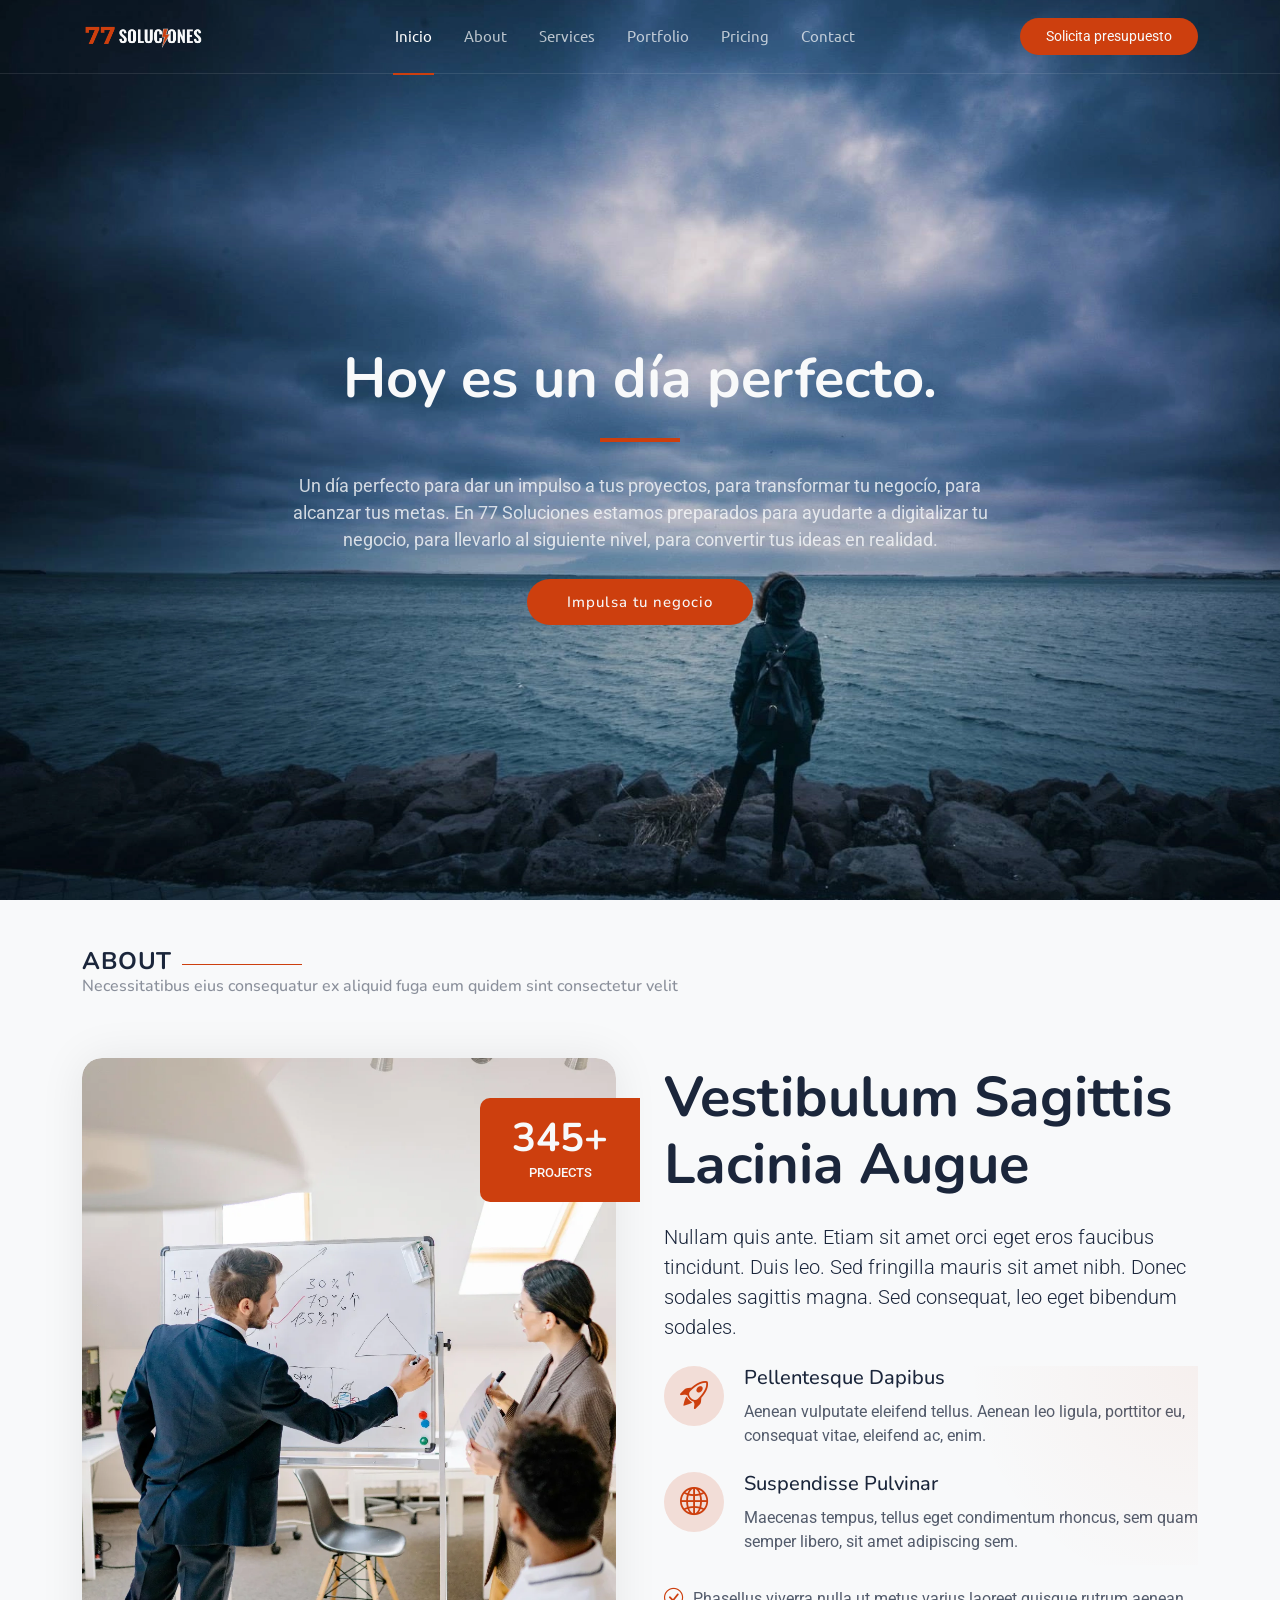
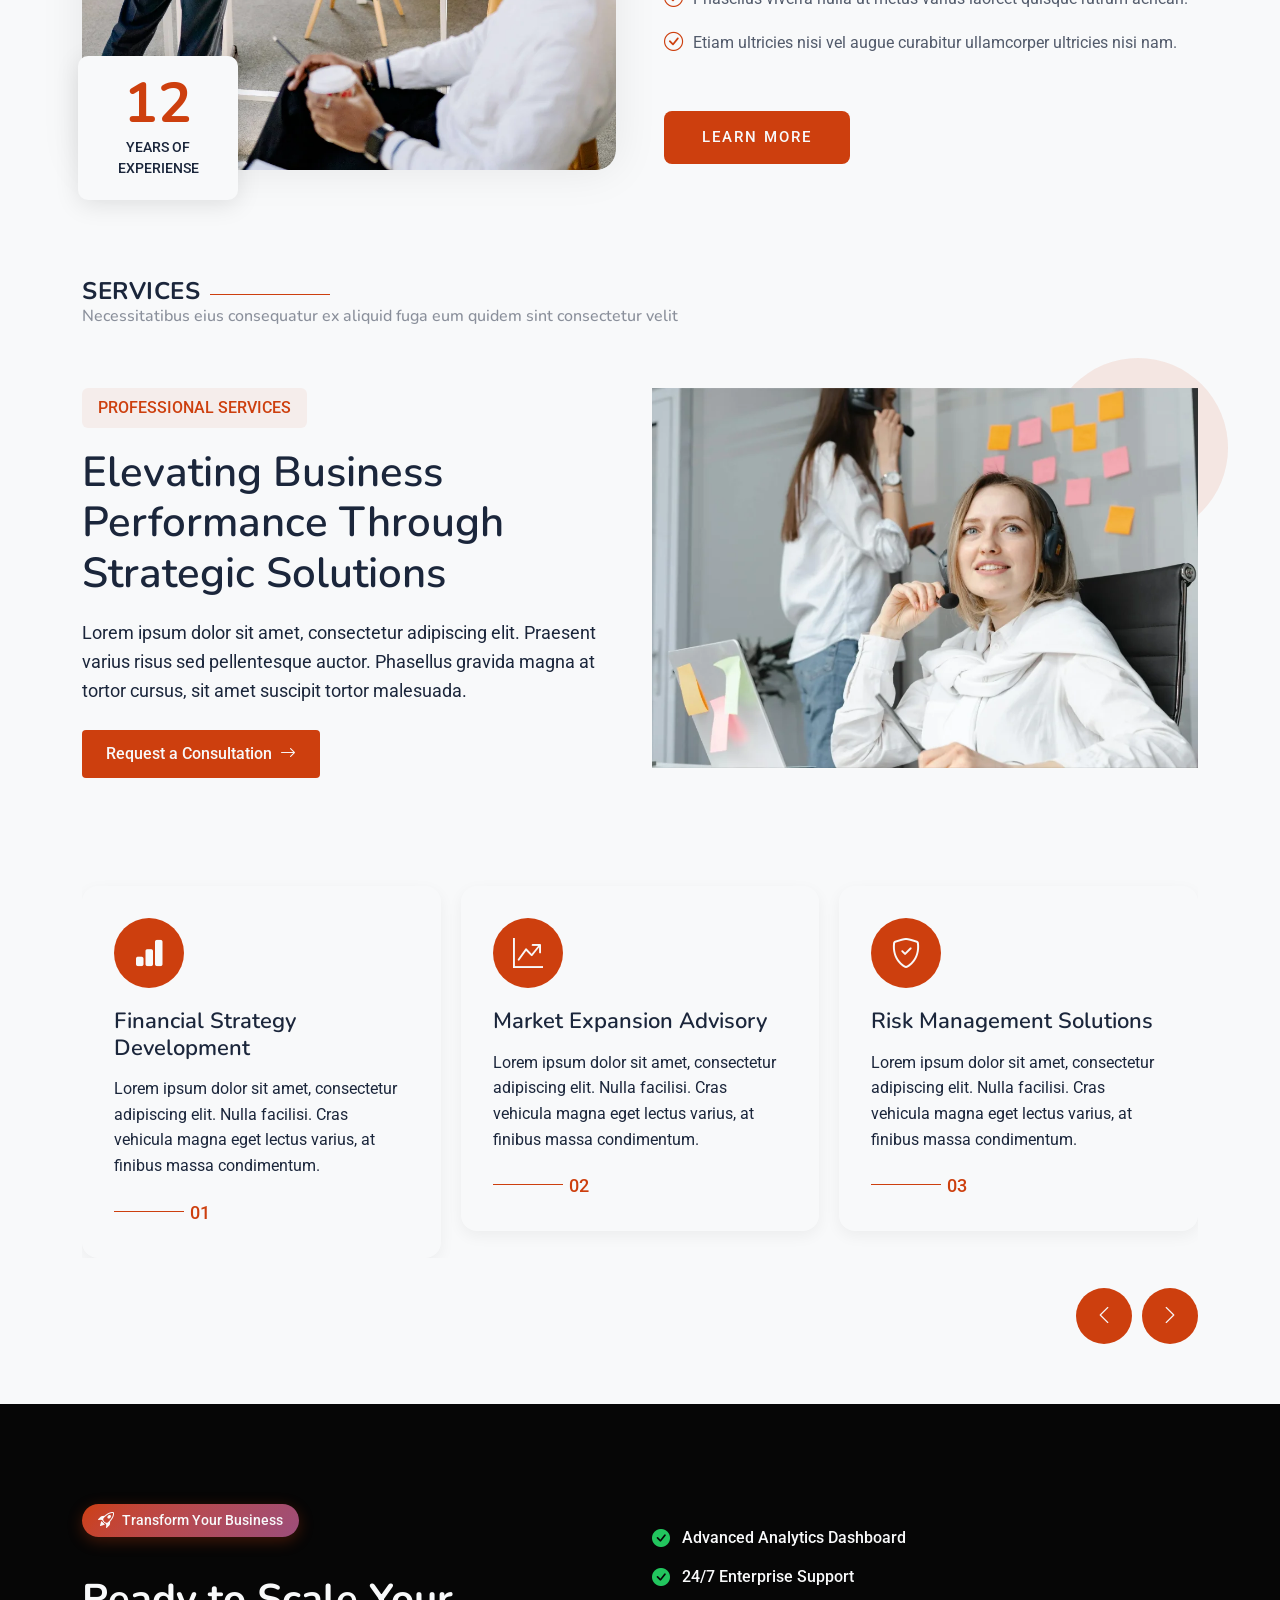
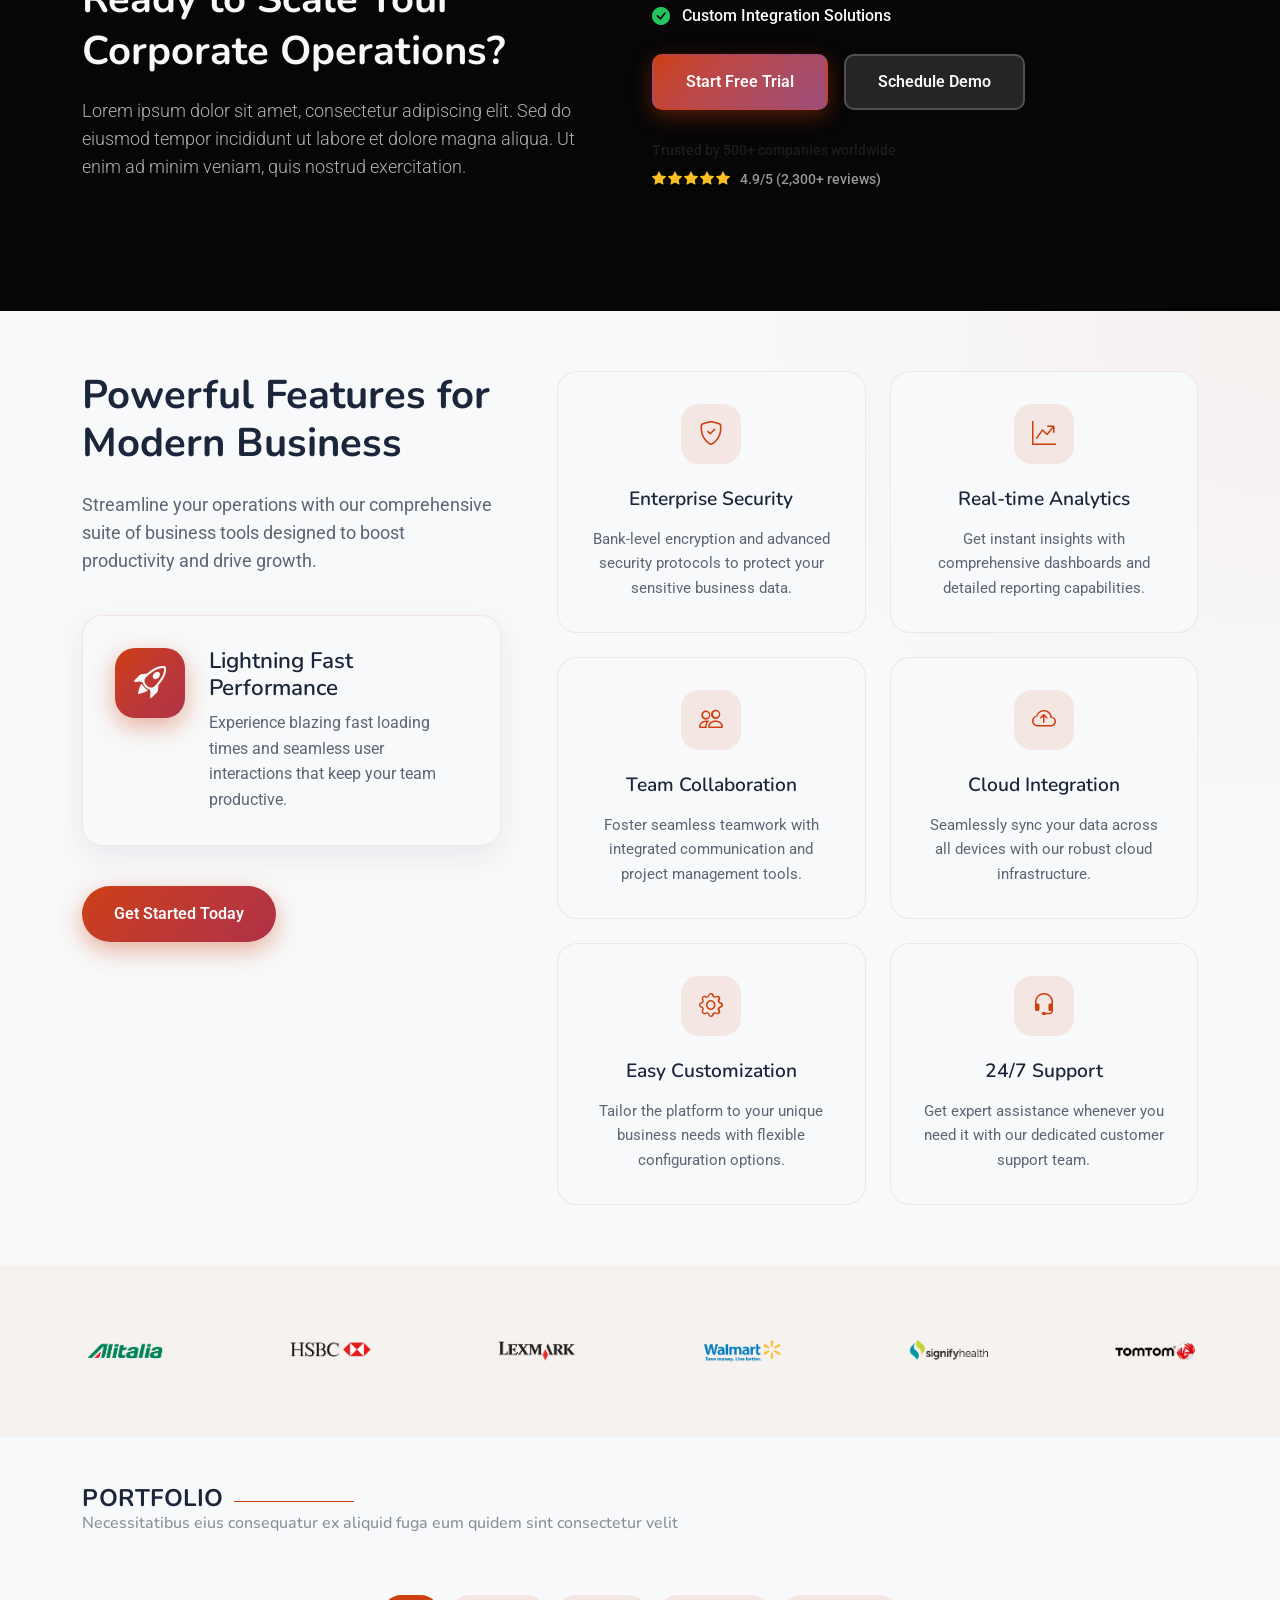
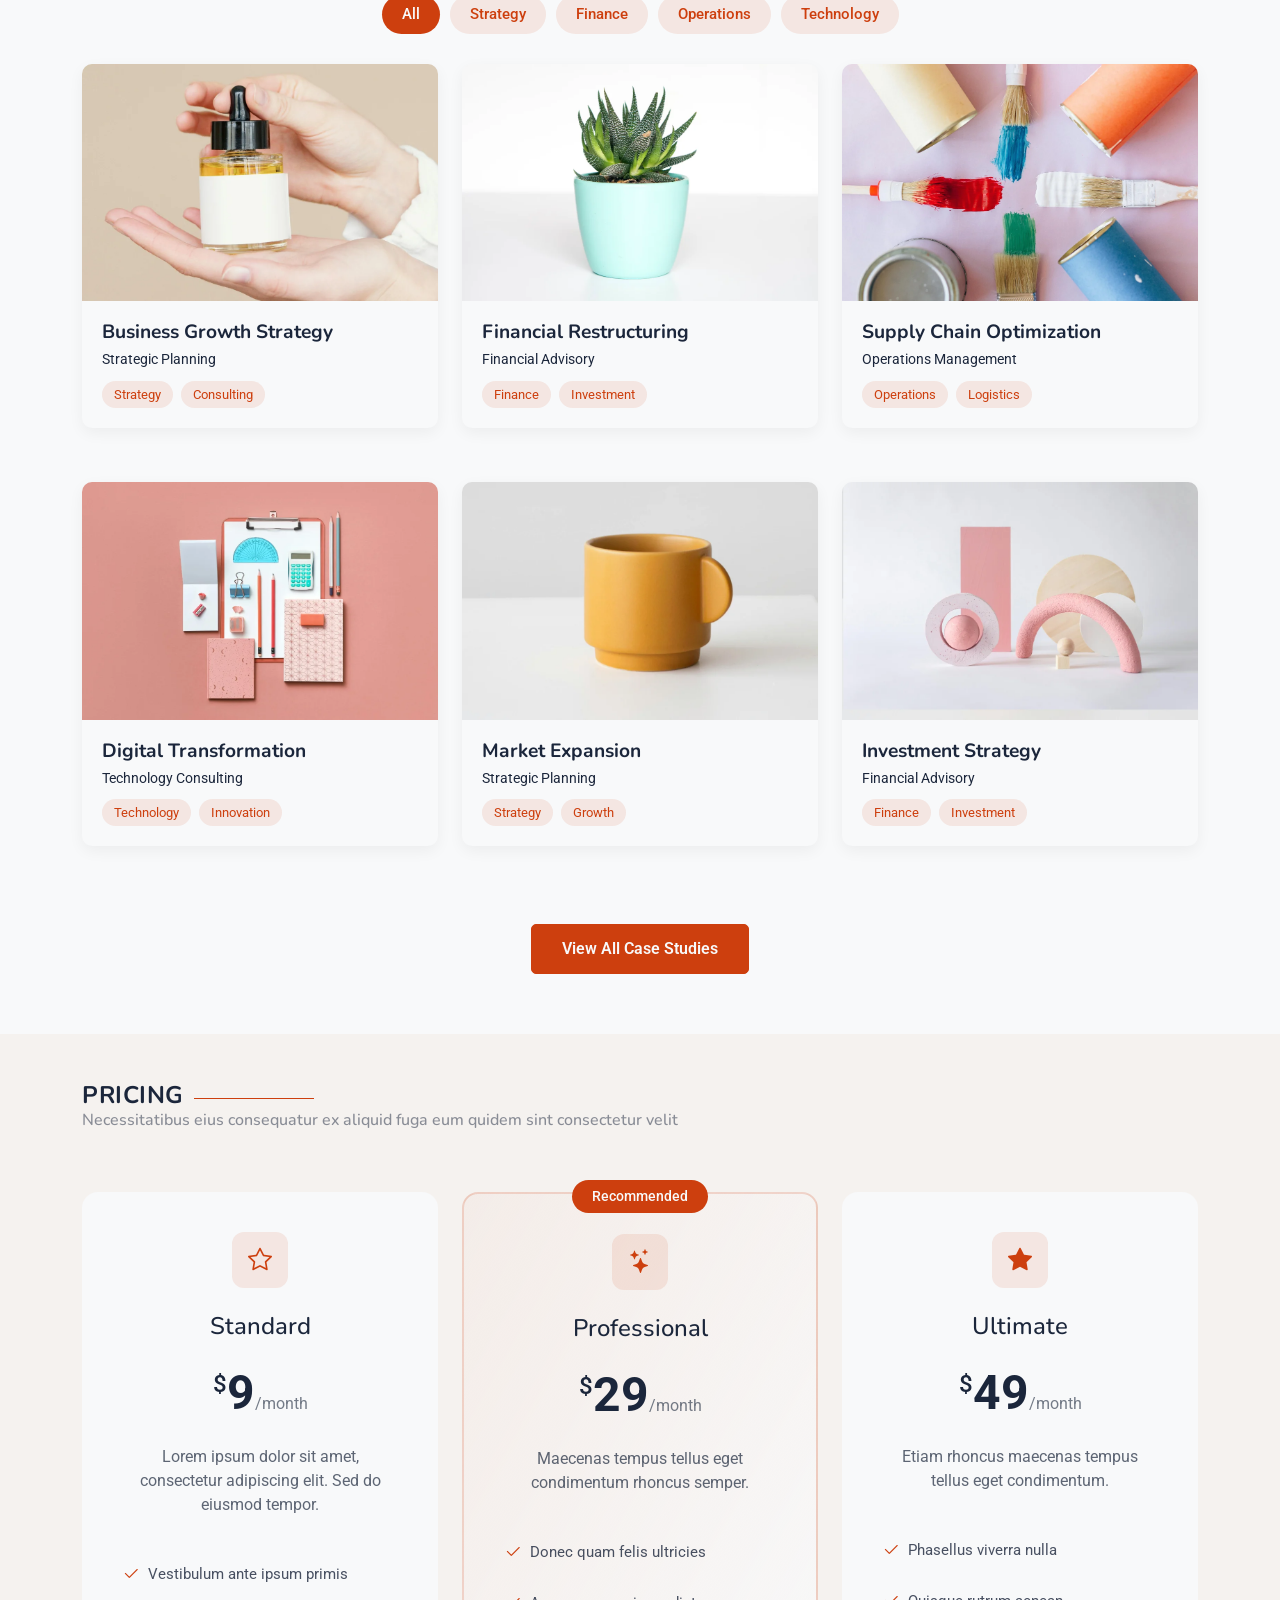
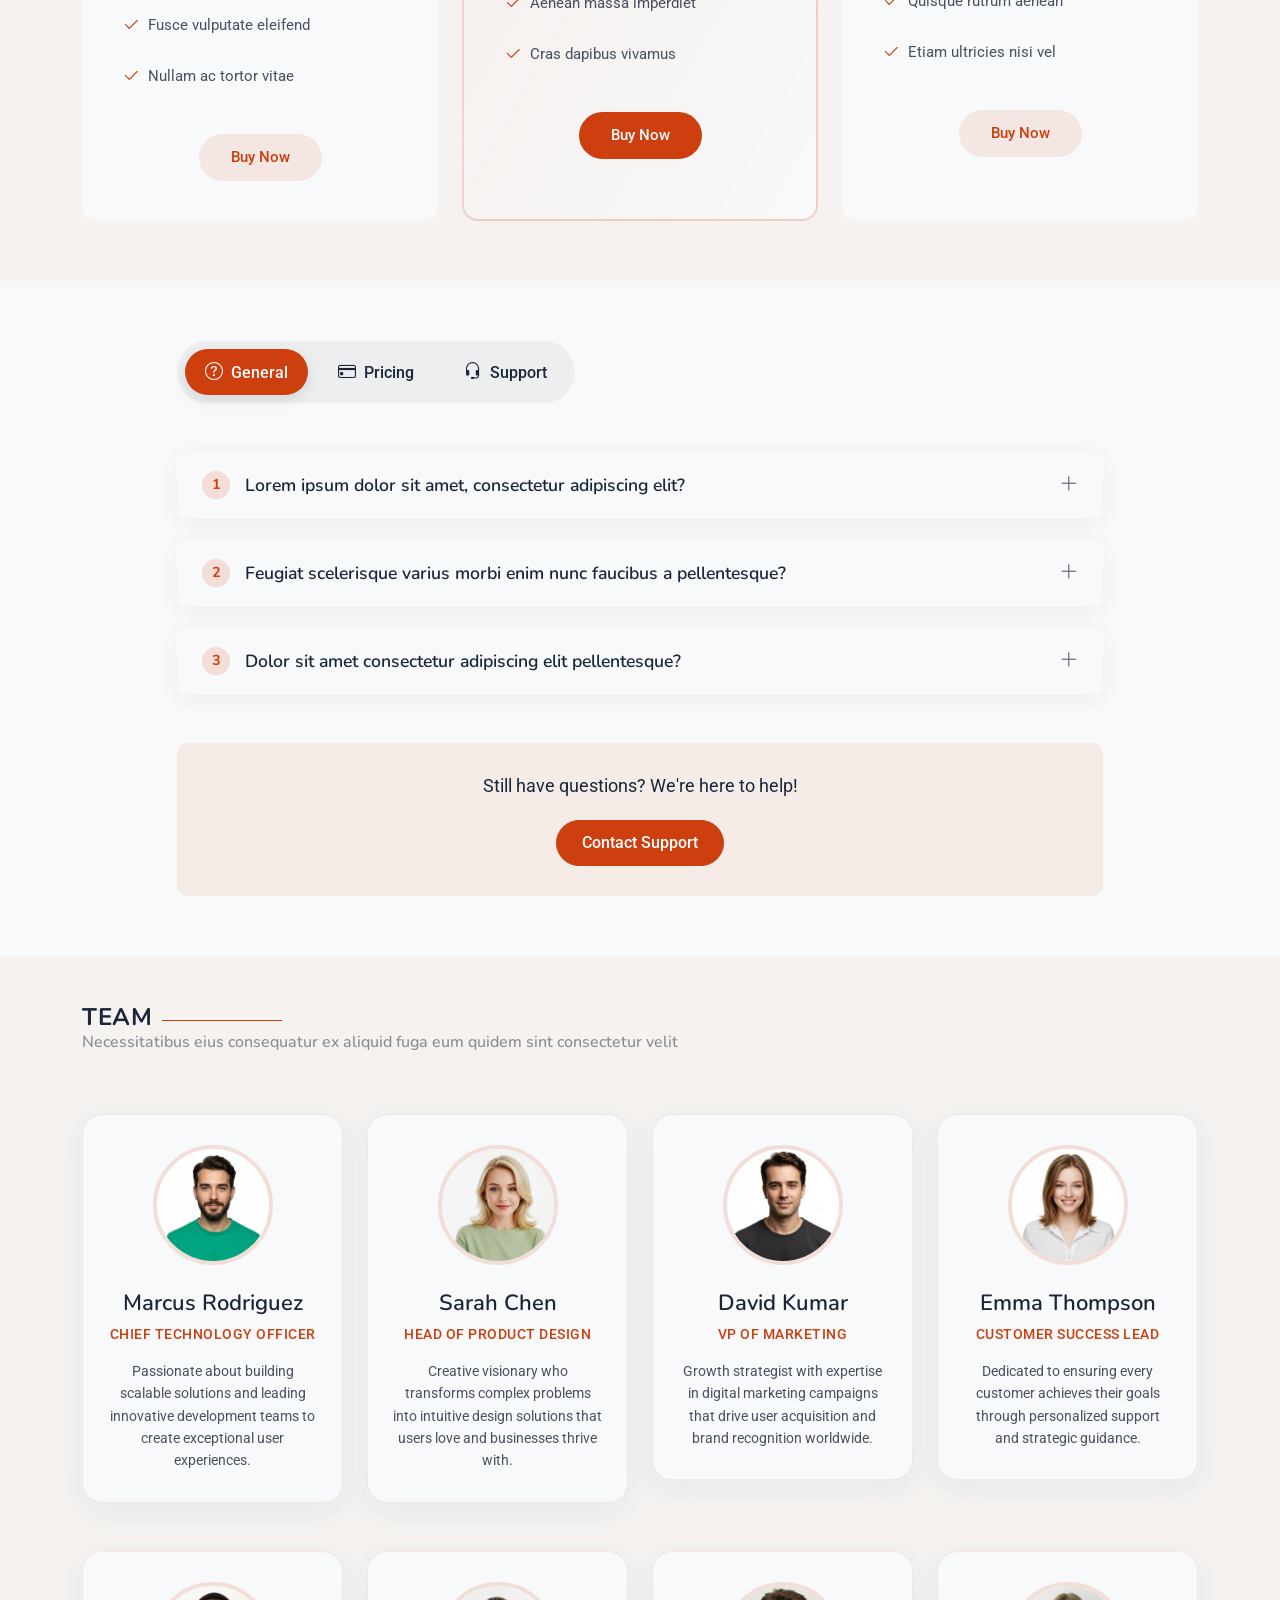
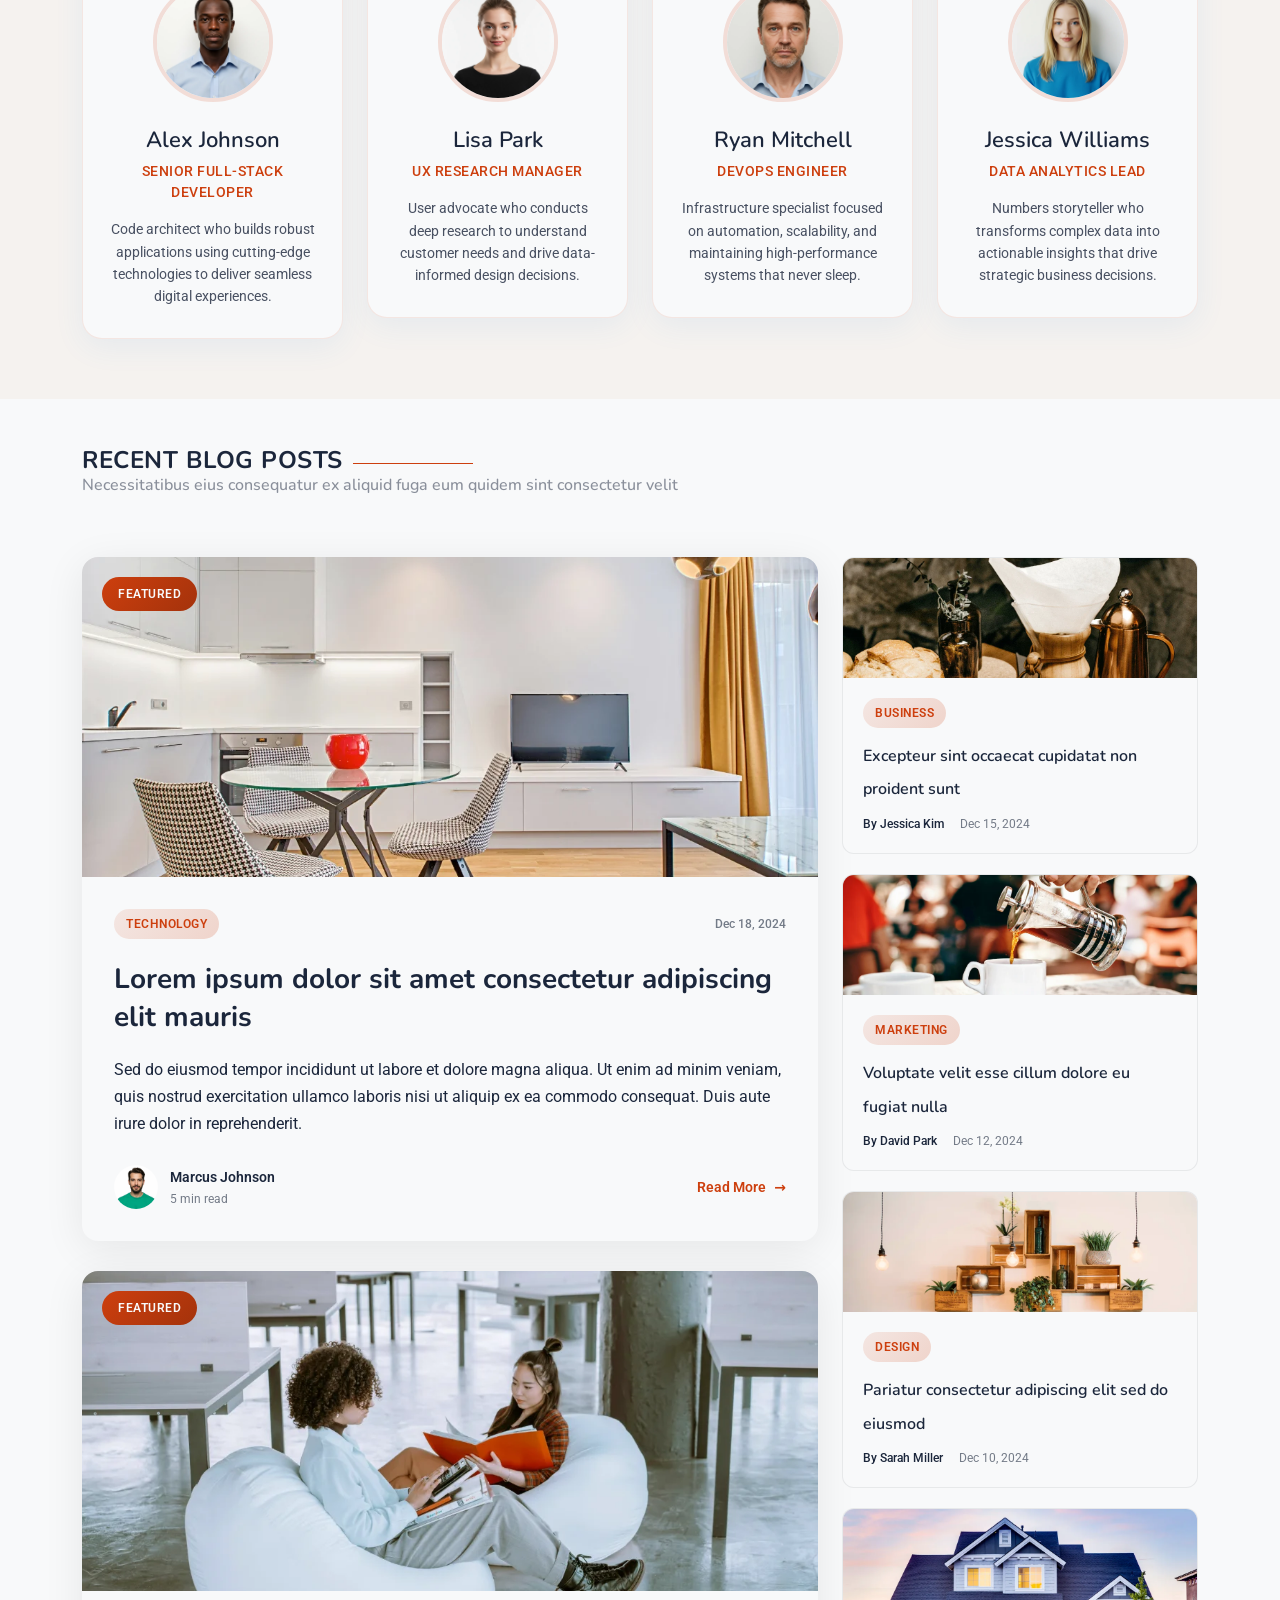
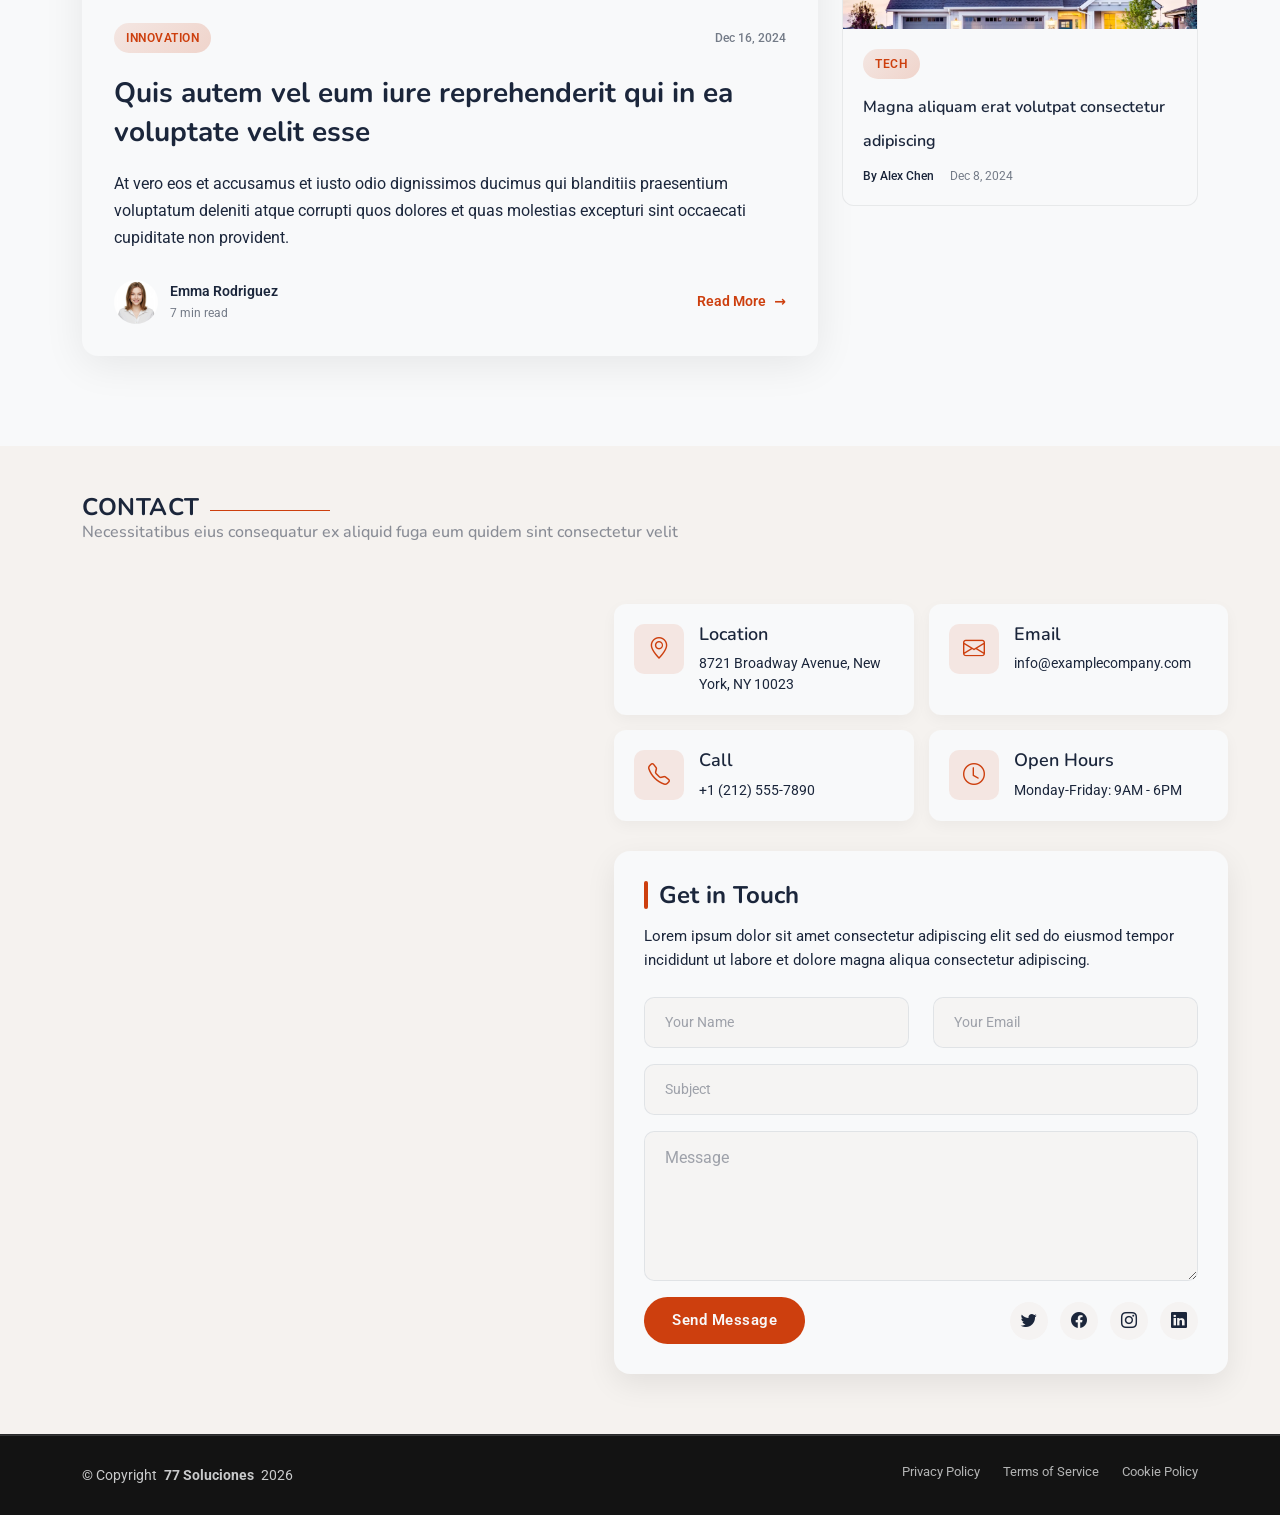
<file: index.html>
<!doctype html>
<html lang="en">
  <head>
    <meta charset="utf-8" />
    <meta content="width=device-width, initial-scale=1.0" name="viewport" />
    <title>77 Soluciones - Desarrollo a medida</title>
    <meta name="description" content="" />
    <meta name="keywords" content="" />

    <!-- Favicons -->
    <link href="assets/img/favicon.png" rel="icon" />
    <link href="assets/img/apple-touch-icon.png" rel="apple-touch-icon" />

    <!-- Fonts -->
    <link href="https://fonts.googleapis.com" rel="preconnect" />
    <link href="https://fonts.gstatic.com" rel="preconnect" crossorigin />
    <link
      href="https://fonts.googleapis.com/css2?family=Roboto:ital,wght@0,100;0,300;0,400;0,500;0,700;0,900;1,100;1,300;1,400;1,500;1,700;1,900&family=Ubuntu:ital,wght@0,300;0,400;0,500;0,700;1,300;1,400;1,500;1,700&family=Nunito:ital,wght@0,200;0,300;0,400;0,500;0,600;0,700;0,800;0,900;1,200;1,300;1,400;1,500;1,600;1,700;1,800;1,900&display=swap"
      rel="stylesheet"
    />

    <!-- Vendor CSS Files -->
    <link
      href="assets/vendor/bootstrap/css/bootstrap.min.css"
      rel="stylesheet"
    />
    <link
      href="assets/vendor/bootstrap-icons/bootstrap-icons.css"
      rel="stylesheet"
    />
    <link href="assets/vendor/aos/aos.css" rel="stylesheet" />

    <link
      href="assets/vendor/swiper/swiper-bundle.min.css?v=1.0.0"
      rel="stylesheet"
    />
    <link
      href="assets/vendor/glightbox/css/glightbox.min.css"
      rel="stylesheet"
    />

    <!-- Main CSS File -->
    <link rel="preload" href="assets/css/main.css" as="style" />
    <link href="assets/css/main.css" rel="stylesheet" />
  </head>

  <body class="index-page">
    <header id="header" class="header d-flex align-items-center fixed-top">
      <div
        class="container position-relative d-flex align-items-center justify-content-between"
      >
        <a
          href="index.html"
          class="logo d-flex align-items-center me-auto me-xl-0"
        >
          <img src="assets/img/logo.webp" alt="" />
        </a>

        <nav id="navmenu" class="navmenu">
          <ul>
            <li><a href="#hero" class="active">Inicio</a></li>
            <li><a href="#about">About</a></li>
            <li><a href="#services">Services</a></li>
            <li><a href="#portfolio">Portfolio</a></li>
            <li><a href="#pricing">Pricing</a></li>
            <li><a href="#contact">Contact</a></li>
          </ul>
          <i class="mobile-nav-toggle d-xl-none bi bi-list"></i>
        </nav>

        <a class="cta-btn" href="#contact">Solicita presupuesto</a>
      </div>
    </header>

    <main class="main">
      <!-- Hero Section -->
      <section
        id="hero"
        class="hero section dark-background"
        style="
          background-image: url(&quot;assets/img/inicio/storm-portada.webp&quot;);
          background-size: cover;
          background-position: center;
        "
      >
        <div class="info d-flex align-items-center">
          <div class="container">
            <div
              class="row justify-content-center"
              data-aos="fade-up"
              data-aos-delay="100"
            >
              <div class="col-lg-8 text-center">
                <h2>Hoy es un día perfecto.</h2>
                <p>
                  Un día perfecto para dar un impulso a tus proyectos, para
                  transformar tu negocío, para alcanzar tus metas. En 77
                  Soluciones estamos preparados para ayudarte a digitalizar tu
                  negocio, para llevarlo al siguiente nivel, para convertir tus
                  ideas en realidad.
                </p>
                <a href="#contact" class="btn-get-started"
                  >Impulsa tu negocio</a
                >
              </div>
            </div>
          </div>
        </div>
      </section>
      <!-- /Hero Section -->

      <!-- About Section -->
      <section id="about" class="about section">
        <!-- Section Title -->
        <div class="container section-title">
          <h2>About</h2>
          <p>
            Necessitatibus eius consequatur ex aliquid fuga eum quidem sint
            consectetur velit
          </p>
        </div>
        <!-- End Section Title -->

        <div class="container" data-aos="fade-up" data-aos-delay="100">
          <div class="row g-5 align-items-center">
            <div class="col-lg-6 position-relative">
              <div class="about-img" data-aos="fade-right">
                <img
                  src="assets/img/about/about-portrait-2.webp"
                  class="img-fluid"
                  alt=""
                />
              </div>
              <div class="experience-badge" data-aos="fade-up">
                <h2>12</h2>
                <p>Years of<br />Experiense</p>
              </div>
              <div class="projects-badge" data-aos="fade-left">
                <h2>345+</h2>
                <p>Projects</p>
              </div>
            </div>

            <div class="col-lg-6" data-aos="fade-left">
              <h2 class="display-4 fw-bold mb-4">
                Vestibulum Sagittis Lacinia Augue
              </h2>
              <p class="lead mb-4">
                Nullam quis ante. Etiam sit amet orci eget eros faucibus
                tincidunt. Duis leo. Sed fringilla mauris sit amet nibh. Donec
                sodales sagittis magna. Sed consequat, leo eget bibendum
                sodales.
              </p>

              <div class="features">
                <div class="feature-item mb-4" data-aos="fade-up">
                  <div class="feature-icon">
                    <i class="bi bi-rocket-takeoff"></i>
                  </div>
                  <div class="feature-content">
                    <h4>Pellentesque Dapibus</h4>
                    <p>
                      Aenean vulputate eleifend tellus. Aenean leo ligula,
                      porttitor eu, consequat vitae, eleifend ac, enim.
                    </p>
                  </div>
                </div>

                <div
                  class="feature-item mb-4"
                  data-aos="fade-up"
                  data-aos-delay="100"
                >
                  <div class="feature-icon">
                    <i class="bi bi-globe2"></i>
                  </div>
                  <div class="feature-content">
                    <h4>Suspendisse Pulvinar</h4>
                    <p>
                      Maecenas tempus, tellus eget condimentum rhoncus, sem quam
                      semper libero, sit amet adipiscing sem.
                    </p>
                  </div>
                </div>

                <ul class="check-list" data-aos="fade-up" data-aos-delay="200">
                  <li>
                    <i class="bi bi-check-circle"></i> Phasellus viverra nulla
                    ut metus varius laoreet quisque rutrum aenean.
                  </li>
                  <li>
                    <i class="bi bi-check-circle"></i> Etiam ultricies nisi vel
                    augue curabitur ullamcorper ultricies nisi nam.
                  </li>
                </ul>

                <a
                  href="#"
                  class="btn btn-primary btn-lg mt-4"
                  data-aos="fade-up"
                  data-aos-delay="300"
                  >Learn More</a
                >
              </div>
            </div>
          </div>
        </div>
      </section>
      <!-- /About Section -->

      <!-- Services Section -->
      <section id="services" class="services section">
        <!-- Section Title -->
        <div class="container section-title">
          <h2>Services</h2>
          <p>
            Necessitatibus eius consequatur ex aliquid fuga eum quidem sint
            consectetur velit
          </p>
        </div>
        <!-- End Section Title -->

        <div class="container" data-aos="fade-up" data-aos-delay="100">
          <div class="row">
            <div class="col-lg-6">
              <div
                class="services-content"
                data-aos="fade-left"
                data-aos-duration="900"
              >
                <span class="subtitle">Professional Services</span>
                <h2>
                  Elevating Business Performance Through Strategic Solutions
                </h2>
                <p data-aos="fade-right" data-aos-duration="800">
                  Lorem ipsum dolor sit amet, consectetur adipiscing elit.
                  Praesent varius risus sed pellentesque auctor. Phasellus
                  gravida magna at tortor cursus, sit amet suscipit tortor
                  malesuada.
                </p>
                <div
                  class="mt-4"
                  data-aos="fade-right"
                  data-aos-duration="1100"
                >
                  <a href="service-details.html" class="btn-consultation"
                    ><span>Request a Consultation</span
                    ><i class="bi bi-arrow-right"></i
                  ></a>
                </div>
              </div>
            </div>
            <div class="col-lg-6">
              <div
                class="services-image"
                data-aos="fade-left"
                data-aos-delay="200"
              >
                <img
                  src="assets/img/services/services-9.webp"
                  alt="Business Services"
                  class="img-fluid"
                />
                <div class="shape-circle"></div>
                <div class="shape-accent"></div>
              </div>
            </div>
          </div>

          <div class="row mt-5" data-aos="fade-up" data-aos-duration="1000">
            <div class="col-12">
              <div class="services-slider swiper init-swiper">
                <script type="application/json" class="swiper-config">
                  {
                    "slidesPerView": 3,
                    "spaceBetween": 20,
                    "loop": true,
                    "speed": 600,
                    "autoplay": {
                      "delay": 5000
                    },
                    "navigation": {
                      "nextEl": ".swiper-nav-next",
                      "prevEl": ".swiper-nav-prev"
                    },
                    "breakpoints": {
                      "320": {
                        "slidesPerView": 1
                      },
                      "768": {
                        "slidesPerView": 2
                      },
                      "992": {
                        "slidesPerView": 3
                      }
                    }
                  }
                </script>
                <div class="swiper-wrapper">
                  <div class="swiper-slide">
                    <div class="service-card">
                      <div class="icon-box">
                        <i class="bi bi-bar-chart-fill"></i>
                      </div>
                      <a href="service-details.html" class="arrow-link"
                        ><i class="bi bi-arrow-right"></i
                      ></a>
                      <div class="content">
                        <h4>
                          <a href="service-details.html"
                            >Financial Strategy Development</a
                          >
                        </h4>
                        <p>
                          Lorem ipsum dolor sit amet, consectetur adipiscing
                          elit. Nulla facilisi. Cras vehicula magna eget lectus
                          varius, at finibus massa condimentum.
                        </p>
                        <div class="service-number">01</div>
                      </div>
                    </div>
                  </div>

                  <div class="swiper-slide">
                    <div class="service-card">
                      <div class="icon-box">
                        <i class="bi bi-graph-up-arrow"></i>
                      </div>
                      <a href="service-details.html" class="arrow-link"
                        ><i class="bi bi-arrow-right"></i
                      ></a>
                      <div class="content">
                        <h4>
                          <a href="service-details.html"
                            >Market Expansion Advisory</a
                          >
                        </h4>
                        <p>
                          Lorem ipsum dolor sit amet, consectetur adipiscing
                          elit. Nulla facilisi. Cras vehicula magna eget lectus
                          varius, at finibus massa condimentum.
                        </p>
                        <div class="service-number">02</div>
                      </div>
                    </div>
                  </div>

                  <div class="swiper-slide">
                    <div class="service-card">
                      <div class="icon-box">
                        <i class="bi bi-shield-check"></i>
                      </div>
                      <a href="service-details.html" class="arrow-link"
                        ><i class="bi bi-arrow-right"></i
                      ></a>
                      <div class="content">
                        <h4>
                          <a href="service-details.html"
                            >Risk Management Solutions</a
                          >
                        </h4>
                        <p>
                          Lorem ipsum dolor sit amet, consectetur adipiscing
                          elit. Nulla facilisi. Cras vehicula magna eget lectus
                          varius, at finibus massa condimentum.
                        </p>
                        <div class="service-number">03</div>
                      </div>
                    </div>
                  </div>

                  <div class="swiper-slide">
                    <div class="service-card">
                      <div class="icon-box">
                        <i class="bi bi-lightbulb-fill"></i>
                      </div>
                      <a href="service-details.html" class="arrow-link"
                        ><i class="bi bi-arrow-right"></i
                      ></a>
                      <div class="content">
                        <h4>
                          <a href="service-details.html"
                            >Innovation &amp; Digital Transformation</a
                          >
                        </h4>
                        <p>
                          Lorem ipsum dolor sit amet, consectetur adipiscing
                          elit. Nulla facilisi. Cras vehicula magna eget lectus
                          varius, at finibus massa condimentum.
                        </p>
                        <div class="service-number">04</div>
                      </div>
                    </div>
                  </div>

                  <div class="swiper-slide">
                    <div class="service-card">
                      <div class="icon-box">
                        <i class="bi bi-people-fill"></i>
                      </div>
                      <a href="service-details.html" class="arrow-link"
                        ><i class="bi bi-arrow-right"></i
                      ></a>
                      <div class="content">
                        <h4>
                          <a href="service-details.html"
                            >Talent Management Strategy</a
                          >
                        </h4>
                        <p>
                          Lorem ipsum dolor sit amet, consectetur adipiscing
                          elit. Nulla facilisi. Cras vehicula magna eget lectus
                          varius, at finibus massa condimentum.
                        </p>
                        <div class="service-number">05</div>
                      </div>
                    </div>
                  </div>
                </div>
              </div>
            </div>
          </div>

          <div class="row">
            <div class="col-12">
              <div class="swiper-navigation">
                <button class="swiper-nav-prev">
                  <i class="bi bi-chevron-left"></i>
                </button>
                <button class="swiper-nav-next">
                  <i class="bi bi-chevron-right"></i>
                </button>
              </div>
            </div>
          </div>
        </div>
      </section>
      <!-- /Services Section -->

      <!-- Call To Action Section -->
      <section
        id="call-to-action"
        class="call-to-action section dark-background"
      >
        <div class="container" data-aos="fade-up" data-aos-delay="100">
          <div class="row align-items-center">
            <div class="col-lg-6" data-aos="fade-right" data-aos-delay="200">
              <div class="cta-content">
                <div class="badge mb-3">
                  <i class="bi bi-rocket-takeoff"></i>
                  Transform Your Business
                </div>
                <h2>Ready to Scale Your Corporate Operations?</h2>
                <p class="lead">
                  Lorem ipsum dolor sit amet, consectetur adipiscing elit. Sed
                  do eiusmod tempor incididunt ut labore et dolore magna aliqua.
                  Ut enim ad minim veniam, quis nostrud exercitation.
                </p>
              </div>
            </div>

            <div class="col-lg-6" data-aos="fade-left" data-aos-delay="300">
              <div class="features-list mb-4">
                <div class="feature-item">
                  <i class="bi bi-check-circle-fill"></i>
                  <span>Advanced Analytics Dashboard</span>
                </div>
                <div class="feature-item">
                  <i class="bi bi-check-circle-fill"></i>
                  <span>24/7 Enterprise Support</span>
                </div>
                <div class="feature-item">
                  <i class="bi bi-check-circle-fill"></i>
                  <span>Custom Integration Solutions</span>
                </div>
              </div>

              <div class="cta-buttons">
                <a href="#" class="btn btn-primary">Start Free Trial</a>
                <a href="#" class="btn btn-outline">Schedule Demo</a>
              </div>

              <div class="trust-indicators mt-4">
                <small class="text-muted"
                  >Trusted by 500+ companies worldwide</small
                >
                <div class="rating">
                  <i class="bi bi-star-fill"></i>
                  <i class="bi bi-star-fill"></i>
                  <i class="bi bi-star-fill"></i>
                  <i class="bi bi-star-fill"></i>
                  <i class="bi bi-star-fill"></i>
                  <span class="ms-2">4.9/5 (2,300+ reviews)</span>
                </div>
              </div>
            </div>
          </div>
        </div>
      </section>
      <!-- /Call To Action Section -->

      <!-- Features Section -->
      <section id="features" class="features section">
        <div class="container" data-aos="fade-up" data-aos-delay="100">
          <div class="row">
            <div class="col-lg-5" data-aos="fade-right" data-aos-delay="200">
              <div class="features-content">
                <h2>Powerful Features for Modern Business</h2>
                <p>
                  Streamline your operations with our comprehensive suite of
                  business tools designed to boost productivity and drive
                  growth.
                </p>

                <div class="main-feature">
                  <div class="feature-icon">
                    <i class="bi bi-rocket-takeoff"></i>
                  </div>
                  <div class="feature-text">
                    <h4>Lightning Fast Performance</h4>
                    <p>
                      Experience blazing fast loading times and seamless user
                      interactions that keep your team productive.
                    </p>
                  </div>
                </div>
                <!-- End Main Feature -->

                <a href="#" class="btn-get-started">Get Started Today</a>
              </div>
            </div>

            <div class="col-lg-7" data-aos="fade-left" data-aos-delay="300">
              <div class="features-grid">
                <div
                  class="feature-card"
                  data-aos="zoom-in"
                  data-aos-delay="400"
                >
                  <div class="icon-wrapper">
                    <i class="bi bi-shield-check"></i>
                  </div>
                  <h5>Enterprise Security</h5>
                  <p>
                    Bank-level encryption and advanced security protocols to
                    protect your sensitive business data.
                  </p>
                </div>
                <!-- End Feature Card -->

                <div
                  class="feature-card"
                  data-aos="zoom-in"
                  data-aos-delay="450"
                >
                  <div class="icon-wrapper">
                    <i class="bi bi-graph-up-arrow"></i>
                  </div>
                  <h5>Real-time Analytics</h5>
                  <p>
                    Get instant insights with comprehensive dashboards and
                    detailed reporting capabilities.
                  </p>
                </div>
                <!-- End Feature Card -->

                <div
                  class="feature-card"
                  data-aos="zoom-in"
                  data-aos-delay="500"
                >
                  <div class="icon-wrapper">
                    <i class="bi bi-people"></i>
                  </div>
                  <h5>Team Collaboration</h5>
                  <p>
                    Foster seamless teamwork with integrated communication and
                    project management tools.
                  </p>
                </div>
                <!-- End Feature Card -->

                <div
                  class="feature-card"
                  data-aos="zoom-in"
                  data-aos-delay="550"
                >
                  <div class="icon-wrapper">
                    <i class="bi bi-cloud-arrow-up"></i>
                  </div>
                  <h5>Cloud Integration</h5>
                  <p>
                    Seamlessly sync your data across all devices with our robust
                    cloud infrastructure.
                  </p>
                </div>
                <!-- End Feature Card -->

                <div
                  class="feature-card"
                  data-aos="zoom-in"
                  data-aos-delay="600"
                >
                  <div class="icon-wrapper">
                    <i class="bi bi-gear"></i>
                  </div>
                  <h5>Easy Customization</h5>
                  <p>
                    Tailor the platform to your unique business needs with
                    flexible configuration options.
                  </p>
                </div>
                <!-- End Feature Card -->

                <div
                  class="feature-card"
                  data-aos="zoom-in"
                  data-aos-delay="650"
                >
                  <div class="icon-wrapper">
                    <i class="bi bi-headset"></i>
                  </div>
                  <h5>24/7 Support</h5>
                  <p>
                    Get expert assistance whenever you need it with our
                    dedicated customer support team.
                  </p>
                </div>
                <!-- End Feature Card -->
              </div>
            </div>
          </div>
        </div>
      </section>
      <!-- /Features Section -->

      <!-- Clients Section -->
      <section id="clients" class="clients section light-background">
        <div class="container">
          <div class="swiper init-swiper">
            <script type="application/json" class="swiper-config">
              {
                "loop": true,
                "speed": 600,
                "autoplay": {
                  "delay": 5000
                },
                "slidesPerView": "auto",
                "pagination": {
                  "el": ".swiper-pagination",
                  "type": "bullets",
                  "clickable": true
                },
                "breakpoints": {
                  "320": {
                    "slidesPerView": 2,
                    "spaceBetween": 40
                  },
                  "480": {
                    "slidesPerView": 3,
                    "spaceBetween": 60
                  },
                  "640": {
                    "slidesPerView": 4,
                    "spaceBetween": 80
                  },
                  "992": {
                    "slidesPerView": 6,
                    "spaceBetween": 120
                  }
                }
              }
            </script>
            <div class="swiper-wrapper align-items-center">
              <div class="swiper-slide">
                <img
                  src="assets/img/clients/clients-1.webp"
                  class="img-fluid"
                  alt=""
                />
              </div>
              <div class="swiper-slide">
                <img
                  src="assets/img/clients/clients-2.webp"
                  class="img-fluid"
                  alt=""
                />
              </div>
              <div class="swiper-slide">
                <img
                  src="assets/img/clients/clients-3.webp"
                  class="img-fluid"
                  alt=""
                />
              </div>
              <div class="swiper-slide">
                <img
                  src="assets/img/clients/clients-4.webp"
                  class="img-fluid"
                  alt=""
                />
              </div>
              <div class="swiper-slide">
                <img
                  src="assets/img/clients/clients-5.webp"
                  class="img-fluid"
                  alt=""
                />
              </div>
              <div class="swiper-slide">
                <img
                  src="assets/img/clients/clients-6.webp"
                  class="img-fluid"
                  alt=""
                />
              </div>
              <div class="swiper-slide">
                <img
                  src="assets/img/clients/clients-7.webp"
                  class="img-fluid"
                  alt=""
                />
              </div>
              <div class="swiper-slide">
                <img
                  src="assets/img/clients/clients-8.webp"
                  class="img-fluid"
                  alt=""
                />
              </div>
            </div>
          </div>
        </div>
      </section>
      <!-- /Clients Section -->

      <!-- Portfolio Section -->
      <section id="portfolio" class="portfolio section">
        <!-- Section Title -->
        <div class="container section-title">
          <h2>Portfolio</h2>
          <p>
            Necessitatibus eius consequatur ex aliquid fuga eum quidem sint
            consectetur velit
          </p>
        </div>
        <!-- End Section Title -->

        <div class="container" data-aos="fade-up" data-aos-delay="100">
          <div
            class="isotope-layout"
            data-default-filter="*"
            data-layout="masonry"
            data-sort="original-order"
          >
            <ul
              class="portfolio-filters isotope-filters"
              data-aos="fade-up"
              data-aos-delay="200"
            >
              <li data-filter="*" class="filter-active">All</li>
              <li data-filter=".filter-strategy">Strategy</li>
              <li data-filter=".filter-finance">Finance</li>
              <li data-filter=".filter-operations">Operations</li>
              <li data-filter=".filter-technology">Technology</li>
            </ul>
            <!-- End Portfolio Filters -->

            <div
              class="row gy-4 isotope-container"
              data-aos="fade-up"
              data-aos-delay="300"
            >
              <div
                class="col-lg-4 col-md-6 portfolio-item isotope-item filter-strategy"
              >
                <div class="portfolio-card">
                  <div class="portfolio-img">
                    <img
                      src="assets/img/portfolio/portfolio-1.webp"
                      alt="Portfolio Item"
                      class="img-fluid"
                    />
                    <div class="portfolio-overlay">
                      <a
                        href="assets/img/portfolio/portfolio-1.webp"
                        class="glightbox portfolio-lightbox"
                        ><i class="bi bi-plus"></i
                      ></a>
                      <a href="#" class="portfolio-details-link"
                        ><i class="bi bi-link"></i
                      ></a>
                    </div>
                  </div>
                  <div class="portfolio-info">
                    <h4>Business Growth Strategy</h4>
                    <p>Strategic Planning</p>
                    <div class="portfolio-tags">
                      <span>Strategy</span>
                      <span>Consulting</span>
                    </div>
                  </div>
                </div>
              </div>

              <div
                class="col-lg-4 col-md-6 portfolio-item isotope-item filter-finance"
              >
                <div class="portfolio-card">
                  <div class="portfolio-img">
                    <img
                      src="assets/img/portfolio/portfolio-2.webp"
                      alt="Portfolio Item"
                      class="img-fluid"
                    />
                    <div class="portfolio-overlay">
                      <a
                        href="assets/img/portfolio/portfolio-2.webp"
                        class="glightbox portfolio-lightbox"
                        ><i class="bi bi-plus"></i
                      ></a>
                      <a href="#" class="portfolio-details-link"
                        ><i class="bi bi-link"></i
                      ></a>
                    </div>
                  </div>
                  <div class="portfolio-info">
                    <h4>Financial Restructuring</h4>
                    <p>Financial Advisory</p>
                    <div class="portfolio-tags">
                      <span>Finance</span>
                      <span>Investment</span>
                    </div>
                  </div>
                </div>
              </div>

              <div
                class="col-lg-4 col-md-6 portfolio-item isotope-item filter-operations"
              >
                <div class="portfolio-card">
                  <div class="portfolio-img">
                    <img
                      src="assets/img/portfolio/portfolio-3.webp"
                      alt="Portfolio Item"
                      class="img-fluid"
                    />
                    <div class="portfolio-overlay">
                      <a
                        href="assets/img/portfolio/portfolio-3.webp"
                        class="glightbox portfolio-lightbox"
                        ><i class="bi bi-plus"></i
                      ></a>
                      <a href="#" class="portfolio-details-link"
                        ><i class="bi bi-link"></i
                      ></a>
                    </div>
                  </div>
                  <div class="portfolio-info">
                    <h4>Supply Chain Optimization</h4>
                    <p>Operations Management</p>
                    <div class="portfolio-tags">
                      <span>Operations</span>
                      <span>Logistics</span>
                    </div>
                  </div>
                </div>
              </div>

              <div
                class="col-lg-4 col-md-6 portfolio-item isotope-item filter-technology"
              >
                <div class="portfolio-card">
                  <div class="portfolio-img">
                    <img
                      src="assets/img/portfolio/portfolio-4.webp"
                      alt="Portfolio Item"
                      class="img-fluid"
                    />
                    <div class="portfolio-overlay">
                      <a
                        href="assets/img/portfolio/portfolio-4.webp"
                        class="glightbox portfolio-lightbox"
                        ><i class="bi bi-plus"></i
                      ></a>
                      <a href="#" class="portfolio-details-link"
                        ><i class="bi bi-link"></i
                      ></a>
                    </div>
                  </div>
                  <div class="portfolio-info">
                    <h4>Digital Transformation</h4>
                    <p>Technology Consulting</p>
                    <div class="portfolio-tags">
                      <span>Technology</span>
                      <span>Innovation</span>
                    </div>
                  </div>
                </div>
              </div>

              <div
                class="col-lg-4 col-md-6 portfolio-item isotope-item filter-strategy"
              >
                <div class="portfolio-card">
                  <div class="portfolio-img">
                    <img
                      src="assets/img/portfolio/portfolio-5.webp"
                      alt="Portfolio Item"
                      class="img-fluid"
                    />
                    <div class="portfolio-overlay">
                      <a
                        href="assets/img/portfolio/portfolio-5.webp"
                        class="glightbox portfolio-lightbox"
                        ><i class="bi bi-plus"></i
                      ></a>
                      <a href="#" class="portfolio-details-link"
                        ><i class="bi bi-link"></i
                      ></a>
                    </div>
                  </div>
                  <div class="portfolio-info">
                    <h4>Market Expansion</h4>
                    <p>Strategic Planning</p>
                    <div class="portfolio-tags">
                      <span>Strategy</span>
                      <span>Growth</span>
                    </div>
                  </div>
                </div>
              </div>

              <div
                class="col-lg-4 col-md-6 portfolio-item isotope-item filter-finance"
              >
                <div class="portfolio-card">
                  <div class="portfolio-img">
                    <img
                      src="assets/img/portfolio/portfolio-6.webp"
                      alt="Portfolio Item"
                      class="img-fluid"
                    />
                    <div class="portfolio-overlay">
                      <a
                        href="assets/img/portfolio/portfolio-6.webp"
                        class="glightbox portfolio-lightbox"
                        ><i class="bi bi-plus"></i
                      ></a>
                      <a href="#" class="portfolio-details-link"
                        ><i class="bi bi-link"></i
                      ></a>
                    </div>
                  </div>
                  <div class="portfolio-info">
                    <h4>Investment Strategy</h4>
                    <p>Financial Advisory</p>
                    <div class="portfolio-tags">
                      <span>Finance</span>
                      <span>Investment</span>
                    </div>
                  </div>
                </div>
              </div>
            </div>
            <!-- End Portfolio Items Container -->
          </div>

          <div class="text-center mt-5" data-aos="fade-up" data-aos-delay="400">
            <a href="#portfolio" class="btn btn-primary"
              >View All Case Studies</a
            >
          </div>
        </div>
      </section>
      <!-- /Portfolio Section -->

      <!-- Pricing Section -->
      <section id="pricing" class="pricing section light-background">
        <!-- Section Title -->
        <div class="container section-title">
          <h2>Pricing</h2>
          <p>
            Necessitatibus eius consequatur ex aliquid fuga eum quidem sint
            consectetur velit
          </p>
        </div>
        <!-- End Section Title -->

        <div class="container" data-aos="fade-up" data-aos-delay="100">
          <div class="row gy-4 justify-content-center">
            <!-- Basic Plan -->
            <div
              class="col-lg-4 col-md-6"
              data-aos="fade-up"
              data-aos-delay="100"
            >
              <div class="pricing-item">
                <div class="pricing-icon">
                  <i class="bi bi-star"></i>
                </div>
                <h3>Standard</h3>
                <div class="price">
                  <span class="currency">$</span>9<span class="period"
                    >/month</span
                  >
                </div>
                <p class="description">
                  Lorem ipsum dolor sit amet, consectetur adipiscing elit. Sed
                  do eiusmod tempor.
                </p>
                <ul class="features-list">
                  <li>
                    <i class="bi bi-check2"></i>
                    Vestibulum ante ipsum primis
                  </li>
                  <li>
                    <i class="bi bi-check2"></i>
                    Fusce vulputate eleifend
                  </li>
                  <li>
                    <i class="bi bi-check2"></i>
                    Nullam ac tortor vitae
                  </li>
                </ul>
                <a href="#" class="btn-pricing">Buy Now</a>
              </div>
            </div>
            <!-- End Basic Plan -->

            <!-- Professional Plan -->
            <div
              class="col-lg-4 col-md-6"
              data-aos="fade-up"
              data-aos-delay="200"
            >
              <div class="pricing-item featured">
                <div class="pricing-badge">Recommended</div>
                <div class="pricing-icon">
                  <i class="bi bi-stars"></i>
                </div>
                <h3>Professional</h3>
                <div class="price">
                  <span class="currency">$</span>29<span class="period"
                    >/month</span
                  >
                </div>
                <p class="description">
                  Maecenas tempus tellus eget condimentum rhoncus semper.
                </p>
                <ul class="features-list">
                  <li>
                    <i class="bi bi-check2"></i>
                    Donec quam felis ultricies
                  </li>
                  <li>
                    <i class="bi bi-check2"></i>
                    Aenean massa imperdiet
                  </li>
                  <li>
                    <i class="bi bi-check2"></i>
                    Cras dapibus vivamus
                  </li>
                </ul>
                <a href="#" class="btn-pricing">Buy Now</a>
              </div>
            </div>
            <!-- End Professional Plan -->

            <!-- Ultimate Plan -->
            <div
              class="col-lg-4 col-md-6"
              data-aos="fade-up"
              data-aos-delay="300"
            >
              <div class="pricing-item">
                <div class="pricing-icon">
                  <i class="bi bi-star-fill"></i>
                </div>
                <h3>Ultimate</h3>
                <div class="price">
                  <span class="currency">$</span>49<span class="period"
                    >/month</span
                  >
                </div>
                <p class="description">
                  Etiam rhoncus maecenas tempus tellus eget condimentum.
                </p>
                <ul class="features-list">
                  <li>
                    <i class="bi bi-check2"></i>
                    Phasellus viverra nulla
                  </li>
                  <li>
                    <i class="bi bi-check2"></i>
                    Quisque rutrum aenean
                  </li>
                  <li>
                    <i class="bi bi-check2"></i>
                    Etiam ultricies nisi vel
                  </li>
                </ul>
                <a href="#" class="btn-pricing">Buy Now</a>
              </div>
            </div>
            <!-- End Ultimate Plan -->
          </div>
        </div>
      </section>
      <!-- /Pricing Section -->

      <!-- Faq Section -->
      <section id="faq" class="faq section">
        <div class="container" data-aos="fade-up" data-aos-delay="100">
          <div class="row justify-content-center">
            <div class="col-lg-10">
              <div class="faq-tabs mb-5">
                <ul
                  class="nav nav-pills justify-content-center"
                  id="faqTab"
                  role="tablist"
                >
                  <li class="nav-item" role="presentation">
                    <button
                      class="nav-link active"
                      id="general-tab"
                      data-bs-toggle="pill"
                      data-bs-target="#faq-general"
                      type="button"
                      role="tab"
                      aria-controls="general"
                      aria-selected="true"
                    >
                      <i class="bi bi-question-circle me-2"></i>General
                    </button>
                  </li>
                  <li class="nav-item" role="presentation">
                    <button
                      class="nav-link"
                      id="pricing-tab"
                      data-bs-toggle="pill"
                      data-bs-target="#faq-pricing"
                      type="button"
                      role="tab"
                      aria-controls="pricing"
                      aria-selected="false"
                    >
                      <i class="bi bi-credit-card me-2"></i>Pricing
                    </button>
                  </li>
                  <li class="nav-item" role="presentation">
                    <button
                      class="nav-link"
                      id="support-tab"
                      data-bs-toggle="pill"
                      data-bs-target="#faq-support"
                      type="button"
                      role="tab"
                      aria-controls="support"
                      aria-selected="false"
                    >
                      <i class="bi bi-headset me-2"></i>Support
                    </button>
                  </li>
                </ul>
              </div>

              <div class="tab-content" id="faqTabContent">
                <!-- General FAQs -->
                <div
                  class="tab-pane fade show active"
                  id="faq-general"
                  role="tabpanel"
                  aria-labelledby="general-tab"
                >
                  <div class="faq-list">
                    <div
                      class="faq-item"
                      data-aos="fade-up"
                      data-aos-delay="200"
                    >
                      <h3>
                        <span class="num">1</span>
                        <span class="question"
                          >Lorem ipsum dolor sit amet, consectetur adipiscing
                          elit?</span
                        >
                        <i class="bi bi-plus-lg faq-toggle"></i>
                      </h3>
                      <div class="faq-content">
                        <p>
                          Lorem ipsum dolor sit amet, consectetur adipiscing
                          elit. Suspendisse varius enim in eros elementum
                          tristique. Duis cursus, mi quis viverra ornare, eros
                          dolor interdum nulla, ut commodo diam libero vitae
                          erat.
                        </p>
                      </div>
                    </div>
                    <!-- End FAQ Item -->

                    <div
                      class="faq-item"
                      data-aos="fade-up"
                      data-aos-delay="300"
                    >
                      <h3>
                        <span class="num">2</span>
                        <span class="question"
                          >Feugiat scelerisque varius morbi enim nunc faucibus a
                          pellentesque?</span
                        >
                        <i class="bi bi-plus-lg faq-toggle"></i>
                      </h3>
                      <div class="faq-content">
                        <p>
                          Dolor sit amet consectetur adipiscing elit
                          pellentesque habitant morbi. Id interdum velit laoreet
                          id donec ultrices. Fringilla phasellus faucibus
                          scelerisque eleifend donec pretium. Est pellentesque
                          elit ullamcorper dignissim.
                        </p>
                        <p>
                          Mauris ultrices eros in cursus turpis massa tincidunt
                          dui. Pellentesque nec nam aliquam sem et tortor.
                          Habitant morbi tristique senectus et netus et
                          malesuada.
                        </p>
                      </div>
                    </div>
                    <!-- End FAQ Item -->

                    <div
                      class="faq-item"
                      data-aos="fade-up"
                      data-aos-delay="400"
                    >
                      <h3>
                        <span class="num">3</span>
                        <span class="question"
                          >Dolor sit amet consectetur adipiscing elit
                          pellentesque?</span
                        >
                        <i class="bi bi-plus-lg faq-toggle"></i>
                      </h3>
                      <div class="faq-content">
                        <p>
                          Eleifend mi in nulla posuere sollicitudin aliquam
                          ultrices sagittis orci. Faucibus pulvinar elementum
                          integer enim. Sem nulla pharetra diam sit amet nisl
                          suscipit. Rutrum tellus pellentesque eu tincidunt.
                          Lectus urna duis convallis convallis tellus.
                        </p>
                        <p>
                          Mauris ultrices eros in cursus turpis massa tincidunt
                          dui. Pellentesque nec nam aliquam sem et tortor.
                          Habitant morbi tristique senectus et netus et
                          malesuada.
                        </p>
                      </div>
                    </div>
                    <!-- End FAQ Item -->
                  </div>
                </div>

                <!-- Pricing FAQs -->
                <div
                  class="tab-pane fade"
                  id="faq-pricing"
                  role="tabpanel"
                  aria-labelledby="pricing-tab"
                >
                  <div class="faq-list">
                    <div
                      class="faq-item"
                      data-aos="fade-up"
                      data-aos-delay="200"
                    >
                      <h3>
                        <span class="num">1</span>
                        <span class="question"
                          >Ac odio tempor orci dapibus ultrices in
                          iaculis?</span
                        >
                        <i class="bi bi-plus-lg faq-toggle"></i>
                      </h3>
                      <div class="faq-content">
                        <p>
                          Molestie a iaculis at erat pellentesque adipiscing
                          commodo. Dignissim suspendisse in est ante in. Nunc
                          vel risus commodo viverra maecenas accumsan. Sit amet
                          nisl suscipit adipiscing bibendum est. Purus gravida
                          quis blandit turpis cursus in.
                        </p>
                      </div>
                    </div>
                    <!-- End FAQ Item -->

                    <div
                      class="faq-item"
                      data-aos="fade-up"
                      data-aos-delay="300"
                    >
                      <h3>
                        <span class="num">2</span>
                        <span class="question"
                          >Tempus quam pellentesque nec nam aliquam sem et
                          tortor consequat?</span
                        >
                        <i class="bi bi-plus-lg faq-toggle"></i>
                      </h3>
                      <div class="faq-content">
                        <p>
                          Laoreet sit amet cursus sit amet dictum sit amet
                          justo. Mauris vitae ultricies leo integer malesuada
                          nunc vel. Tincidunt eget nullam non nisi est sit amet.
                          Turpis nunc eget lorem dolor sed. Ut venenatis tellus
                          in metus vulputate eu scelerisque.
                        </p>
                        <p>
                          Molestie a iaculis at erat pellentesque adipiscing
                          commodo. Dignissim suspendisse in est ante in. Nunc
                          vel risus commodo viverra maecenas accumsan.
                        </p>
                      </div>
                    </div>
                    <!-- End FAQ Item -->

                    <div
                      class="faq-item"
                      data-aos="fade-up"
                      data-aos-delay="400"
                    >
                      <h3>
                        <span class="num">3</span>
                        <span class="question"
                          >Varius vel pharetra vel turpis nunc eget lorem
                          dolor?</span
                        >
                        <i class="bi bi-plus-lg faq-toggle"></i>
                      </h3>
                      <div class="faq-content">
                        <p>
                          Laoreet sit amet cursus sit amet dictum sit amet
                          justo. Mauris vitae ultricies leo integer malesuada
                          nunc vel. Tincidunt eget nullam non nisi est sit amet.
                          Turpis nunc eget lorem dolor sed. Ut venenatis tellus
                          in metus vulputate eu scelerisque.
                        </p>
                      </div>
                    </div>
                    <!-- End FAQ Item -->
                  </div>
                </div>

                <!-- Support FAQs -->
                <div
                  class="tab-pane fade"
                  id="faq-support"
                  role="tabpanel"
                  aria-labelledby="support-tab"
                >
                  <div class="faq-list">
                    <div
                      class="faq-item"
                      data-aos="fade-up"
                      data-aos-delay="200"
                    >
                      <h3>
                        <span class="num">1</span>
                        <span class="question"
                          >Tortor vitae purus faucibus ornare suspendisse sed
                          nisi lacus?</span
                        >
                        <i class="bi bi-plus-lg faq-toggle"></i>
                      </h3>
                      <div class="faq-content">
                        <p>
                          Feugiat pretium nibh ipsum consequat. Tempus iaculis
                          urna id volutpat lacus laoreet non curabitur gravida.
                          Venenatis lectus magna fringilla urna porttitor
                          rhoncus dolor purus non.
                        </p>
                        <p>
                          Dignissim suspendisse in est ante in. Nunc vel risus
                          commodo viverra maecenas accumsan. Sit amet nisl
                          suscipit adipiscing bibendum est.
                        </p>
                      </div>
                    </div>
                    <!-- End FAQ Item -->

                    <div
                      class="faq-item"
                      data-aos="fade-up"
                      data-aos-delay="300"
                    >
                      <h3>
                        <span class="num">2</span>
                        <span class="question"
                          >Tortor dignissim convallis aenean et tortor at risus
                          viverra?</span
                        >
                        <i class="bi bi-plus-lg faq-toggle"></i>
                      </h3>
                      <div class="faq-content">
                        <p>
                          In hac habitasse platea dictumst vestibulum rhoncus
                          est pellentesque. Dictumst vestibulum rhoncus est
                          pellentesque elit ullamcorper. Non diam phasellus
                          vestibulum lorem sed. Platea dictumst quisque sagittis
                          purus sit.
                        </p>
                      </div>
                    </div>
                    <!-- End FAQ Item -->

                    <div
                      class="faq-item"
                      data-aos="fade-up"
                      data-aos-delay="400"
                    >
                      <h3>
                        <span class="num">3</span>
                        <span class="question"
                          >Venenatis urna cursus eget nunc scelerisque viverra
                          mauris in?</span
                        >
                        <i class="bi bi-plus-lg faq-toggle"></i>
                      </h3>
                      <div class="faq-content">
                        <p>
                          Mauris ultrices eros in cursus turpis massa tincidunt
                          dui. Pellentesque nec nam aliquam sem et tortor.
                          Habitant morbi tristique senectus et netus et
                          malesuada.
                        </p>
                        <p>
                          Eleifend mi in nulla posuere sollicitudin aliquam
                          ultrices sagittis orci. Faucibus pulvinar elementum
                          integer enim. Sem nulla pharetra diam sit amet nisl
                          suscipit.
                        </p>
                      </div>
                    </div>
                    <!-- End FAQ Item -->
                  </div>
                </div>
              </div>

              <div
                class="faq-cta text-center mt-5"
                data-aos="fade-up"
                data-aos-delay="300"
              >
                <p>Still have questions? We're here to help!</p>
                <a href="#" class="btn btn-primary">Contact Support</a>
              </div>
            </div>
          </div>
        </div>
      </section>
      <!-- /Faq Section -->

      <!-- Team Section -->
      <section id="team" class="team section light-background">
        <!-- Section Title -->
        <div class="container section-title">
          <h2>Team</h2>
          <p>
            Necessitatibus eius consequatur ex aliquid fuga eum quidem sint
            consectetur velit
          </p>
        </div>
        <!-- End Section Title -->

        <div class="container" data-aos="fade-up" data-aos-delay="100">
          <div class="row gy-4">
            <div
              class="col-lg-3 col-md-6"
              data-aos="fade-up"
              data-aos-delay="200"
            >
              <div class="team-card">
                <div class="image-wrapper">
                  <img
                    src="assets/img/person/person-m-8.webp"
                    alt="Team Member"
                    class="img-fluid"
                  />
                  <div class="social-links">
                    <a href="#"><i class="bi bi-twitter"></i></a>
                    <a href="#"><i class="bi bi-linkedin"></i></a>
                    <a href="#"><i class="bi bi-github"></i></a>
                  </div>
                </div>
                <div class="content">
                  <h4>Marcus Rodriguez</h4>
                  <span class="position">Chief Technology Officer</span>
                  <p>
                    Passionate about building scalable solutions and leading
                    innovative development teams to create exceptional user
                    experiences.
                  </p>
                </div>
              </div>
            </div>
            <!-- End Team Member -->

            <div
              class="col-lg-3 col-md-6"
              data-aos="fade-up"
              data-aos-delay="300"
            >
              <div class="team-card">
                <div class="image-wrapper">
                  <img
                    src="assets/img/person/person-f-12.webp"
                    alt="Team Member"
                    class="img-fluid"
                  />
                  <div class="social-links">
                    <a href="#"><i class="bi bi-twitter"></i></a>
                    <a href="#"><i class="bi bi-linkedin"></i></a>
                    <a href="#"><i class="bi bi-dribbble"></i></a>
                  </div>
                </div>
                <div class="content">
                  <h4>Sarah Chen</h4>
                  <span class="position">Head of Product Design</span>
                  <p>
                    Creative visionary who transforms complex problems into
                    intuitive design solutions that users love and businesses
                    thrive with.
                  </p>
                </div>
              </div>
            </div>
            <!-- End Team Member -->

            <div
              class="col-lg-3 col-md-6"
              data-aos="fade-up"
              data-aos-delay="400"
            >
              <div class="team-card">
                <div class="image-wrapper">
                  <img
                    src="assets/img/person/person-m-3.webp"
                    alt="Team Member"
                    class="img-fluid"
                  />
                  <div class="social-links">
                    <a href="#"><i class="bi bi-twitter"></i></a>
                    <a href="#"><i class="bi bi-linkedin"></i></a>
                    <a href="#"><i class="bi bi-instagram"></i></a>
                  </div>
                </div>
                <div class="content">
                  <h4>David Kumar</h4>
                  <span class="position">VP of Marketing</span>
                  <p>
                    Growth strategist with expertise in digital marketing
                    campaigns that drive user acquisition and brand recognition
                    worldwide.
                  </p>
                </div>
              </div>
            </div>
            <!-- End Team Member -->

            <div
              class="col-lg-3 col-md-6"
              data-aos="fade-up"
              data-aos-delay="500"
            >
              <div class="team-card">
                <div class="image-wrapper">
                  <img
                    src="assets/img/person/person-f-7.webp"
                    alt="Team Member"
                    class="img-fluid"
                  />
                  <div class="social-links">
                    <a href="#"><i class="bi bi-twitter"></i></a>
                    <a href="#"><i class="bi bi-linkedin"></i></a>
                    <a href="#"><i class="bi bi-envelope"></i></a>
                  </div>
                </div>
                <div class="content">
                  <h4>Emma Thompson</h4>
                  <span class="position">Customer Success Lead</span>
                  <p>
                    Dedicated to ensuring every customer achieves their goals
                    through personalized support and strategic guidance.
                  </p>
                </div>
              </div>
            </div>
            <!-- End Team Member -->
          </div>

          <div class="row gy-4 mt-4">
            <div
              class="col-lg-3 col-md-6"
              data-aos="fade-up"
              data-aos-delay="200"
            >
              <div class="team-card">
                <div class="image-wrapper">
                  <img
                    src="assets/img/person/person-m-11.webp"
                    alt="Team Member"
                    class="img-fluid"
                  />
                  <div class="social-links">
                    <a href="#"><i class="bi bi-twitter"></i></a>
                    <a href="#"><i class="bi bi-linkedin"></i></a>
                    <a href="#"><i class="bi bi-github"></i></a>
                  </div>
                </div>
                <div class="content">
                  <h4>Alex Johnson</h4>
                  <span class="position">Senior Full-Stack Developer</span>
                  <p>
                    Code architect who builds robust applications using
                    cutting-edge technologies to deliver seamless digital
                    experiences.
                  </p>
                </div>
              </div>
            </div>
            <!-- End Team Member -->

            <div
              class="col-lg-3 col-md-6"
              data-aos="fade-up"
              data-aos-delay="300"
            >
              <div class="team-card">
                <div class="image-wrapper">
                  <img
                    src="assets/img/person/person-f-4.webp"
                    alt="Team Member"
                    class="img-fluid"
                  />
                  <div class="social-links">
                    <a href="#"><i class="bi bi-twitter"></i></a>
                    <a href="#"><i class="bi bi-linkedin"></i></a>
                    <a href="#"><i class="bi bi-dribbble"></i></a>
                  </div>
                </div>
                <div class="content">
                  <h4>Lisa Park</h4>
                  <span class="position">UX Research Manager</span>
                  <p>
                    User advocate who conducts deep research to understand
                    customer needs and drive data-informed design decisions.
                  </p>
                </div>
              </div>
            </div>
            <!-- End Team Member -->

            <div
              class="col-lg-3 col-md-6"
              data-aos="fade-up"
              data-aos-delay="400"
            >
              <div class="team-card">
                <div class="image-wrapper">
                  <img
                    src="assets/img/person/person-m-14.webp"
                    alt="Team Member"
                    class="img-fluid"
                  />
                  <div class="social-links">
                    <a href="#"><i class="bi bi-twitter"></i></a>
                    <a href="#"><i class="bi bi-linkedin"></i></a>
                    <a href="#"><i class="bi bi-slack"></i></a>
                  </div>
                </div>
                <div class="content">
                  <h4>Ryan Mitchell</h4>
                  <span class="position">DevOps Engineer</span>
                  <p>
                    Infrastructure specialist focused on automation,
                    scalability, and maintaining high-performance systems that
                    never sleep.
                  </p>
                </div>
              </div>
            </div>
            <!-- End Team Member -->

            <div
              class="col-lg-3 col-md-6"
              data-aos="fade-up"
              data-aos-delay="500"
            >
              <div class="team-card">
                <div class="image-wrapper">
                  <img
                    src="assets/img/person/person-f-9.webp"
                    alt="Team Member"
                    class="img-fluid"
                  />
                  <div class="social-links">
                    <a href="#"><i class="bi bi-twitter"></i></a>
                    <a href="#"><i class="bi bi-linkedin"></i></a>
                    <a href="#"><i class="bi bi-instagram"></i></a>
                  </div>
                </div>
                <div class="content">
                  <h4>Jessica Williams</h4>
                  <span class="position">Data Analytics Lead</span>
                  <p>
                    Numbers storyteller who transforms complex data into
                    actionable insights that drive strategic business decisions.
                  </p>
                </div>
              </div>
            </div>
            <!-- End Team Member -->
          </div>
        </div>
      </section>
      <!-- /Team Section -->

      <!-- Recent Posts Section -->
      <section id="recent-posts" class="recent-posts section">
        <!-- Section Title -->
        <div class="container section-title">
          <h2>Recent Blog Posts</h2>
          <p>
            Necessitatibus eius consequatur ex aliquid fuga eum quidem sint
            consectetur velit
          </p>
        </div>
        <!-- End Section Title -->

        <div class="container" data-aos="fade-up" data-aos-delay="100">
          <div class="row">
            <div class="col-lg-8" data-aos="fade-up" data-aos-delay="100">
              <article class="featured-post">
                <div class="featured-img">
                  <img
                    src="assets/img/blog/blog-post-7.webp"
                    alt=""
                    class="img-fluid"
                    loading="lazy"
                  />
                  <div class="featured-badge">Featured</div>
                </div>

                <div class="featured-content">
                  <div class="post-header">
                    <a href="#" class="category">Technology</a>
                    <span class="post-date">Dec 18, 2024</span>
                  </div>

                  <h2 class="post-title">
                    <a href="#"
                      >Lorem ipsum dolor sit amet consectetur adipiscing elit
                      mauris</a
                    >
                  </h2>

                  <p class="post-excerpt">
                    Sed do eiusmod tempor incididunt ut labore et dolore magna
                    aliqua. Ut enim ad minim veniam, quis nostrud exercitation
                    ullamco laboris nisi ut aliquip ex ea commodo consequat.
                    Duis aute irure dolor in reprehenderit.
                  </p>

                  <div class="post-footer">
                    <div class="author-info">
                      <img
                        src="assets/img/person/person-m-8.webp"
                        alt=""
                        class="author-avatar"
                      />
                      <div class="author-details">
                        <span class="author-name">Marcus Johnson</span>
                        <span class="read-time">5 min read</span>
                      </div>
                    </div>
                    <a href="#" class="read-more">Read More</a>
                  </div>
                </div>
              </article>

              <article
                class="featured-post"
                data-aos="fade-up"
                data-aos-delay="400"
              >
                <div class="featured-img">
                  <img
                    src="assets/img/blog/blog-post-3.webp"
                    alt=""
                    class="img-fluid"
                    loading="lazy"
                  />
                  <div class="featured-badge">Featured</div>
                </div>

                <div class="featured-content">
                  <div class="post-header">
                    <a href="#" class="category">Innovation</a>
                    <span class="post-date">Dec 16, 2024</span>
                  </div>

                  <h2 class="post-title">
                    <a href="#"
                      >Quis autem vel eum iure reprehenderit qui in ea voluptate
                      velit esse</a
                    >
                  </h2>

                  <p class="post-excerpt">
                    At vero eos et accusamus et iusto odio dignissimos ducimus
                    qui blanditiis praesentium voluptatum deleniti atque
                    corrupti quos dolores et quas molestias excepturi sint
                    occaecati cupiditate non provident.
                  </p>

                  <div class="post-footer">
                    <div class="author-info">
                      <img
                        src="assets/img/person/person-f-7.webp"
                        alt=""
                        class="author-avatar"
                      />
                      <div class="author-details">
                        <span class="author-name">Emma Rodriguez</span>
                        <span class="read-time">7 min read</span>
                      </div>
                    </div>
                    <a href="#" class="read-more">Read More</a>
                  </div>
                </div>
              </article>
            </div>
            <!-- End featured post -->

            <div class="col-lg-4">
              <article
                class="recent-post"
                data-aos="fade-up"
                data-aos-delay="200"
              >
                <div class="recent-img">
                  <img
                    src="assets/img/blog/blog-post-5.webp"
                    alt=""
                    class="img-fluid"
                    loading="lazy"
                  />
                </div>
                <div class="recent-content">
                  <a href="#" class="category">Business</a>
                  <h3 class="recent-title">
                    <a href="#"
                      >Excepteur sint occaecat cupidatat non proident sunt</a
                    >
                  </h3>
                  <div class="recent-meta">
                    <span class="author">By Jessica Kim</span>
                    <span class="date">Dec 15, 2024</span>
                  </div>
                </div>
              </article>
              <!-- End recent post -->

              <article
                class="recent-post"
                data-aos="fade-up"
                data-aos-delay="250"
              >
                <div class="recent-img">
                  <img
                    src="assets/img/blog/blog-post-9.webp"
                    alt=""
                    class="img-fluid"
                    loading="lazy"
                  />
                </div>
                <div class="recent-content">
                  <a href="#" class="category">Marketing</a>
                  <h3 class="recent-title">
                    <a href="#"
                      >Voluptate velit esse cillum dolore eu fugiat nulla</a
                    >
                  </h3>
                  <div class="recent-meta">
                    <span class="author">By David Park</span>
                    <span class="date">Dec 12, 2024</span>
                  </div>
                </div>
              </article>
              <!-- End recent post -->

              <article
                class="recent-post"
                data-aos="fade-up"
                data-aos-delay="300"
              >
                <div class="recent-img">
                  <img
                    src="assets/img/blog/blog-post-6.webp"
                    alt=""
                    class="img-fluid"
                    loading="lazy"
                  />
                </div>
                <div class="recent-content">
                  <a href="#" class="category">Design</a>
                  <h3 class="recent-title">
                    <a href="#"
                      >Pariatur consectetur adipiscing elit sed do eiusmod</a
                    >
                  </h3>
                  <div class="recent-meta">
                    <span class="author">By Sarah Miller</span>
                    <span class="date">Dec 10, 2024</span>
                  </div>
                </div>
              </article>
              <!-- End recent post -->

              <article
                class="recent-post"
                data-aos="fade-up"
                data-aos-delay="350"
              >
                <div class="recent-img">
                  <img
                    src="assets/img/blog/blog-post-8.webp"
                    alt=""
                    class="img-fluid"
                    loading="lazy"
                  />
                </div>
                <div class="recent-content">
                  <a href="#" class="category">Tech</a>
                  <h3 class="recent-title">
                    <a href="#"
                      >Magna aliquam erat volutpat consectetur adipiscing</a
                    >
                  </h3>
                  <div class="recent-meta">
                    <span class="author">By Alex Chen</span>
                    <span class="date">Dec 8, 2024</span>
                  </div>
                </div>
              </article>
              <!-- End recent post -->
            </div>
          </div>
        </div>
      </section>
      <!-- /Recent Posts Section -->

      <!-- Contact Section -->
      <section id="contact" class="contact section light-background">
        <!-- Section Title -->
        <div class="container section-title">
          <h2>Contact</h2>
          <p>
            Necessitatibus eius consequatur ex aliquid fuga eum quidem sint
            consectetur velit
          </p>
        </div>
        <!-- End Section Title -->

        <div class="container" data-aos="fade-up" data-aos-delay="100">
          <div class="contact-main-wrapper">
            <div class="map-wrapper">
              <iframe
                src="https://www.google.com/maps/embed?pb=!1m14!1m8!1m3!1d48389.78314118045!2d-74.006138!3d40.710059!3m2!1i1024!2i768!4f13.1!3m3!1m2!1s0x89c25a22a3bda30d%3A0xb89d1fe6bc499443!2sDowntown%20Conference%20Center!5e0!3m2!1sen!2sus!4v1676961268712!5m2!1sen!2sus"
                width="100%"
                height="100%"
                style="border: 0"
                allowfullscreen=""
                loading="lazy"
                referrerpolicy="no-referrer-when-downgrade"
              ></iframe>
            </div>

            <div class="contact-content">
              <div
                class="contact-cards-container"
                data-aos="fade-up"
                data-aos-delay="300"
              >
                <div class="contact-card">
                  <div class="icon-box">
                    <i class="bi bi-geo-alt"></i>
                  </div>
                  <div class="contact-text">
                    <h4>Location</h4>
                    <p>8721 Broadway Avenue, New York, NY 10023</p>
                  </div>
                </div>

                <div class="contact-card">
                  <div class="icon-box">
                    <i class="bi bi-envelope"></i>
                  </div>
                  <div class="contact-text">
                    <h4>Email</h4>
                    <p>info@examplecompany.com</p>
                  </div>
                </div>

                <div class="contact-card">
                  <div class="icon-box">
                    <i class="bi bi-telephone"></i>
                  </div>
                  <div class="contact-text">
                    <h4>Call</h4>
                    <p>+1 (212) 555-7890</p>
                  </div>
                </div>

                <div class="contact-card">
                  <div class="icon-box">
                    <i class="bi bi-clock"></i>
                  </div>
                  <div class="contact-text">
                    <h4>Open Hours</h4>
                    <p>Monday-Friday: 9AM - 6PM</p>
                  </div>
                </div>
              </div>

              <div
                class="contact-form-container"
                data-aos="fade-up"
                data-aos-delay="400"
              >
                <h3>Get in Touch</h3>
                <p>
                  Lorem ipsum dolor sit amet consectetur adipiscing elit sed do
                  eiusmod tempor incididunt ut labore et dolore magna aliqua
                  consectetur adipiscing.
                </p>

                <form
                  action="forms/contact.php"
                  method="post"
                  class="php-email-form"
                >
                  <div class="row">
                    <div class="col-md-6 form-group">
                      <input
                        type="text"
                        name="name"
                        class="form-control"
                        id="name"
                        placeholder="Your Name"
                        required=""
                      />
                    </div>
                    <div class="col-md-6 form-group mt-3 mt-md-0">
                      <input
                        type="email"
                        class="form-control"
                        name="email"
                        id="email"
                        placeholder="Your Email"
                        required=""
                      />
                    </div>
                  </div>
                  <div class="form-group mt-3">
                    <input
                      type="text"
                      class="form-control"
                      name="subject"
                      id="subject"
                      placeholder="Subject"
                      required=""
                    />
                  </div>
                  <div class="form-group mt-3">
                    <textarea
                      class="form-control"
                      name="message"
                      rows="5"
                      placeholder="Message"
                      required=""
                    ></textarea>
                  </div>

                  <div class="my-3">
                    <div class="loading">Loading</div>
                    <div class="error-message"></div>
                    <div class="sent-message">
                      Your message has been sent. Thank you!
                    </div>
                  </div>

                  <div class="form-submit">
                    <button type="submit">Send Message</button>
                    <div class="social-links">
                      <a href="#"><i class="bi bi-twitter"></i></a>
                      <a href="#"><i class="bi bi-facebook"></i></a>
                      <a href="#"><i class="bi bi-instagram"></i></a>
                      <a href="#"><i class="bi bi-linkedin"></i></a>
                    </div>
                  </div>
                </form>
              </div>
            </div>
          </div>
        </div>
      </section>
      <!-- /Contact Section -->
    </main>

    <footer id="footer" class="footer dark-background">
      <div class="footer-bottom">
        <div class="container">
          <div class="row align-items-center">
            <div class="col-lg-6">
              <div class="copyright">
                <p>
                  © <span>Copyright</span>
                  <strong class="px-1 sitename">77 Soluciones</strong>
                  <span>2026</span>
                </p>
              </div>
            </div>
            <div class="col-lg-6">
              <div class="footer-bottom-links">
                <a href="#">Privacy Policy</a>
                <a href="#">Terms of Service</a>
                <a href="#">Cookie Policy</a>
              </div>
            </div>
          </div>
        </div>
      </div>
    </footer>

    <!-- Scroll Top -->
    <a
      href="#"
      id="scroll-top"
      class="scroll-top d-flex align-items-center justify-content-center"
      ><i class="bi bi-arrow-up-short"></i
    ></a>

    <!-- Preloader -->
    <div id="preloader"></div>

    <!-- Vendor JS Files -->
    <script src="assets/vendor/bootstrap/js/bootstrap.bundle.min.js"></script>
    <script src="assets/vendor/php-email-form/validate.js"></script>
    <script src="assets/vendor/aos/aos.js"></script>
    <script src="assets/vendor/swiper/swiper-bundle.min.js"></script>
    <script src="assets/vendor/purecounter/purecounter_vanilla.js"></script>
    <script src="assets/vendor/imagesloaded/imagesloaded.pkgd.min.js"></script>
    <script src="assets/vendor/isotope-layout/isotope.pkgd.min.js"></script>
    <script src="assets/vendor/glightbox/js/glightbox.min.js"></script>

    <!-- Main JS File -->
    <script src="assets/js/main.js?v=1.0.0"></script>
  </body>
</html>
</file>
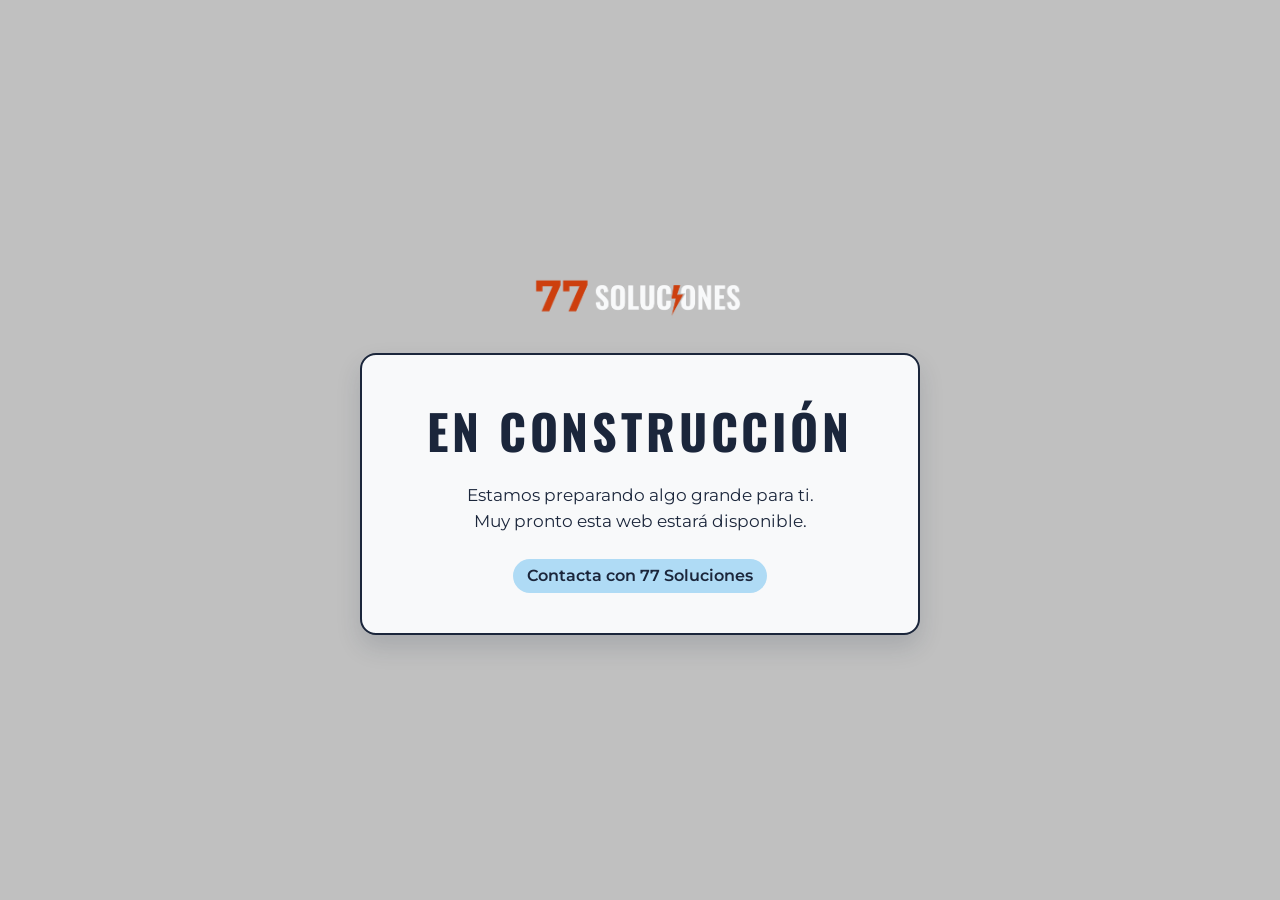
<file: _index_en_construccion.html>
<!doctype html>
<html lang="es">
  <head>
    <meta charset="UTF-8" />
    <meta name="viewport" content="width=device-width, initial-scale=1.0" />
    <title>77 Soluciones | En construcción</title>
    <link
      href="https://fonts.googleapis.com/css2?family=Montserrat:wght@400;600&family=Oswald:wght@500;700&display=swap"
      rel="stylesheet"
    />
    <style>
      :root {
        --gris-fondo: #c0c0c0;
        --azul-claro: #afdbf5;
        --casi-blanco: #f8f9fa;
        --azul-oscuro: #1b263b;
      }

      * {
        box-sizing: border-box;
      }

      body {
        margin: 0;
        min-height: 100vh;
        display: grid;
        place-items: center;
        background: var(--gris-fondo);
        color: var(--azul-oscuro);
        font-family: "Montserrat", sans-serif;
      }

      main {
        display: flex;
        flex-direction: column;
        align-items: center;
      }

      .construction-card {
        width: min(92vw, 560px);
        padding: 2.5rem 2rem;
        background: var(--casi-blanco);
        border: 2px solid var(--azul-oscuro);
        border-radius: 16px;
        text-align: center;
        box-shadow: 0 12px 24px rgba(27, 38, 59, 0.15);
      }

      .img-container {
        width: 100%;
        display: flex;
        justify-content: center;
      }

      .logo {
        width: min(220px, 60%);
        height: auto;
        margin-bottom: 1.5rem;
      }

      h1 {
        margin: 0;
        font-family: "Oswald", sans-serif;
        font-size: clamp(2rem, 5vw, 3rem);
        text-transform: uppercase;
        letter-spacing: 0.08em;
      }

      p {
        margin: 1rem 0 0;
        font-size: 1.05rem;
        line-height: 1.6;
      }

      .badge {
        display: inline-block;
        margin-top: 1.5rem;
        padding: 0.45rem 0.9rem;
        border-radius: 999px;
        background: var(--azul-claro);
        font-weight: 600;
        color: inherit;
        text-decoration: none;
        transition:
          transform 160ms ease,
          box-shadow 160ms ease;
      }

      .badge:hover,
      .badge:focus-visible {
        transform: translateY(-3px);
        box-shadow: 0 10px 18px rgba(27, 38, 59, 0.2);
      }

      @media (max-width: 600px) {
        body {
          place-items: start center;
        }

        main {
          margin-top: 80px;
        }
      }
    </style>
  </head>
  <body>
    <main>
      <div class="img-container">
        <img
          class="logo"
          src="assets/img/logo.webp"
          alt="Logo de 77 Soluciones"
        />
      </div>
      <div class="construction-card">
        <h1>En construcción</h1>
        <p>
          Estamos preparando algo grande para ti.<br />
          Muy pronto esta web estará disponible.
        </p>
        <a class="badge" href="mailto:info@77soluciones.com"
          >Contacta con 77 Soluciones</a
        >
      </div>
    </main>
  </body>
</html>
</file>
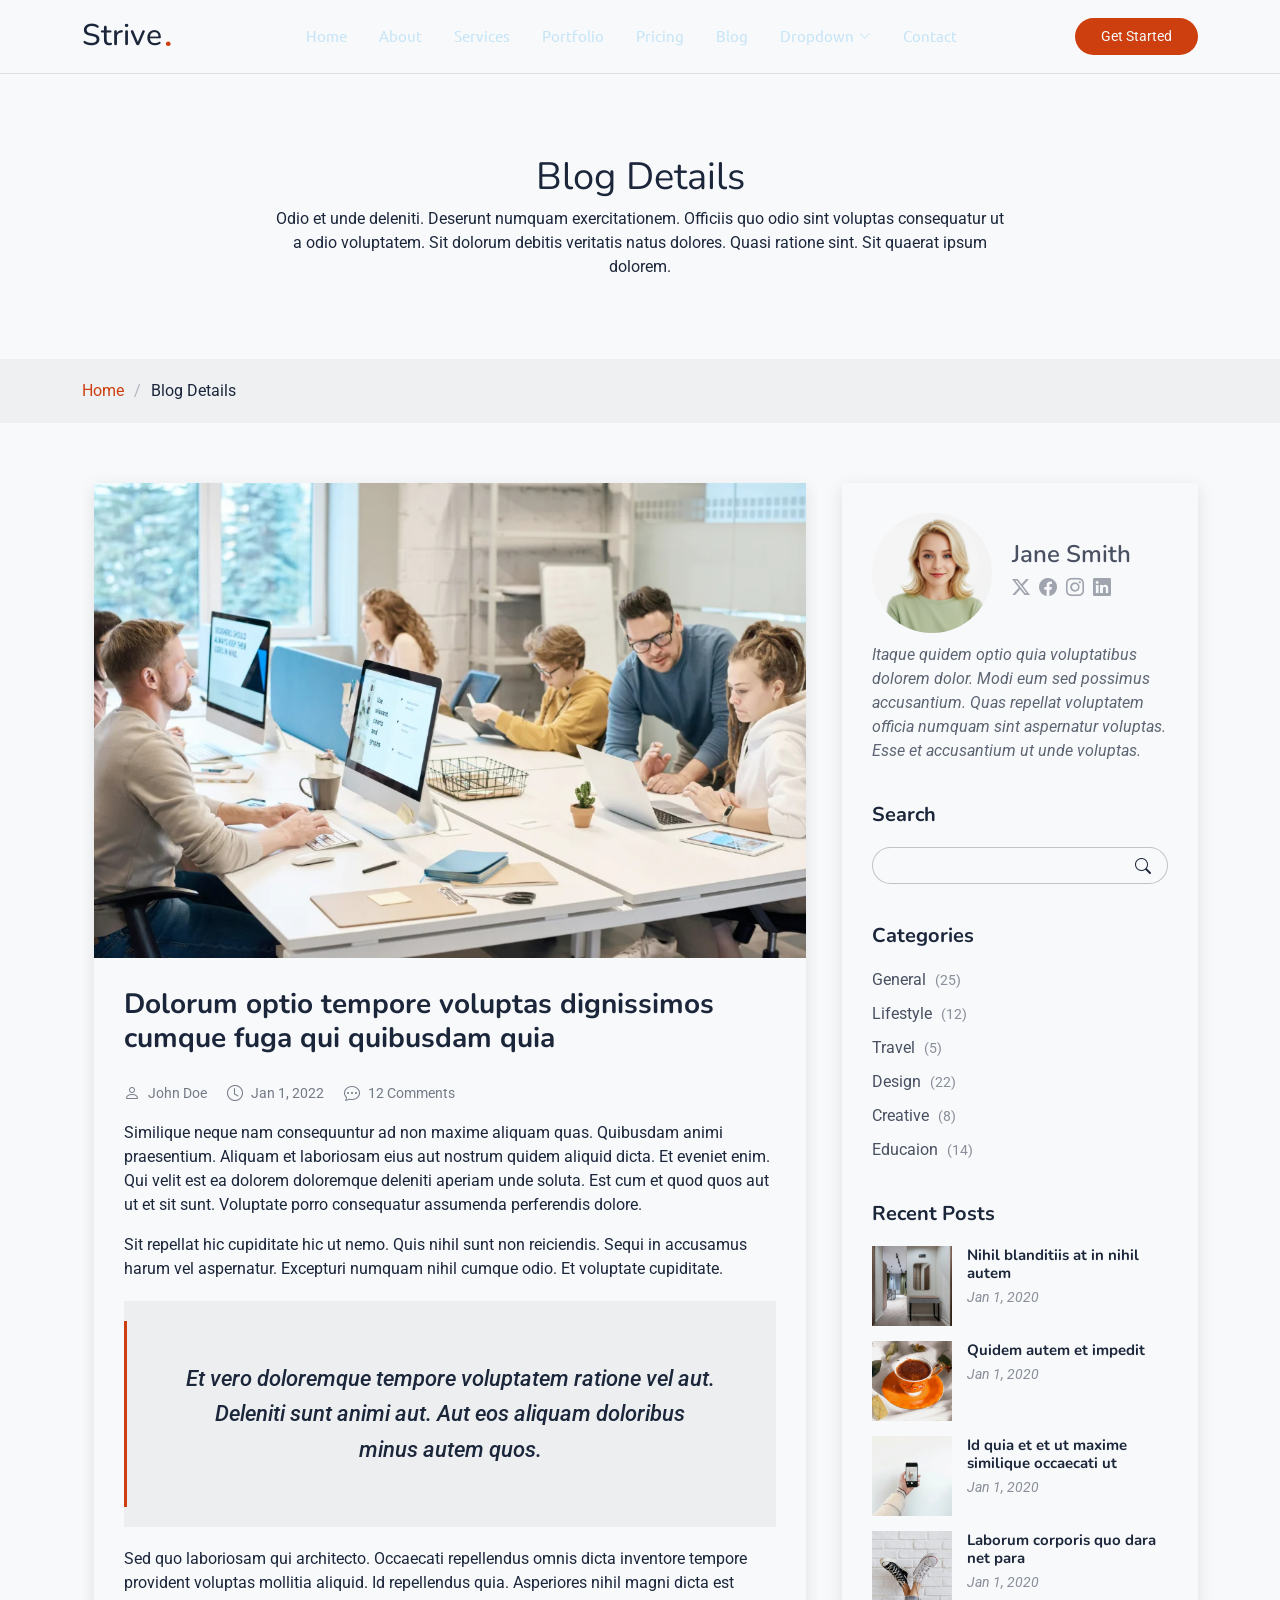
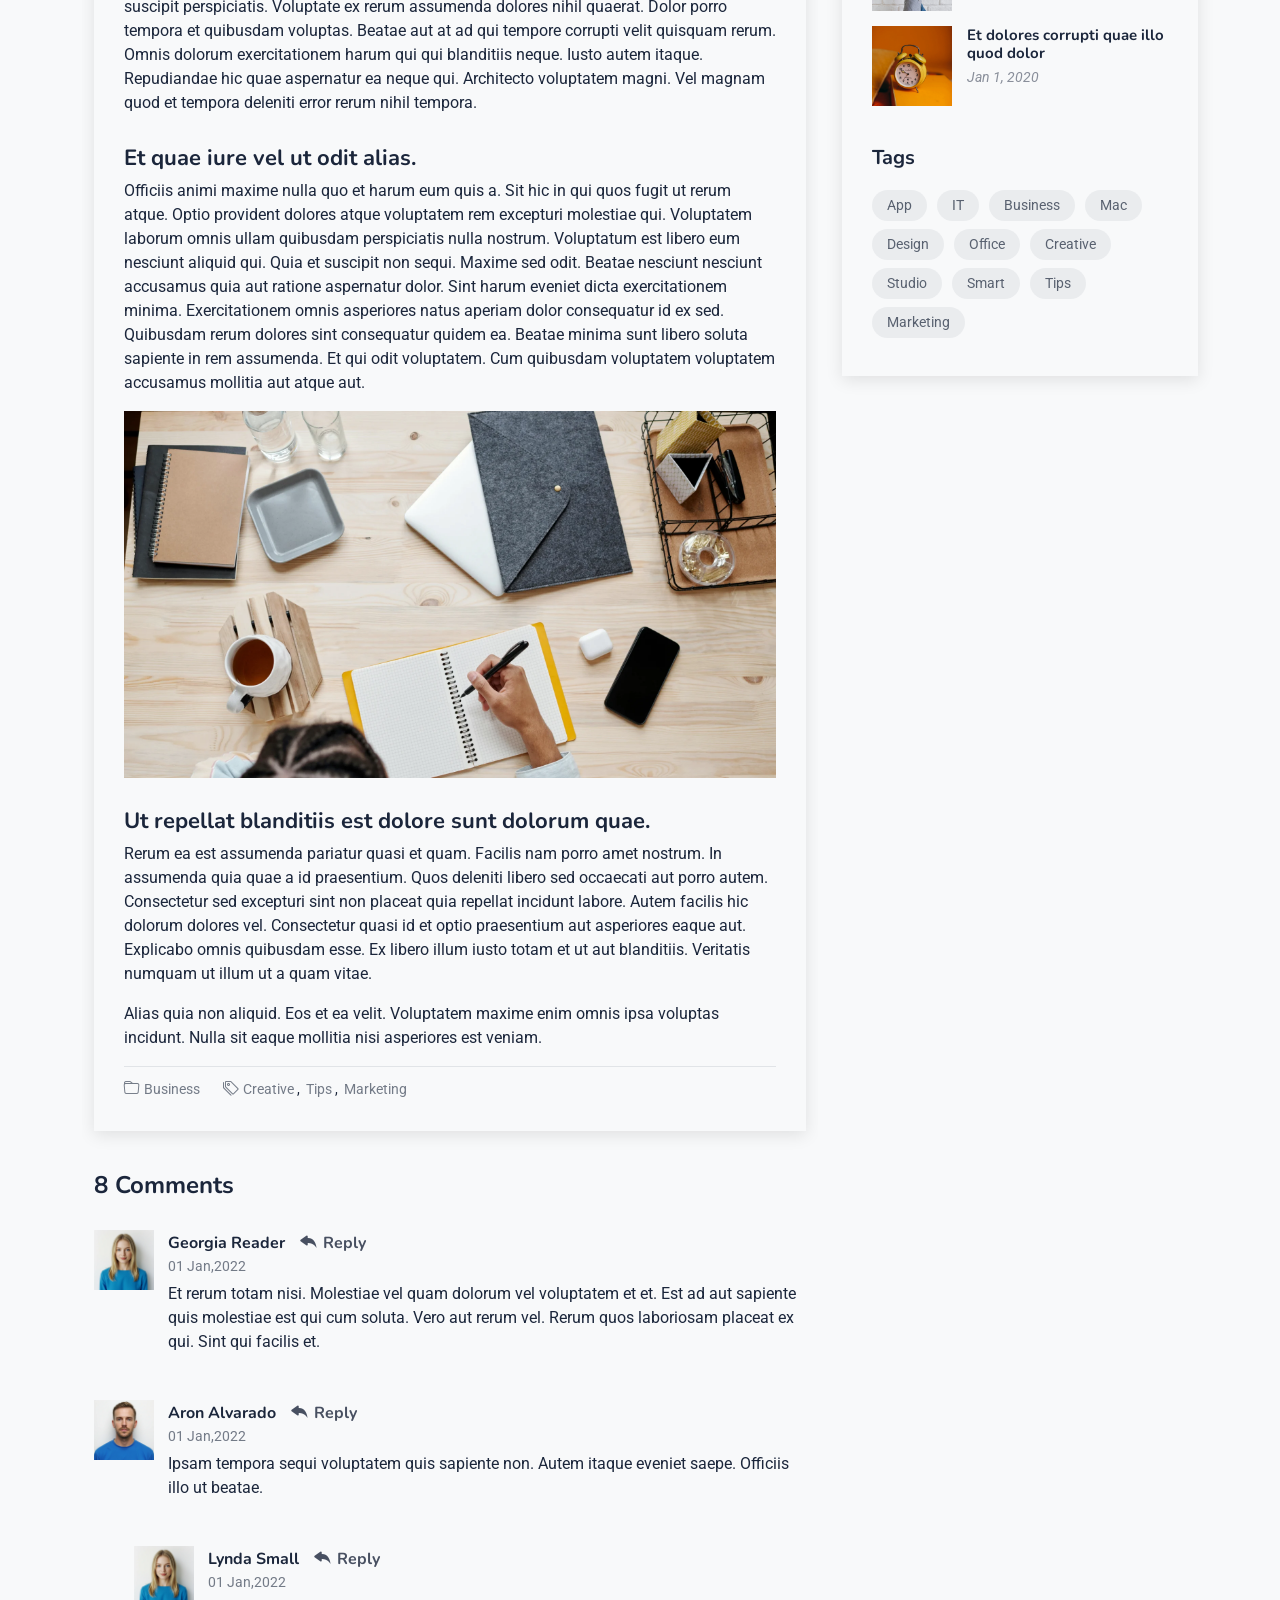
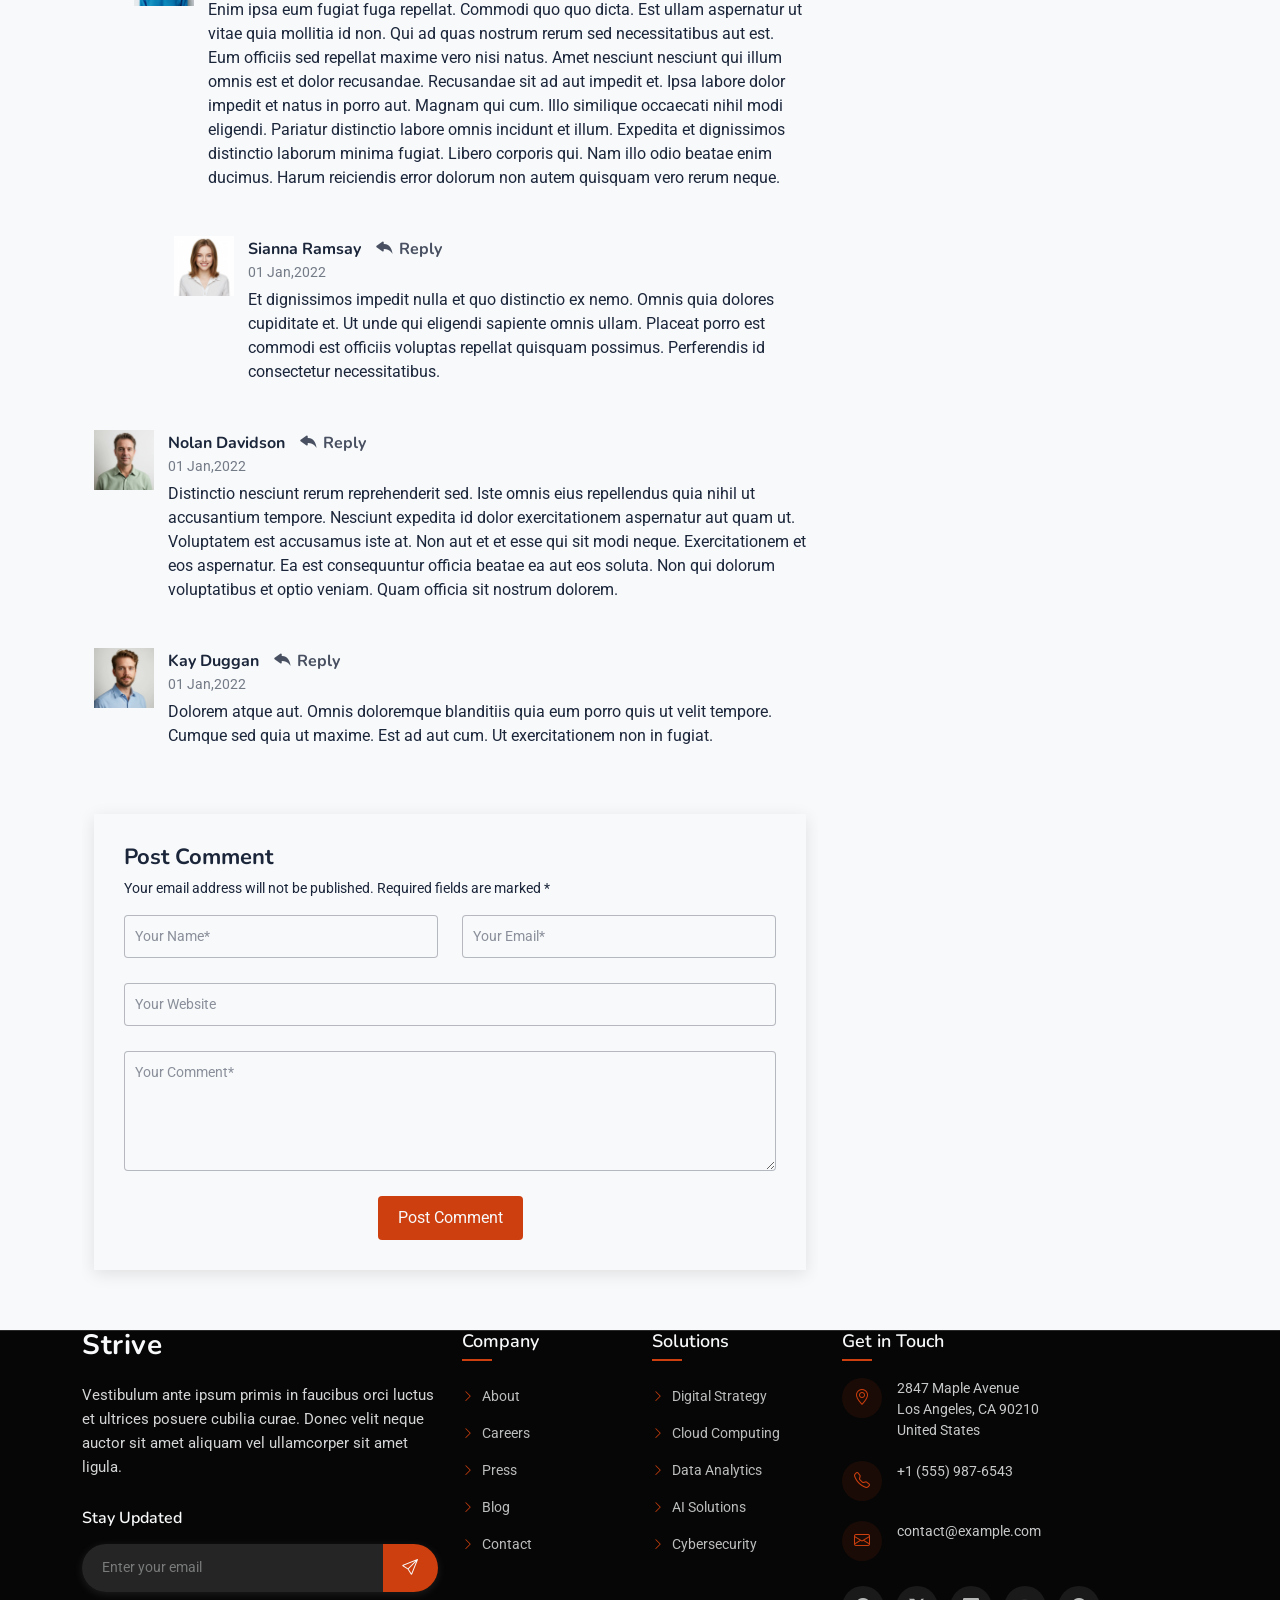
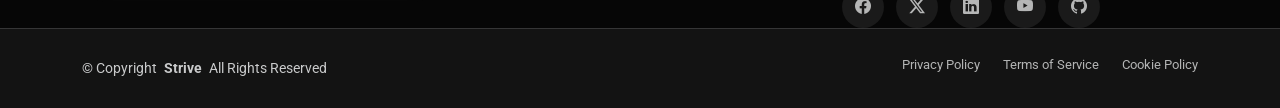
<file: blog-details.html>
<!DOCTYPE html>
<html lang="en">

<head>
  <meta charset="utf-8">
  <meta content="width=device-width, initial-scale=1.0" name="viewport">
  <title>Blog Details - Strive Bootstrap Template</title>
  <meta name="description" content="">
  <meta name="keywords" content="">

  <!-- Favicons -->
  <link href="assets/img/favicon.png" rel="icon">
  <link href="assets/img/apple-touch-icon.png" rel="apple-touch-icon">

  <!-- Fonts -->
  <link href="https://fonts.googleapis.com" rel="preconnect">
  <link href="https://fonts.gstatic.com" rel="preconnect" crossorigin>
  <link href="https://fonts.googleapis.com/css2?family=Roboto:ital,wght@0,100;0,300;0,400;0,500;0,700;0,900;1,100;1,300;1,400;1,500;1,700;1,900&family=Ubuntu:ital,wght@0,300;0,400;0,500;0,700;1,300;1,400;1,500;1,700&family=Nunito:ital,wght@0,200;0,300;0,400;0,500;0,600;0,700;0,800;0,900;1,200;1,300;1,400;1,500;1,600;1,700;1,800;1,900&display=swap" rel="stylesheet">

  <!-- Vendor CSS Files -->
  <link href="assets/vendor/bootstrap/css/bootstrap.min.css" rel="stylesheet">
  <link href="assets/vendor/bootstrap-icons/bootstrap-icons.css" rel="stylesheet">
  <link href="assets/vendor/aos/aos.css" rel="stylesheet">
  <link href="assets/vendor/swiper/swiper-bundle.min.css" rel="stylesheet">
  <link href="assets/vendor/glightbox/css/glightbox.min.css" rel="stylesheet">

  <!-- Main CSS File -->
  <link href="assets/css/main.css" rel="stylesheet">

  <!-- =======================================================
  * Template Name: Strive
  * Template URL: https://bootstrapmade.com/strive-bootstrap-business-template/
  * Updated: Sep 20 2025 with Bootstrap v5.3.8
  * Author: BootstrapMade.com
  * License: https://bootstrapmade.com/license/
  ======================================================== -->
</head>

<body class="blog-details-page">

  <header id="header" class="header d-flex align-items-center sticky-top">
    <div class="container position-relative d-flex align-items-center justify-content-between">

      <a href="index.html" class="logo d-flex align-items-center me-auto me-xl-0">
        <!-- Uncomment the line below if you also wish to use an image logo -->
        <!-- <img src="assets/img/logo.webp" alt=""> -->
        <h1 class="sitename">Strive</h1><span>.</span>
      </a>

      <nav id="navmenu" class="navmenu">
        <ul>
          <li><a href="#hero">Home</a></li>
          <li><a href="#about">About</a></li>
          <li><a href="#services">Services</a></li>
          <li><a href="#portfolio">Portfolio</a></li>
          <li><a href="#pricing">Pricing</a></li>
          <li><a href="blog.html">Blog</a></li>
          <li class="dropdown"><a href="#"><span>Dropdown</span> <i class="bi bi-chevron-down toggle-dropdown"></i></a>
            <ul>
              <li><a href="#">Dropdown 1</a></li>
              <li class="dropdown"><a href="#"><span>Deep Dropdown</span> <i class="bi bi-chevron-down toggle-dropdown"></i></a>
                <ul>
                  <li><a href="#">Deep Dropdown 1</a></li>
                  <li><a href="#">Deep Dropdown 2</a></li>
                  <li><a href="#">Deep Dropdown 3</a></li>
                  <li><a href="#">Deep Dropdown 4</a></li>
                  <li><a href="#">Deep Dropdown 5</a></li>
                </ul>
              </li>
              <li><a href="#">Dropdown 2</a></li>
              <li><a href="#">Dropdown 3</a></li>
              <li><a href="#">Dropdown 4</a></li>
            </ul>
          </li>
          <li><a href="#contact">Contact</a></li>
        </ul>
        <i class="mobile-nav-toggle d-xl-none bi bi-list"></i>
      </nav>

      <a class="cta-btn" href="#about">Get Started</a>

    </div>
  </header>

  <main class="main">

    <!-- Page Title -->
    <div class="page-title">
      <div class="heading">
        <div class="container">
          <div class="row d-flex justify-content-center text-center">
            <div class="col-lg-8">
              <h1 class="heading-title">Blog Details</h1>
              <p class="mb-0">
                Odio et unde deleniti. Deserunt numquam exercitationem. Officiis quo
                odio sint voluptas consequatur ut a odio voluptatem. Sit dolorum
                debitis veritatis natus dolores. Quasi ratione sint. Sit quaerat
                ipsum dolorem.
              </p>
            </div>
          </div>
        </div>
      </div>
      <nav class="breadcrumbs">
        <div class="container">
          <ol>
            <li><a href="index.html">Home</a></li>
            <li class="current">Blog Details</li>
          </ol>
        </div>
      </nav>
    </div><!-- End Page Title -->

    <div class="container">
      <div class="row">

        <div class="col-lg-8">

          <!-- Blog Details Section -->
          <section id="blog-details" class="blog-details section">
            <div class="container">

              <article class="article">

                <div class="post-img">
                  <img src="assets/img/blog/blog-post-1.webp" alt="" class="img-fluid">
                </div>

                <h2 class="title">Dolorum optio tempore voluptas dignissimos cumque fuga qui quibusdam quia</h2>

                <div class="meta-top">
                  <ul>
                    <li class="d-flex align-items-center"><i class="bi bi-person"></i> <a href="blog-details.html">John Doe</a></li>
                    <li class="d-flex align-items-center"><i class="bi bi-clock"></i> <a href="blog-details.html"><time datetime="2020-01-01">Jan 1, 2022</time></a></li>
                    <li class="d-flex align-items-center"><i class="bi bi-chat-dots"></i> <a href="blog-details.html">12 Comments</a></li>
                  </ul>
                </div><!-- End meta top -->

                <div class="content">
                  <p>
                    Similique neque nam consequuntur ad non maxime aliquam quas. Quibusdam animi praesentium. Aliquam et laboriosam eius aut nostrum quidem aliquid dicta.
                    Et eveniet enim. Qui velit est ea dolorem doloremque deleniti aperiam unde soluta. Est cum et quod quos aut ut et sit sunt. Voluptate porro consequatur assumenda perferendis dolore.
                  </p>

                  <p>
                    Sit repellat hic cupiditate hic ut nemo. Quis nihil sunt non reiciendis. Sequi in accusamus harum vel aspernatur. Excepturi numquam nihil cumque odio. Et voluptate cupiditate.
                  </p>

                  <blockquote>
                    <p>
                      Et vero doloremque tempore voluptatem ratione vel aut. Deleniti sunt animi aut. Aut eos aliquam doloribus minus autem quos.
                    </p>
                  </blockquote>

                  <p>
                    Sed quo laboriosam qui architecto. Occaecati repellendus omnis dicta inventore tempore provident voluptas mollitia aliquid. Id repellendus quia. Asperiores nihil magni dicta est suscipit perspiciatis. Voluptate ex rerum assumenda dolores nihil quaerat.
                    Dolor porro tempora et quibusdam voluptas. Beatae aut at ad qui tempore corrupti velit quisquam rerum. Omnis dolorum exercitationem harum qui qui blanditiis neque.
                    Iusto autem itaque. Repudiandae hic quae aspernatur ea neque qui. Architecto voluptatem magni. Vel magnam quod et tempora deleniti error rerum nihil tempora.
                  </p>

                  <h3>Et quae iure vel ut odit alias.</h3>
                  <p>
                    Officiis animi maxime nulla quo et harum eum quis a. Sit hic in qui quos fugit ut rerum atque. Optio provident dolores atque voluptatem rem excepturi molestiae qui. Voluptatem laborum omnis ullam quibusdam perspiciatis nulla nostrum. Voluptatum est libero eum nesciunt aliquid qui.
                    Quia et suscipit non sequi. Maxime sed odit. Beatae nesciunt nesciunt accusamus quia aut ratione aspernatur dolor. Sint harum eveniet dicta exercitationem minima. Exercitationem omnis asperiores natus aperiam dolor consequatur id ex sed. Quibusdam rerum dolores sint consequatur quidem ea.
                    Beatae minima sunt libero soluta sapiente in rem assumenda. Et qui odit voluptatem. Cum quibusdam voluptatem voluptatem accusamus mollitia aut atque aut.
                  </p>
                  <img src="assets/img/blog/blog-hero-2.webp" class="img-fluid" alt="">

                  <h3>Ut repellat blanditiis est dolore sunt dolorum quae.</h3>
                  <p>
                    Rerum ea est assumenda pariatur quasi et quam. Facilis nam porro amet nostrum. In assumenda quia quae a id praesentium. Quos deleniti libero sed occaecati aut porro autem. Consectetur sed excepturi sint non placeat quia repellat incidunt labore. Autem facilis hic dolorum dolores vel.
                    Consectetur quasi id et optio praesentium aut asperiores eaque aut. Explicabo omnis quibusdam esse. Ex libero illum iusto totam et ut aut blanditiis. Veritatis numquam ut illum ut a quam vitae.
                  </p>
                  <p>
                    Alias quia non aliquid. Eos et ea velit. Voluptatem maxime enim omnis ipsa voluptas incidunt. Nulla sit eaque mollitia nisi asperiores est veniam.
                  </p>

                </div><!-- End post content -->

                <div class="meta-bottom">
                  <i class="bi bi-folder"></i>
                  <ul class="cats">
                    <li><a href="#">Business</a></li>
                  </ul>

                  <i class="bi bi-tags"></i>
                  <ul class="tags">
                    <li><a href="#">Creative</a></li>
                    <li><a href="#">Tips</a></li>
                    <li><a href="#">Marketing</a></li>
                  </ul>
                </div><!-- End meta bottom -->

              </article>

            </div>
          </section><!-- /Blog Details Section -->

          <!-- Blog Comments Section -->
          <section id="blog-comments" class="blog-comments section">

            <div class="container">

              <h4 class="comments-count">8 Comments</h4>

              <div id="comment-1" class="comment">
                <div class="d-flex">
                  <div class="comment-img"><img src="assets/img/person/person-f-9.webp" alt=""></div>
                  <div>
                    <h5><a href="">Georgia Reader</a> <a href="#" class="reply"><i class="bi bi-reply-fill"></i> Reply</a></h5>
                    <time datetime="2020-01-01">01 Jan,2022</time>
                    <p>
                      Et rerum totam nisi. Molestiae vel quam dolorum vel voluptatem et et. Est ad aut sapiente quis molestiae est qui cum soluta.
                      Vero aut rerum vel. Rerum quos laboriosam placeat ex qui. Sint qui facilis et.
                    </p>
                  </div>
                </div>
              </div><!-- End comment #1 -->

              <div id="comment-2" class="comment">
                <div class="d-flex">
                  <div class="comment-img"><img src="assets/img/person/person-m-9.webp" alt=""></div>
                  <div>
                    <h5><a href="">Aron Alvarado</a> <a href="#" class="reply"><i class="bi bi-reply-fill"></i> Reply</a></h5>
                    <time datetime="2020-01-01">01 Jan,2022</time>
                    <p>
                      Ipsam tempora sequi voluptatem quis sapiente non. Autem itaque eveniet saepe. Officiis illo ut beatae.
                    </p>
                  </div>
                </div>

                <div id="comment-reply-1" class="comment comment-reply">
                  <div class="d-flex">
                    <div class="comment-img"><img src="assets/img/person/person-f-9.webp" alt=""></div>
                    <div>
                      <h5><a href="">Lynda Small</a> <a href="#" class="reply"><i class="bi bi-reply-fill"></i> Reply</a></h5>
                      <time datetime="2020-01-01">01 Jan,2022</time>
                      <p>
                        Enim ipsa eum fugiat fuga repellat. Commodi quo quo dicta. Est ullam aspernatur ut vitae quia mollitia id non. Qui ad quas nostrum rerum sed necessitatibus aut est. Eum officiis sed repellat maxime vero nisi natus. Amet nesciunt nesciunt qui illum omnis est et dolor recusandae.

                        Recusandae sit ad aut impedit et. Ipsa labore dolor impedit et natus in porro aut. Magnam qui cum. Illo similique occaecati nihil modi eligendi. Pariatur distinctio labore omnis incidunt et illum. Expedita et dignissimos distinctio laborum minima fugiat.

                        Libero corporis qui. Nam illo odio beatae enim ducimus. Harum reiciendis error dolorum non autem quisquam vero rerum neque.
                      </p>
                    </div>
                  </div>

                  <div id="comment-reply-2" class="comment comment-reply">
                    <div class="d-flex">
                      <div class="comment-img"><img src="assets/img/person/person-f-7.webp" alt=""></div>
                      <div>
                        <h5><a href="">Sianna Ramsay</a> <a href="#" class="reply"><i class="bi bi-reply-fill"></i> Reply</a></h5>
                        <time datetime="2020-01-01">01 Jan,2022</time>
                        <p>
                          Et dignissimos impedit nulla et quo distinctio ex nemo. Omnis quia dolores cupiditate et. Ut unde qui eligendi sapiente omnis ullam. Placeat porro est commodi est officiis voluptas repellat quisquam possimus. Perferendis id consectetur necessitatibus.
                        </p>
                      </div>
                    </div>

                  </div><!-- End comment reply #2-->

                </div><!-- End comment reply #1-->

              </div><!-- End comment #2-->

              <div id="comment-3" class="comment">
                <div class="d-flex">
                  <div class="comment-img"><img src="assets/img/person/person-m-6.webp" alt=""></div>
                  <div>
                    <h5><a href="">Nolan Davidson</a> <a href="#" class="reply"><i class="bi bi-reply-fill"></i> Reply</a></h5>
                    <time datetime="2020-01-01">01 Jan,2022</time>
                    <p>
                      Distinctio nesciunt rerum reprehenderit sed. Iste omnis eius repellendus quia nihil ut accusantium tempore. Nesciunt expedita id dolor exercitationem aspernatur aut quam ut. Voluptatem est accusamus iste at.
                      Non aut et et esse qui sit modi neque. Exercitationem et eos aspernatur. Ea est consequuntur officia beatae ea aut eos soluta. Non qui dolorum voluptatibus et optio veniam. Quam officia sit nostrum dolorem.
                    </p>
                  </div>
                </div>

              </div><!-- End comment #3 -->

              <div id="comment-4" class="comment">
                <div class="d-flex">
                  <div class="comment-img"><img src="assets/img/person/person-m-7.webp" alt=""></div>
                  <div>
                    <h5><a href="">Kay Duggan</a> <a href="#" class="reply"><i class="bi bi-reply-fill"></i> Reply</a></h5>
                    <time datetime="2020-01-01">01 Jan,2022</time>
                    <p>
                      Dolorem atque aut. Omnis doloremque blanditiis quia eum porro quis ut velit tempore. Cumque sed quia ut maxime. Est ad aut cum. Ut exercitationem non in fugiat.
                    </p>
                  </div>
                </div>

              </div><!-- End comment #4 -->

            </div>

          </section><!-- /Blog Comments Section -->

          <!-- Comment Form Section -->
          <section id="comment-form" class="comment-form section">
            <div class="container">

              <form action="">

                <h4>Post Comment</h4>
                <p>Your email address will not be published. Required fields are marked * </p>
                <div class="row">
                  <div class="col-md-6 form-group">
                    <input name="name" type="text" class="form-control" placeholder="Your Name*">
                  </div>
                  <div class="col-md-6 form-group">
                    <input name="email" type="text" class="form-control" placeholder="Your Email*">
                  </div>
                </div>
                <div class="row">
                  <div class="col form-group">
                    <input name="website" type="text" class="form-control" placeholder="Your Website">
                  </div>
                </div>
                <div class="row">
                  <div class="col form-group">
                    <textarea name="comment" class="form-control" placeholder="Your Comment*"></textarea>
                  </div>
                </div>

                <div class="text-center">
                  <button type="submit" class="btn btn-primary">Post Comment</button>
                </div>

              </form>

            </div>
          </section><!-- /Comment Form Section -->

        </div>

        <div class="col-lg-4 sidebar">

          <div class="widgets-container">

            <!-- Blog Author Widget -->
            <div class="blog-author-widget widget-item">

              <div class="d-flex flex-column align-items-center">
                <div class="d-flex align-items-center w-100">
                  <img src="assets/img/person/person-f-12.webp" class="rounded-circle flex-shrink-0" alt="">
                  <div>
                    <h4>Jane Smith</h4>
                    <div class="social-links">
                      <a href="https://x.com/#"><i class="bi bi-twitter-x"></i></a>
                      <a href="https://facebook.com/#"><i class="bi bi-facebook"></i></a>
                      <a href="https://instagram.com/#"><i class="biu bi-instagram"></i></a>
                      <a href="https://instagram.com/#"><i class="biu bi-linkedin"></i></a>
                    </div>
                  </div>
                </div>

                <p>
                  Itaque quidem optio quia voluptatibus dolorem dolor. Modi eum sed possimus accusantium. Quas repellat voluptatem officia numquam sint aspernatur voluptas. Esse et accusantium ut unde voluptas.
                </p>

              </div>

            </div><!--/Blog Author Widget -->

            <!-- Search Widget -->
            <div class="search-widget widget-item">

              <h3 class="widget-title">Search</h3>
              <form action="">
                <input type="text">
                <button type="submit" title="Search"><i class="bi bi-search"></i></button>
              </form>

            </div><!--/Search Widget -->

            <!-- Categories Widget -->
            <div class="categories-widget widget-item">

              <h3 class="widget-title">Categories</h3>
              <ul class="mt-3">
                <li><a href="#">General <span>(25)</span></a></li>
                <li><a href="#">Lifestyle <span>(12)</span></a></li>
                <li><a href="#">Travel <span>(5)</span></a></li>
                <li><a href="#">Design <span>(22)</span></a></li>
                <li><a href="#">Creative <span>(8)</span></a></li>
                <li><a href="#">Educaion <span>(14)</span></a></li>
              </ul>

            </div><!--/Categories Widget -->

            <!-- Recent Posts Widget -->
            <div class="recent-posts-widget widget-item">

              <h3 class="widget-title">Recent Posts</h3>

              <div class="post-item">
                <img src="assets/img/blog/blog-post-square-1.webp" alt="" class="flex-shrink-0">
                <div>
                  <h4><a href="blog-details.html">Nihil blanditiis at in nihil autem</a></h4>
                  <time datetime="2020-01-01">Jan 1, 2020</time>
                </div>
              </div><!-- End recent post item-->

              <div class="post-item">
                <img src="assets/img/blog/blog-post-square-2.webp" alt="" class="flex-shrink-0">
                <div>
                  <h4><a href="blog-details.html">Quidem autem et impedit</a></h4>
                  <time datetime="2020-01-01">Jan 1, 2020</time>
                </div>
              </div><!-- End recent post item-->

              <div class="post-item">
                <img src="assets/img/blog/blog-post-square-3.webp" alt="" class="flex-shrink-0">
                <div>
                  <h4><a href="blog-details.html">Id quia et et ut maxime similique occaecati ut</a></h4>
                  <time datetime="2020-01-01">Jan 1, 2020</time>
                </div>
              </div><!-- End recent post item-->

              <div class="post-item">
                <img src="assets/img/blog/blog-post-square-4.webp" alt="" class="flex-shrink-0">
                <div>
                  <h4><a href="blog-details.html">Laborum corporis quo dara net para</a></h4>
                  <time datetime="2020-01-01">Jan 1, 2020</time>
                </div>
              </div><!-- End recent post item-->

              <div class="post-item">
                <img src="assets/img/blog/blog-post-square-5.webp" alt="" class="flex-shrink-0">
                <div>
                  <h4><a href="blog-details.html">Et dolores corrupti quae illo quod dolor</a></h4>
                  <time datetime="2020-01-01">Jan 1, 2020</time>
                </div>
              </div><!-- End recent post item-->

            </div><!--/Recent Posts Widget -->

            <!-- Tags Widget -->
            <div class="tags-widget widget-item">

              <h3 class="widget-title">Tags</h3>
              <ul>
                <li><a href="#">App</a></li>
                <li><a href="#">IT</a></li>
                <li><a href="#">Business</a></li>
                <li><a href="#">Mac</a></li>
                <li><a href="#">Design</a></li>
                <li><a href="#">Office</a></li>
                <li><a href="#">Creative</a></li>
                <li><a href="#">Studio</a></li>
                <li><a href="#">Smart</a></li>
                <li><a href="#">Tips</a></li>
                <li><a href="#">Marketing</a></li>
              </ul>

            </div><!--/Tags Widget -->

          </div>

        </div>

      </div>
    </div>

  </main>

  <footer id="footer" class="footer dark-background">

    <div class="container">
      <div class="row gy-5">

        <div class="col-lg-4">
          <div class="footer-content">
            <a href="index.html" class="logo d-flex align-items-center mb-4">
              <span class="sitename">Strive</span>
            </a>
            <p class="mb-4">Vestibulum ante ipsum primis in faucibus orci luctus et ultrices posuere cubilia curae. Donec velit neque auctor sit amet aliquam vel ullamcorper sit amet ligula.</p>

            <div class="newsletter-form">
              <h5>Stay Updated</h5>
              <form action="forms/newsletter.php" method="post" class="php-email-form">
                <div class="input-group">
                  <input type="email" name="email" class="form-control" placeholder="Enter your email" required="">
                  <button type="submit" class="btn-subscribe">
                    <i class="bi bi-send"></i>
                  </button>
                </div>
                <div class="loading">Loading</div>
                <div class="error-message"></div>
                <div class="sent-message">Thank you for subscribing!</div>
              </form>
            </div>
          </div>
        </div>

        <div class="col-lg-2 col-6">
          <div class="footer-links">
            <h4>Company</h4>
            <ul>
              <li><a href="#"><i class="bi bi-chevron-right"></i> About</a></li>
              <li><a href="#"><i class="bi bi-chevron-right"></i> Careers</a></li>
              <li><a href="#"><i class="bi bi-chevron-right"></i> Press</a></li>
              <li><a href="#"><i class="bi bi-chevron-right"></i> Blog</a></li>
              <li><a href="#"><i class="bi bi-chevron-right"></i> Contact</a></li>
            </ul>
          </div>
        </div>

        <div class="col-lg-2 col-6">
          <div class="footer-links">
            <h4>Solutions</h4>
            <ul>
              <li><a href="#"><i class="bi bi-chevron-right"></i> Digital Strategy</a></li>
              <li><a href="#"><i class="bi bi-chevron-right"></i> Cloud Computing</a></li>
              <li><a href="#"><i class="bi bi-chevron-right"></i> Data Analytics</a></li>
              <li><a href="#"><i class="bi bi-chevron-right"></i> AI Solutions</a></li>
              <li><a href="#"><i class="bi bi-chevron-right"></i> Cybersecurity</a></li>
            </ul>
          </div>
        </div>

        <div class="col-lg-4">
          <div class="footer-contact">
            <h4>Get in Touch</h4>
            <div class="contact-item">
              <div class="contact-icon">
                <i class="bi bi-geo-alt"></i>
              </div>
              <div class="contact-info">
                <p>2847 Maple Avenue<br>Los Angeles, CA 90210<br>United States</p>
              </div>
            </div>

            <div class="contact-item">
              <div class="contact-icon">
                <i class="bi bi-telephone"></i>
              </div>
              <div class="contact-info">
                <p>+1 (555) 987-6543</p>
              </div>
            </div>

            <div class="contact-item">
              <div class="contact-icon">
                <i class="bi bi-envelope"></i>
              </div>
              <div class="contact-info">
                <p>contact@example.com</p>
              </div>
            </div>

            <div class="social-links">
              <a href="#"><i class="bi bi-facebook"></i></a>
              <a href="#"><i class="bi bi-twitter-x"></i></a>
              <a href="#"><i class="bi bi-linkedin"></i></a>
              <a href="#"><i class="bi bi-youtube"></i></a>
              <a href="#"><i class="bi bi-github"></i></a>
            </div>
          </div>
        </div>

      </div>
    </div>

    <div class="footer-bottom">
      <div class="container">
        <div class="row align-items-center">
          <div class="col-lg-6">
            <div class="copyright">
              <p>© <span>Copyright</span> <strong class="px-1 sitename">Strive</strong> <span>All Rights Reserved</span></p>
            </div>
          </div>
          <div class="col-lg-6">
            <div class="footer-bottom-links">
              <a href="#">Privacy Policy</a>
              <a href="#">Terms of Service</a>
              <a href="#">Cookie Policy</a>
            </div>
          </div>
        </div>
      </div>
    </div>

  </footer>

  <!-- Scroll Top -->
  <a href="#" id="scroll-top" class="scroll-top d-flex align-items-center justify-content-center"><i class="bi bi-arrow-up-short"></i></a>

  <!-- Preloader -->
  <div id="preloader"></div>

  <!-- Vendor JS Files -->
  <script src="assets/vendor/bootstrap/js/bootstrap.bundle.min.js"></script>
  <script src="assets/vendor/php-email-form/validate.js"></script>
  <script src="assets/vendor/aos/aos.js"></script>
  <script src="assets/vendor/swiper/swiper-bundle.min.js"></script>
  <script src="assets/vendor/purecounter/purecounter_vanilla.js"></script>
  <script src="assets/vendor/imagesloaded/imagesloaded.pkgd.min.js"></script>
  <script src="assets/vendor/isotope-layout/isotope.pkgd.min.js"></script>
  <script src="assets/vendor/glightbox/js/glightbox.min.js"></script>

  <!-- Main JS File -->
  <script src="assets/js/main.js"></script>

</body>

</html>
</file>
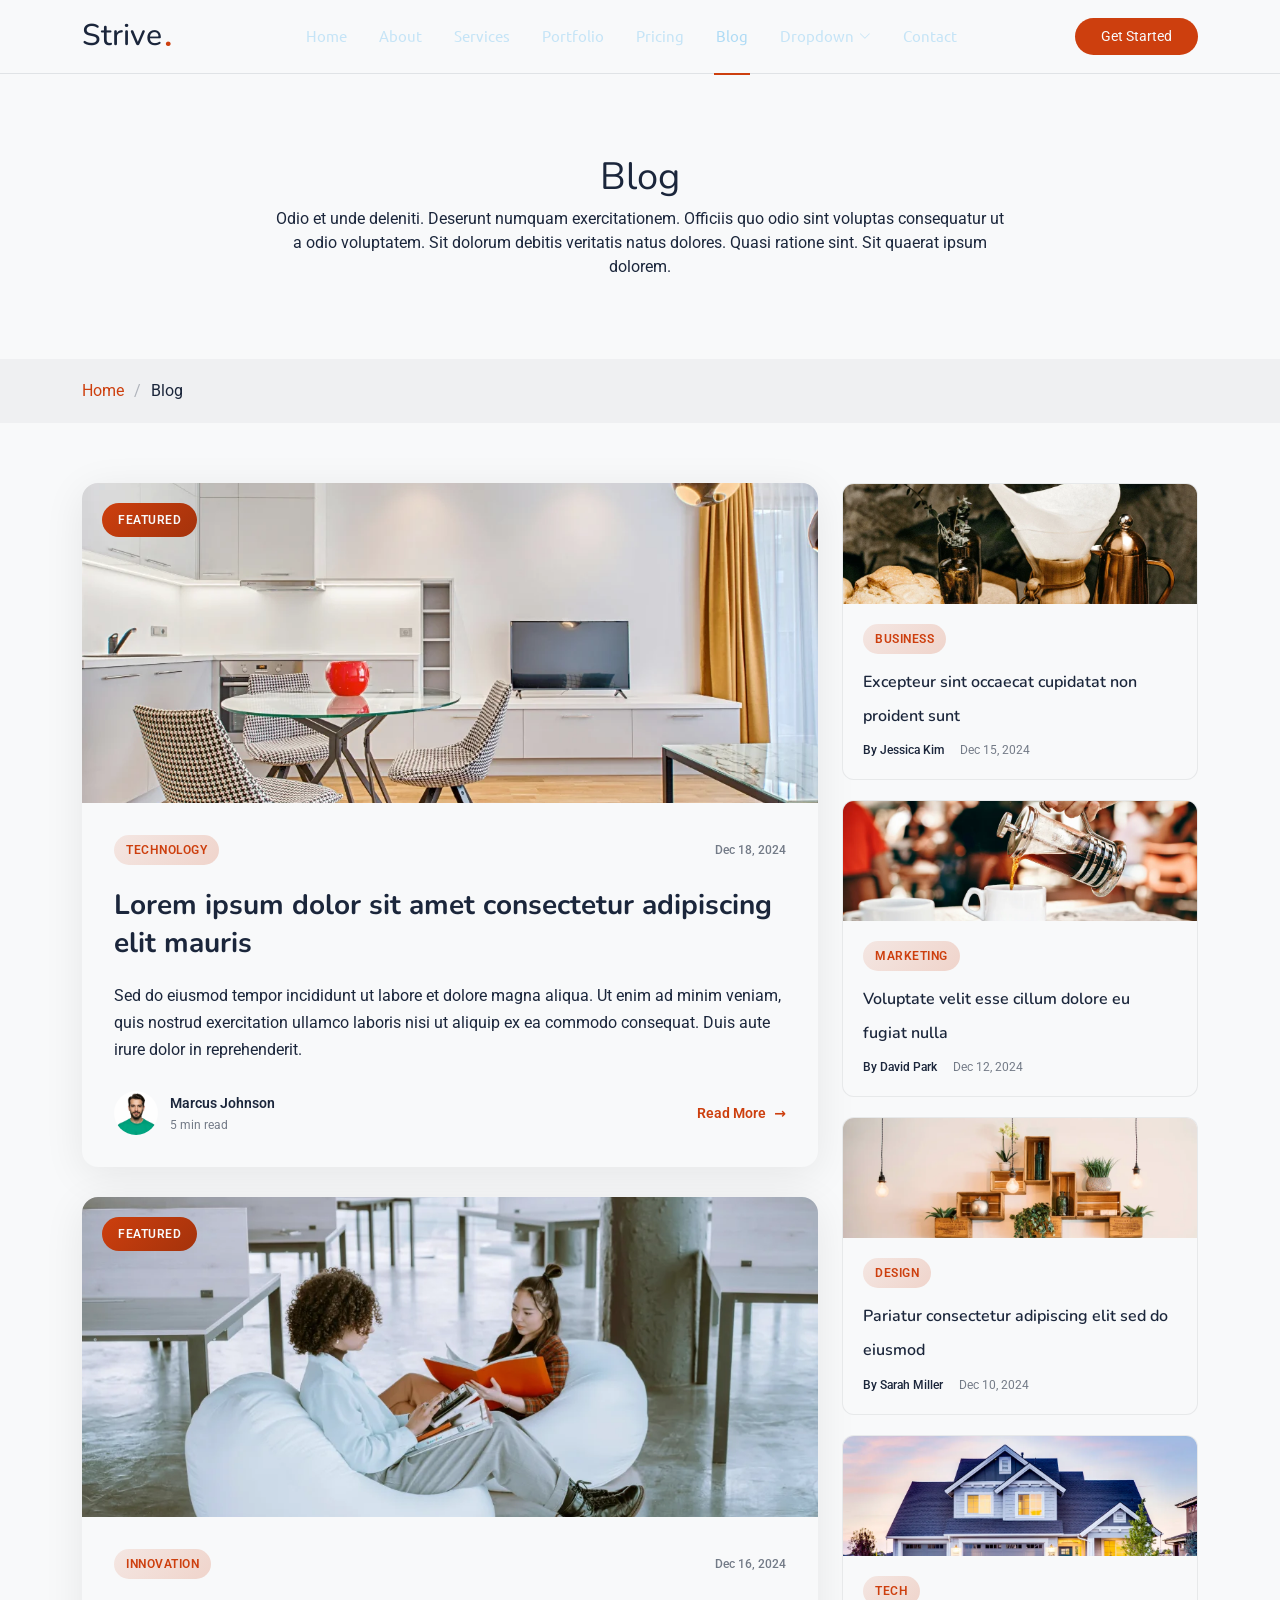
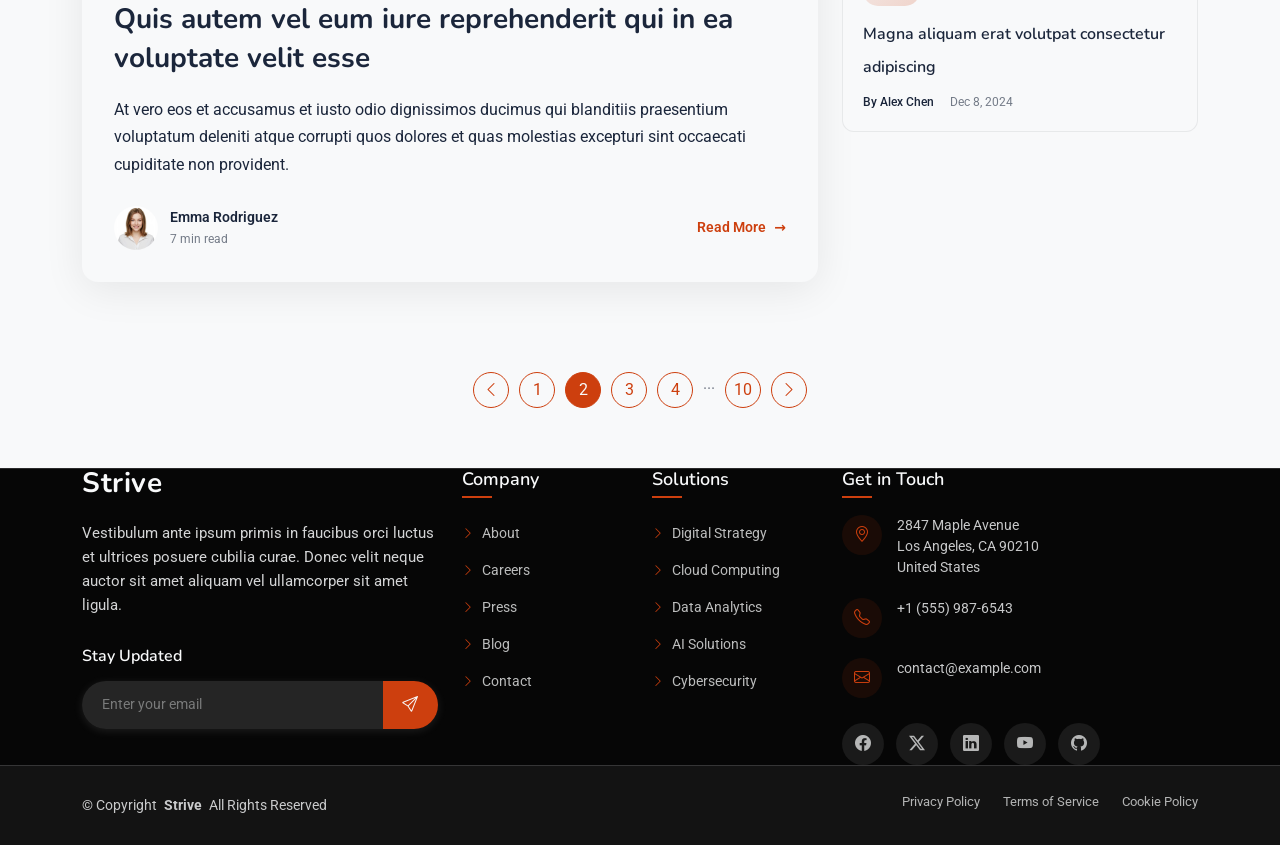
<file: blog.html>
<!DOCTYPE html>
<html lang="en">

<head>
  <meta charset="utf-8">
  <meta content="width=device-width, initial-scale=1.0" name="viewport">
  <title>Blog - Strive Bootstrap Template</title>
  <meta name="description" content="">
  <meta name="keywords" content="">

  <!-- Favicons -->
  <link href="assets/img/favicon.png" rel="icon">
  <link href="assets/img/apple-touch-icon.png" rel="apple-touch-icon">

  <!-- Fonts -->
  <link href="https://fonts.googleapis.com" rel="preconnect">
  <link href="https://fonts.gstatic.com" rel="preconnect" crossorigin>
  <link href="https://fonts.googleapis.com/css2?family=Roboto:ital,wght@0,100;0,300;0,400;0,500;0,700;0,900;1,100;1,300;1,400;1,500;1,700;1,900&family=Ubuntu:ital,wght@0,300;0,400;0,500;0,700;1,300;1,400;1,500;1,700&family=Nunito:ital,wght@0,200;0,300;0,400;0,500;0,600;0,700;0,800;0,900;1,200;1,300;1,400;1,500;1,600;1,700;1,800;1,900&display=swap" rel="stylesheet">

  <!-- Vendor CSS Files -->
  <link href="assets/vendor/bootstrap/css/bootstrap.min.css" rel="stylesheet">
  <link href="assets/vendor/bootstrap-icons/bootstrap-icons.css" rel="stylesheet">
  <link href="assets/vendor/aos/aos.css" rel="stylesheet">
  <link href="assets/vendor/swiper/swiper-bundle.min.css" rel="stylesheet">
  <link href="assets/vendor/glightbox/css/glightbox.min.css" rel="stylesheet">

  <!-- Main CSS File -->
  <link href="assets/css/main.css" rel="stylesheet">

  <!-- =======================================================
  * Template Name: Strive
  * Template URL: https://bootstrapmade.com/strive-bootstrap-business-template/
  * Updated: Sep 20 2025 with Bootstrap v5.3.8
  * Author: BootstrapMade.com
  * License: https://bootstrapmade.com/license/
  ======================================================== -->
</head>

<body class="blog-page">

  <header id="header" class="header d-flex align-items-center sticky-top">
    <div class="container position-relative d-flex align-items-center justify-content-between">

      <a href="index.html" class="logo d-flex align-items-center me-auto me-xl-0">
        <!-- Uncomment the line below if you also wish to use an image logo -->
        <!-- <img src="assets/img/logo.webp" alt=""> -->
        <h1 class="sitename">Strive</h1><span>.</span>
      </a>

      <nav id="navmenu" class="navmenu">
        <ul>
          <li><a href="#hero">Home</a></li>
          <li><a href="#about">About</a></li>
          <li><a href="#services">Services</a></li>
          <li><a href="#portfolio">Portfolio</a></li>
          <li><a href="#pricing">Pricing</a></li>
          <li><a href="blog.html" class="active">Blog</a></li>
          <li class="dropdown"><a href="#"><span>Dropdown</span> <i class="bi bi-chevron-down toggle-dropdown"></i></a>
            <ul>
              <li><a href="#">Dropdown 1</a></li>
              <li class="dropdown"><a href="#"><span>Deep Dropdown</span> <i class="bi bi-chevron-down toggle-dropdown"></i></a>
                <ul>
                  <li><a href="#">Deep Dropdown 1</a></li>
                  <li><a href="#">Deep Dropdown 2</a></li>
                  <li><a href="#">Deep Dropdown 3</a></li>
                  <li><a href="#">Deep Dropdown 4</a></li>
                  <li><a href="#">Deep Dropdown 5</a></li>
                </ul>
              </li>
              <li><a href="#">Dropdown 2</a></li>
              <li><a href="#">Dropdown 3</a></li>
              <li><a href="#">Dropdown 4</a></li>
            </ul>
          </li>
          <li><a href="#contact">Contact</a></li>
        </ul>
        <i class="mobile-nav-toggle d-xl-none bi bi-list"></i>
      </nav>

      <a class="cta-btn" href="#about">Get Started</a>

    </div>
  </header>

  <main class="main">

    <!-- Page Title -->
    <div class="page-title">
      <div class="heading">
        <div class="container">
          <div class="row d-flex justify-content-center text-center">
            <div class="col-lg-8">
              <h1 class="heading-title">Blog</h1>
              <p class="mb-0">
                Odio et unde deleniti. Deserunt numquam exercitationem. Officiis quo
                odio sint voluptas consequatur ut a odio voluptatem. Sit dolorum
                debitis veritatis natus dolores. Quasi ratione sint. Sit quaerat
                ipsum dolorem.
              </p>
            </div>
          </div>
        </div>
      </div>
      <nav class="breadcrumbs">
        <div class="container">
          <ol>
            <li><a href="index.html">Home</a></li>
            <li class="current">Blog</li>
          </ol>
        </div>
      </nav>
    </div><!-- End Page Title -->

    <!-- Blog Posts Section -->
    <section id="blog-posts" class="blog-posts section">

      <div class="container" data-aos="fade-up" data-aos-delay="100">

        <div class="row">

          <div class="col-lg-8" data-aos="fade-up" data-aos-delay="100">
            <article class="featured-post">
              <div class="featured-img">
                <img src="assets/img/blog/blog-post-7.webp" alt="" class="img-fluid" loading="lazy">
                <div class="featured-badge">Featured</div>
              </div>

              <div class="featured-content">
                <div class="post-header">
                  <a href="#" class="category">Technology</a>
                  <span class="post-date">Dec 18, 2024</span>
                </div>

                <h2 class="post-title">
                  <a href="#">Lorem ipsum dolor sit amet consectetur adipiscing elit mauris</a>
                </h2>

                <p class="post-excerpt">
                  Sed do eiusmod tempor incididunt ut labore et dolore magna aliqua. Ut enim ad minim veniam, quis nostrud exercitation ullamco laboris nisi ut aliquip ex ea commodo consequat. Duis aute irure dolor in reprehenderit.
                </p>

                <div class="post-footer">
                  <div class="author-info">
                    <img src="assets/img/person/person-m-8.webp" alt="" class="author-avatar">
                    <div class="author-details">
                      <span class="author-name">Marcus Johnson</span>
                      <span class="read-time">5 min read</span>
                    </div>
                  </div>
                  <a href="#" class="read-more">Read More</a>
                </div>
              </div>
            </article>

            <article class="featured-post" data-aos="fade-up" data-aos-delay="400">
              <div class="featured-img">
                <img src="assets/img/blog/blog-post-3.webp" alt="" class="img-fluid" loading="lazy">
                <div class="featured-badge">Featured</div>
              </div>

              <div class="featured-content">
                <div class="post-header">
                  <a href="#" class="category">Innovation</a>
                  <span class="post-date">Dec 16, 2024</span>
                </div>

                <h2 class="post-title">
                  <a href="#">Quis autem vel eum iure reprehenderit qui in ea voluptate velit esse</a>
                </h2>

                <p class="post-excerpt">
                  At vero eos et accusamus et iusto odio dignissimos ducimus qui blanditiis praesentium voluptatum deleniti atque corrupti quos dolores et quas molestias excepturi sint occaecati cupiditate non provident.
                </p>

                <div class="post-footer">
                  <div class="author-info">
                    <img src="assets/img/person/person-f-7.webp" alt="" class="author-avatar">
                    <div class="author-details">
                      <span class="author-name">Emma Rodriguez</span>
                      <span class="read-time">7 min read</span>
                    </div>
                  </div>
                  <a href="#" class="read-more">Read More</a>
                </div>
              </div>
            </article>
          </div><!-- End featured post -->

          <div class="col-lg-4">

            <article class="recent-post" data-aos="fade-up" data-aos-delay="200">
              <div class="recent-img">
                <img src="assets/img/blog/blog-post-5.webp" alt="" class="img-fluid" loading="lazy">
              </div>
              <div class="recent-content">
                <a href="#" class="category">Business</a>
                <h3 class="recent-title">
                  <a href="#">Excepteur sint occaecat cupidatat non proident sunt</a>
                </h3>
                <div class="recent-meta">
                  <span class="author">By Jessica Kim</span>
                  <span class="date">Dec 15, 2024</span>
                </div>
              </div>
            </article><!-- End recent post -->

            <article class="recent-post" data-aos="fade-up" data-aos-delay="250">
              <div class="recent-img">
                <img src="assets/img/blog/blog-post-9.webp" alt="" class="img-fluid" loading="lazy">
              </div>
              <div class="recent-content">
                <a href="#" class="category">Marketing</a>
                <h3 class="recent-title">
                  <a href="#">Voluptate velit esse cillum dolore eu fugiat nulla</a>
                </h3>
                <div class="recent-meta">
                  <span class="author">By David Park</span>
                  <span class="date">Dec 12, 2024</span>
                </div>
              </div>
            </article><!-- End recent post -->

            <article class="recent-post" data-aos="fade-up" data-aos-delay="300">
              <div class="recent-img">
                <img src="assets/img/blog/blog-post-6.webp" alt="" class="img-fluid" loading="lazy">
              </div>
              <div class="recent-content">
                <a href="#" class="category">Design</a>
                <h3 class="recent-title">
                  <a href="#">Pariatur consectetur adipiscing elit sed do eiusmod</a>
                </h3>
                <div class="recent-meta">
                  <span class="author">By Sarah Miller</span>
                  <span class="date">Dec 10, 2024</span>
                </div>
              </div>
            </article><!-- End recent post -->

            <article class="recent-post" data-aos="fade-up" data-aos-delay="350">
              <div class="recent-img">
                <img src="assets/img/blog/blog-post-8.webp" alt="" class="img-fluid" loading="lazy">
              </div>
              <div class="recent-content">
                <a href="#" class="category">Tech</a>
                <h3 class="recent-title">
                  <a href="#">Magna aliquam erat volutpat consectetur adipiscing</a>
                </h3>
                <div class="recent-meta">
                  <span class="author">By Alex Chen</span>
                  <span class="date">Dec 8, 2024</span>
                </div>
              </div>
            </article><!-- End recent post -->

          </div>

        </div>

      </div>

    </section><!-- /Blog Posts Section -->

    <!-- Blog Pagination Section -->
    <section id="blog-pagination" class="blog-pagination section">

      <div class="container">
        <div class="d-flex justify-content-center">
          <ul>
            <li><a href="#"><i class="bi bi-chevron-left"></i></a></li>
            <li><a href="#">1</a></li>
            <li><a href="#" class="active">2</a></li>
            <li><a href="#">3</a></li>
            <li><a href="#">4</a></li>
            <li>...</li>
            <li><a href="#">10</a></li>
            <li><a href="#"><i class="bi bi-chevron-right"></i></a></li>
          </ul>
        </div>
      </div>

    </section><!-- /Blog Pagination Section -->

  </main>

  <footer id="footer" class="footer dark-background">

    <div class="container">
      <div class="row gy-5">

        <div class="col-lg-4">
          <div class="footer-content">
            <a href="index.html" class="logo d-flex align-items-center mb-4">
              <span class="sitename">Strive</span>
            </a>
            <p class="mb-4">Vestibulum ante ipsum primis in faucibus orci luctus et ultrices posuere cubilia curae. Donec velit neque auctor sit amet aliquam vel ullamcorper sit amet ligula.</p>

            <div class="newsletter-form">
              <h5>Stay Updated</h5>
              <form action="forms/newsletter.php" method="post" class="php-email-form">
                <div class="input-group">
                  <input type="email" name="email" class="form-control" placeholder="Enter your email" required="">
                  <button type="submit" class="btn-subscribe">
                    <i class="bi bi-send"></i>
                  </button>
                </div>
                <div class="loading">Loading</div>
                <div class="error-message"></div>
                <div class="sent-message">Thank you for subscribing!</div>
              </form>
            </div>
          </div>
        </div>

        <div class="col-lg-2 col-6">
          <div class="footer-links">
            <h4>Company</h4>
            <ul>
              <li><a href="#"><i class="bi bi-chevron-right"></i> About</a></li>
              <li><a href="#"><i class="bi bi-chevron-right"></i> Careers</a></li>
              <li><a href="#"><i class="bi bi-chevron-right"></i> Press</a></li>
              <li><a href="#"><i class="bi bi-chevron-right"></i> Blog</a></li>
              <li><a href="#"><i class="bi bi-chevron-right"></i> Contact</a></li>
            </ul>
          </div>
        </div>

        <div class="col-lg-2 col-6">
          <div class="footer-links">
            <h4>Solutions</h4>
            <ul>
              <li><a href="#"><i class="bi bi-chevron-right"></i> Digital Strategy</a></li>
              <li><a href="#"><i class="bi bi-chevron-right"></i> Cloud Computing</a></li>
              <li><a href="#"><i class="bi bi-chevron-right"></i> Data Analytics</a></li>
              <li><a href="#"><i class="bi bi-chevron-right"></i> AI Solutions</a></li>
              <li><a href="#"><i class="bi bi-chevron-right"></i> Cybersecurity</a></li>
            </ul>
          </div>
        </div>

        <div class="col-lg-4">
          <div class="footer-contact">
            <h4>Get in Touch</h4>
            <div class="contact-item">
              <div class="contact-icon">
                <i class="bi bi-geo-alt"></i>
              </div>
              <div class="contact-info">
                <p>2847 Maple Avenue<br>Los Angeles, CA 90210<br>United States</p>
              </div>
            </div>

            <div class="contact-item">
              <div class="contact-icon">
                <i class="bi bi-telephone"></i>
              </div>
              <div class="contact-info">
                <p>+1 (555) 987-6543</p>
              </div>
            </div>

            <div class="contact-item">
              <div class="contact-icon">
                <i class="bi bi-envelope"></i>
              </div>
              <div class="contact-info">
                <p>contact@example.com</p>
              </div>
            </div>

            <div class="social-links">
              <a href="#"><i class="bi bi-facebook"></i></a>
              <a href="#"><i class="bi bi-twitter-x"></i></a>
              <a href="#"><i class="bi bi-linkedin"></i></a>
              <a href="#"><i class="bi bi-youtube"></i></a>
              <a href="#"><i class="bi bi-github"></i></a>
            </div>
          </div>
        </div>

      </div>
    </div>

    <div class="footer-bottom">
      <div class="container">
        <div class="row align-items-center">
          <div class="col-lg-6">
            <div class="copyright">
              <p>© <span>Copyright</span> <strong class="px-1 sitename">Strive</strong> <span>All Rights Reserved</span></p>
            </div>
          </div>
          <div class="col-lg-6">
            <div class="footer-bottom-links">
              <a href="#">Privacy Policy</a>
              <a href="#">Terms of Service</a>
              <a href="#">Cookie Policy</a>
            </div>
          </div>
        </div>
      </div>
    </div>

  </footer>

  <!-- Scroll Top -->
  <a href="#" id="scroll-top" class="scroll-top d-flex align-items-center justify-content-center"><i class="bi bi-arrow-up-short"></i></a>

  <!-- Preloader -->
  <div id="preloader"></div>

  <!-- Vendor JS Files -->
  <script src="assets/vendor/bootstrap/js/bootstrap.bundle.min.js"></script>
  <script src="assets/vendor/php-email-form/validate.js"></script>
  <script src="assets/vendor/aos/aos.js"></script>
  <script src="assets/vendor/swiper/swiper-bundle.min.js"></script>
  <script src="assets/vendor/purecounter/purecounter_vanilla.js"></script>
  <script src="assets/vendor/imagesloaded/imagesloaded.pkgd.min.js"></script>
  <script src="assets/vendor/isotope-layout/isotope.pkgd.min.js"></script>
  <script src="assets/vendor/glightbox/js/glightbox.min.js"></script>

  <!-- Main JS File -->
  <script src="assets/js/main.js"></script>

</body>

</html>
</file>
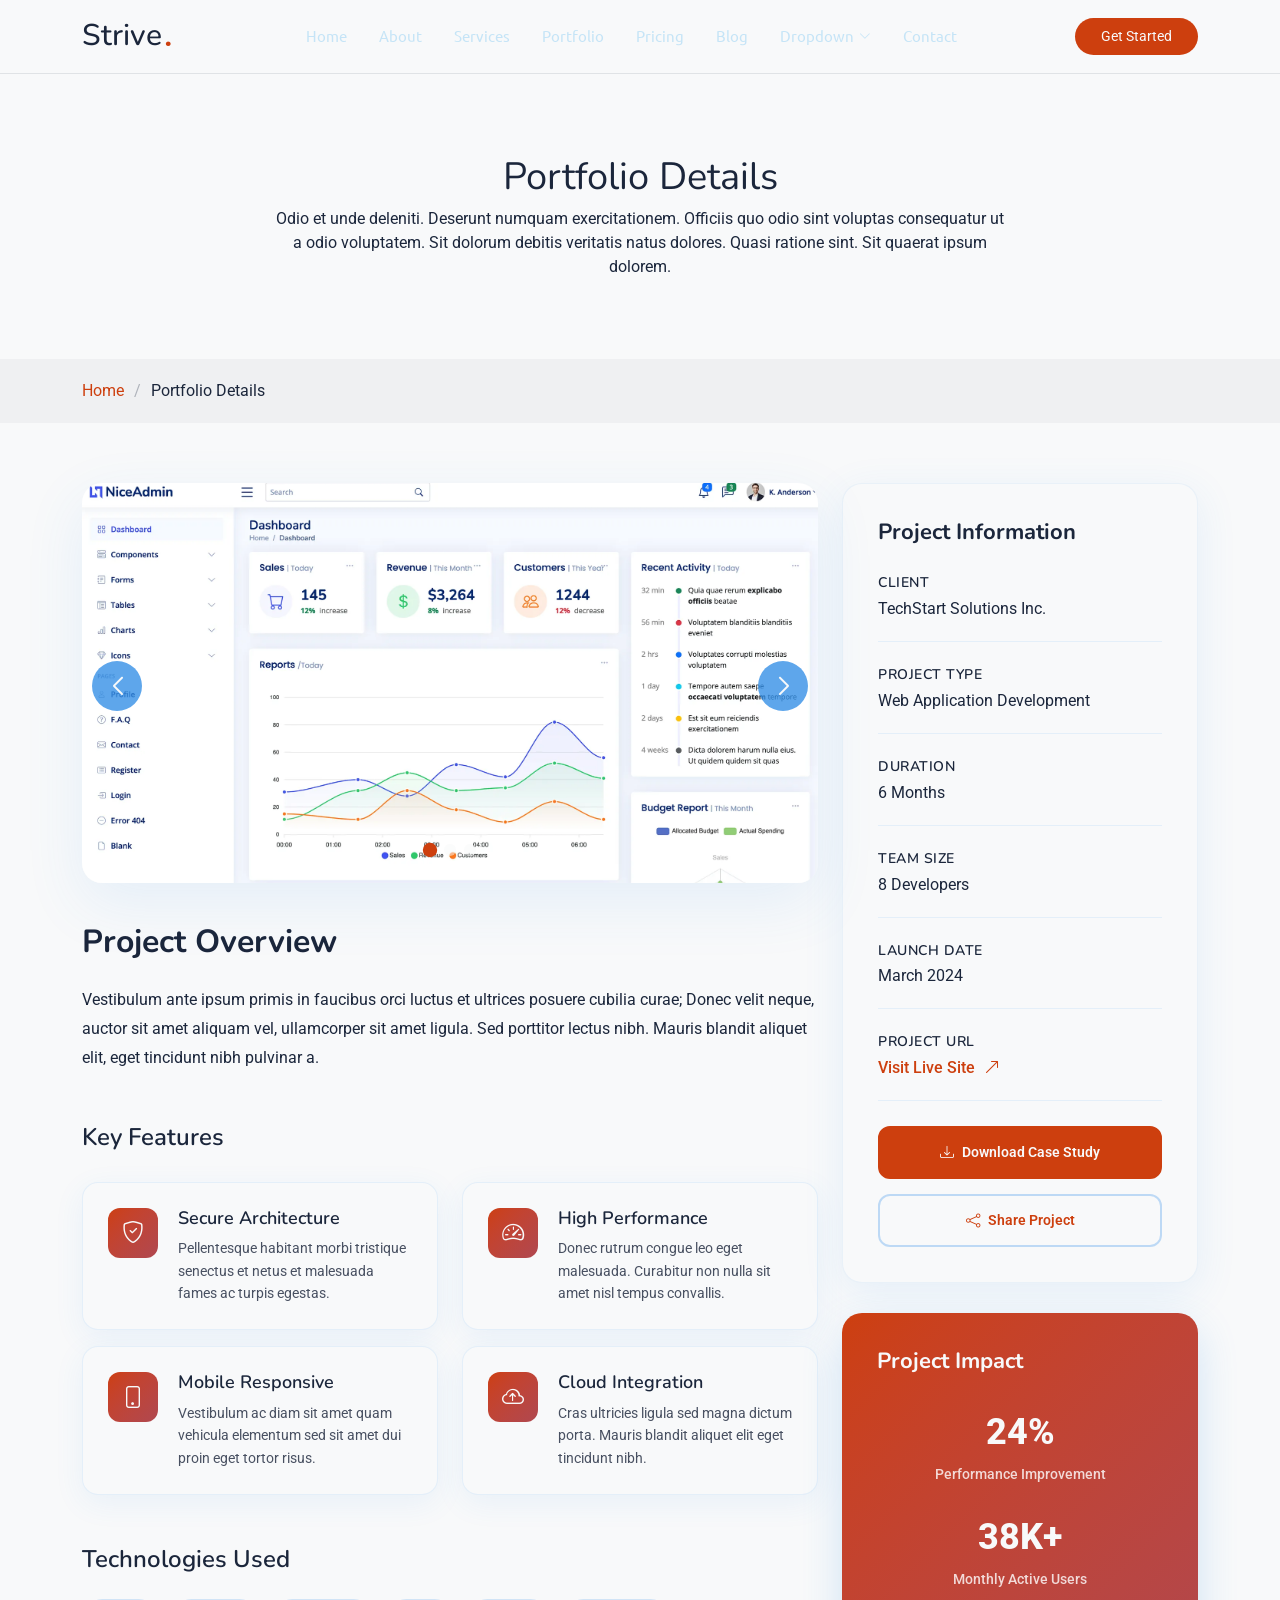
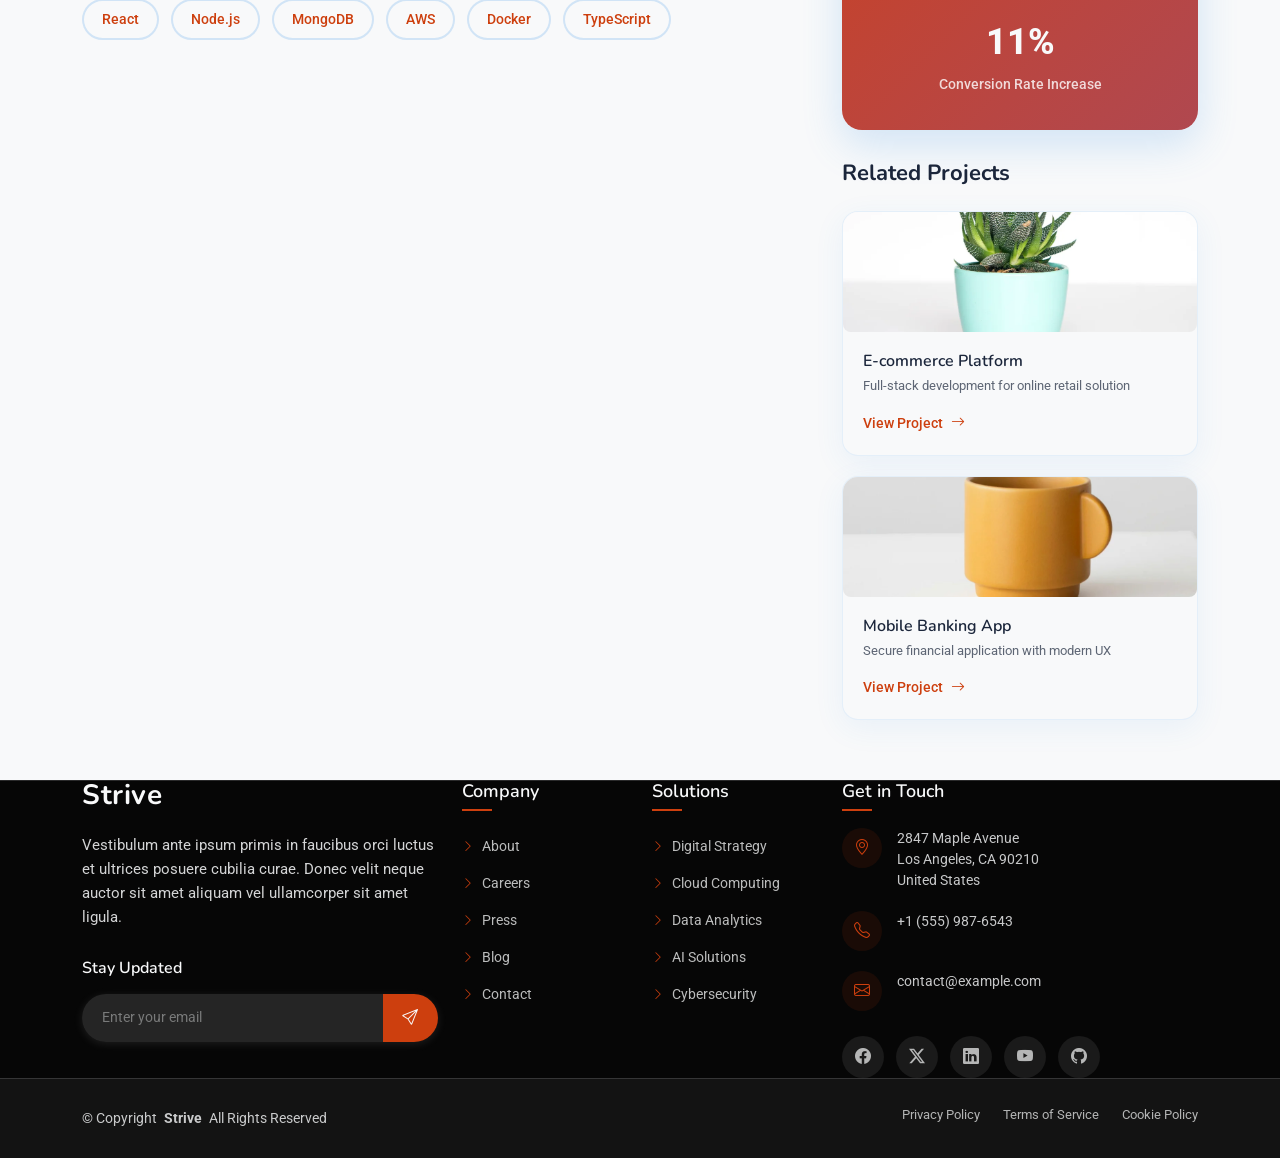
<file: portfolio-details.html>
<!DOCTYPE html>
<html lang="en">

<head>
  <meta charset="utf-8">
  <meta content="width=device-width, initial-scale=1.0" name="viewport">
  <title>Portfolio Details - Strive Bootstrap Template</title>
  <meta name="description" content="">
  <meta name="keywords" content="">

  <!-- Favicons -->
  <link href="assets/img/favicon.png" rel="icon">
  <link href="assets/img/apple-touch-icon.png" rel="apple-touch-icon">

  <!-- Fonts -->
  <link href="https://fonts.googleapis.com" rel="preconnect">
  <link href="https://fonts.gstatic.com" rel="preconnect" crossorigin>
  <link href="https://fonts.googleapis.com/css2?family=Roboto:ital,wght@0,100;0,300;0,400;0,500;0,700;0,900;1,100;1,300;1,400;1,500;1,700;1,900&family=Ubuntu:ital,wght@0,300;0,400;0,500;0,700;1,300;1,400;1,500;1,700&family=Nunito:ital,wght@0,200;0,300;0,400;0,500;0,600;0,700;0,800;0,900;1,200;1,300;1,400;1,500;1,600;1,700;1,800;1,900&display=swap" rel="stylesheet">

  <!-- Vendor CSS Files -->
  <link href="assets/vendor/bootstrap/css/bootstrap.min.css" rel="stylesheet">
  <link href="assets/vendor/bootstrap-icons/bootstrap-icons.css" rel="stylesheet">
  <link href="assets/vendor/aos/aos.css" rel="stylesheet">
  <link href="assets/vendor/swiper/swiper-bundle.min.css" rel="stylesheet">
  <link href="assets/vendor/glightbox/css/glightbox.min.css" rel="stylesheet">

  <!-- Main CSS File -->
  <link href="assets/css/main.css" rel="stylesheet">

  <!-- =======================================================
  * Template Name: Strive
  * Template URL: https://bootstrapmade.com/strive-bootstrap-business-template/
  * Updated: Sep 20 2025 with Bootstrap v5.3.8
  * Author: BootstrapMade.com
  * License: https://bootstrapmade.com/license/
  ======================================================== -->
</head>

<body class="portfolio-details-page">

  <header id="header" class="header d-flex align-items-center sticky-top">
    <div class="container position-relative d-flex align-items-center justify-content-between">

      <a href="index.html" class="logo d-flex align-items-center me-auto me-xl-0">
        <!-- Uncomment the line below if you also wish to use an image logo -->
        <!-- <img src="assets/img/logo.webp" alt=""> -->
        <h1 class="sitename">Strive</h1><span>.</span>
      </a>

      <nav id="navmenu" class="navmenu">
        <ul>
          <li><a href="#hero">Home</a></li>
          <li><a href="#about">About</a></li>
          <li><a href="#services">Services</a></li>
          <li><a href="#portfolio">Portfolio</a></li>
          <li><a href="#pricing">Pricing</a></li>
          <li><a href="blog.html">Blog</a></li>
          <li class="dropdown"><a href="#"><span>Dropdown</span> <i class="bi bi-chevron-down toggle-dropdown"></i></a>
            <ul>
              <li><a href="#">Dropdown 1</a></li>
              <li class="dropdown"><a href="#"><span>Deep Dropdown</span> <i class="bi bi-chevron-down toggle-dropdown"></i></a>
                <ul>
                  <li><a href="#">Deep Dropdown 1</a></li>
                  <li><a href="#">Deep Dropdown 2</a></li>
                  <li><a href="#">Deep Dropdown 3</a></li>
                  <li><a href="#">Deep Dropdown 4</a></li>
                  <li><a href="#">Deep Dropdown 5</a></li>
                </ul>
              </li>
              <li><a href="#">Dropdown 2</a></li>
              <li><a href="#">Dropdown 3</a></li>
              <li><a href="#">Dropdown 4</a></li>
            </ul>
          </li>
          <li><a href="#contact">Contact</a></li>
        </ul>
        <i class="mobile-nav-toggle d-xl-none bi bi-list"></i>
      </nav>

      <a class="cta-btn" href="#about">Get Started</a>

    </div>
  </header>

  <main class="main">

    <!-- Page Title -->
    <div class="page-title">
      <div class="heading">
        <div class="container">
          <div class="row d-flex justify-content-center text-center">
            <div class="col-lg-8">
              <h1 class="heading-title">Portfolio Details</h1>
              <p class="mb-0">
                Odio et unde deleniti. Deserunt numquam exercitationem. Officiis quo
                odio sint voluptas consequatur ut a odio voluptatem. Sit dolorum
                debitis veritatis natus dolores. Quasi ratione sint. Sit quaerat
                ipsum dolorem.
              </p>
            </div>
          </div>
        </div>
      </div>
      <nav class="breadcrumbs">
        <div class="container">
          <ol>
            <li><a href="index.html">Home</a></li>
            <li class="current">Portfolio Details</li>
          </ol>
        </div>
      </nav>
    </div><!-- End Page Title -->

    <!-- Portfolio Details Section -->
    <section id="portfolio-details" class="portfolio-details section">

      <div class="container" data-aos="fade-up" data-aos-delay="100">

        <div class="row gy-4">

          <div class="col-lg-8">
            <div class="portfolio-slider-container">
              <div class="portfolio-details-slider swiper init-swiper">
                <script type="application/json" class="swiper-config">
                  {
                    "loop": true,
                    "speed": 600,
                    "autoplay": {
                      "delay": 5000
                    },
                    "slidesPerView": 1,
                    "pagination": {
                      "el": ".swiper-pagination",
                      "type": "bullets",
                      "clickable": true
                    },
                    "navigation": {
                      "nextEl": ".swiper-button-next",
                      "prevEl": ".swiper-button-prev"
                    }
                  }
                </script>
                <div class="swiper-wrapper">
                  <div class="swiper-slide">
                    <img src="assets/img/screens/app-1.webp" alt="Project Screenshot" class="img-fluid rounded-4">
                  </div>
                  <div class="swiper-slide">
                    <img src="assets/img/product/product-showcase-3.webp" alt="Project Screenshot" class="img-fluid rounded-4">
                  </div>
                  <div class="swiper-slide">
                    <img src="assets/img/screens/phone-1.webp" alt="Project Screenshot" class="img-fluid rounded-4">
                  </div>
                </div>
                <div class="swiper-pagination"></div>
                <div class="swiper-button-prev"></div>
                <div class="swiper-button-next"></div>
              </div>
            </div>

            <div class="project-description">
              <h2>Project Overview</h2>
              <p>Vestibulum ante ipsum primis in faucibus orci luctus et ultrices posuere cubilia curae; Donec velit neque, auctor sit amet aliquam vel, ullamcorper sit amet ligula. Sed porttitor lectus nibh. Mauris blandit aliquet elit, eget tincidunt nibh pulvinar a.</p>

              <div class="feature-highlights">
                <h3>Key Features</h3>
                <div class="row gy-3">
                  <div class="col-md-6">
                    <div class="feature-item" data-aos="fade-up" data-aos-delay="200">
                      <div class="feature-icon">
                        <i class="bi bi-shield-check"></i>
                      </div>
                      <div class="feature-content">
                        <h4>Secure Architecture</h4>
                        <p>Pellentesque habitant morbi tristique senectus et netus et malesuada fames ac turpis egestas.</p>
                      </div>
                    </div>
                  </div>
                  <div class="col-md-6">
                    <div class="feature-item" data-aos="fade-up" data-aos-delay="250">
                      <div class="feature-icon">
                        <i class="bi bi-speedometer2"></i>
                      </div>
                      <div class="feature-content">
                        <h4>High Performance</h4>
                        <p>Donec rutrum congue leo eget malesuada. Curabitur non nulla sit amet nisl tempus convallis.</p>
                      </div>
                    </div>
                  </div>
                  <div class="col-md-6">
                    <div class="feature-item" data-aos="fade-up" data-aos-delay="300">
                      <div class="feature-icon">
                        <i class="bi bi-phone"></i>
                      </div>
                      <div class="feature-content">
                        <h4>Mobile Responsive</h4>
                        <p>Vestibulum ac diam sit amet quam vehicula elementum sed sit amet dui proin eget tortor risus.</p>
                      </div>
                    </div>
                  </div>
                  <div class="col-md-6">
                    <div class="feature-item" data-aos="fade-up" data-aos-delay="350">
                      <div class="feature-icon">
                        <i class="bi bi-cloud-arrow-up"></i>
                      </div>
                      <div class="feature-content">
                        <h4>Cloud Integration</h4>
                        <p>Cras ultricies ligula sed magna dictum porta. Mauris blandit aliquet elit eget tincidunt nibh.</p>
                      </div>
                    </div>
                  </div>
                </div>
              </div>

              <div class="technologies-used" data-aos="fade-up" data-aos-delay="400">
                <h3>Technologies Used</h3>
                <div class="tech-stack">
                  <span class="tech-tag">React</span>
                  <span class="tech-tag">Node.js</span>
                  <span class="tech-tag">MongoDB</span>
                  <span class="tech-tag">AWS</span>
                  <span class="tech-tag">Docker</span>
                  <span class="tech-tag">TypeScript</span>
                </div>
              </div>

            </div>

          </div>

          <div class="col-lg-4">
            <div class="project-info-card" data-aos="fade-up" data-aos-delay="200">
              <h3>Project Information</h3>

              <div class="info-item">
                <h4>Client</h4>
                <p>TechStart Solutions Inc.</p>
              </div>

              <div class="info-item">
                <h4>Project Type</h4>
                <p>Web Application Development</p>
              </div>

              <div class="info-item">
                <h4>Duration</h4>
                <p>6 Months</p>
              </div>

              <div class="info-item">
                <h4>Team Size</h4>
                <p>8 Developers</p>
              </div>

              <div class="info-item">
                <h4>Launch Date</h4>
                <p>March 2024</p>
              </div>

              <div class="info-item">
                <h4>Project URL</h4>
                <p><a href="https://example.com" target="_blank">Visit Live Site <i class="bi bi-arrow-up-right"></i></a></p>
              </div>

              <div class="cta-buttons">
                <a href="#" class="btn btn-primary">
                  <i class="bi bi-download"></i>
                  Download Case Study
                </a>
                <a href="#" class="btn btn-outline">
                  <i class="bi bi-share"></i>
                  Share Project
                </a>
              </div>

            </div>

            <div class="project-stats-card" data-aos="fade-up" data-aos-delay="300">
              <h3>Project Impact</h3>

              <div class="stat-item">
                <div class="stat-number">
                  <span data-purecounter-start="0" data-purecounter-end="98" data-purecounter-duration="2" class="purecounter"></span>%
                </div>
                <div class="stat-label">Performance Improvement</div>
              </div>

              <div class="stat-item">
                <div class="stat-number">
                  <span data-purecounter-start="0" data-purecounter-end="150" data-purecounter-duration="2" class="purecounter"></span>K+
                </div>
                <div class="stat-label">Monthly Active Users</div>
              </div>

              <div class="stat-item">
                <div class="stat-number">
                  <span data-purecounter-start="0" data-purecounter-end="45" data-purecounter-duration="2" class="purecounter"></span>%
                </div>
                <div class="stat-label">Conversion Rate Increase</div>
              </div>

            </div>

            <div class="related-projects" data-aos="fade-up" data-aos-delay="400">
              <h3>Related Projects</h3>

              <div class="related-item">
                <img src="assets/img/portfolio/portfolio-2.webp" alt="Related Project" class="img-fluid rounded-3">
                <div class="related-content">
                  <h4>E-commerce Platform</h4>
                  <p>Full-stack development for online retail solution</p>
                  <a href="#" class="related-link">View Project <i class="bi bi-arrow-right"></i></a>
                </div>
              </div>

              <div class="related-item">
                <img src="assets/img/portfolio/portfolio-5.webp" alt="Related Project" class="img-fluid rounded-3">
                <div class="related-content">
                  <h4>Mobile Banking App</h4>
                  <p>Secure financial application with modern UX</p>
                  <a href="#" class="related-link">View Project <i class="bi bi-arrow-right"></i></a>
                </div>
              </div>

            </div>

          </div>

        </div>

      </div>

    </section><!-- /Portfolio Details Section -->

  </main>

  <footer id="footer" class="footer dark-background">

    <div class="container">
      <div class="row gy-5">

        <div class="col-lg-4">
          <div class="footer-content">
            <a href="index.html" class="logo d-flex align-items-center mb-4">
              <span class="sitename">Strive</span>
            </a>
            <p class="mb-4">Vestibulum ante ipsum primis in faucibus orci luctus et ultrices posuere cubilia curae. Donec velit neque auctor sit amet aliquam vel ullamcorper sit amet ligula.</p>

            <div class="newsletter-form">
              <h5>Stay Updated</h5>
              <form action="forms/newsletter.php" method="post" class="php-email-form">
                <div class="input-group">
                  <input type="email" name="email" class="form-control" placeholder="Enter your email" required="">
                  <button type="submit" class="btn-subscribe">
                    <i class="bi bi-send"></i>
                  </button>
                </div>
                <div class="loading">Loading</div>
                <div class="error-message"></div>
                <div class="sent-message">Thank you for subscribing!</div>
              </form>
            </div>
          </div>
        </div>

        <div class="col-lg-2 col-6">
          <div class="footer-links">
            <h4>Company</h4>
            <ul>
              <li><a href="#"><i class="bi bi-chevron-right"></i> About</a></li>
              <li><a href="#"><i class="bi bi-chevron-right"></i> Careers</a></li>
              <li><a href="#"><i class="bi bi-chevron-right"></i> Press</a></li>
              <li><a href="#"><i class="bi bi-chevron-right"></i> Blog</a></li>
              <li><a href="#"><i class="bi bi-chevron-right"></i> Contact</a></li>
            </ul>
          </div>
        </div>

        <div class="col-lg-2 col-6">
          <div class="footer-links">
            <h4>Solutions</h4>
            <ul>
              <li><a href="#"><i class="bi bi-chevron-right"></i> Digital Strategy</a></li>
              <li><a href="#"><i class="bi bi-chevron-right"></i> Cloud Computing</a></li>
              <li><a href="#"><i class="bi bi-chevron-right"></i> Data Analytics</a></li>
              <li><a href="#"><i class="bi bi-chevron-right"></i> AI Solutions</a></li>
              <li><a href="#"><i class="bi bi-chevron-right"></i> Cybersecurity</a></li>
            </ul>
          </div>
        </div>

        <div class="col-lg-4">
          <div class="footer-contact">
            <h4>Get in Touch</h4>
            <div class="contact-item">
              <div class="contact-icon">
                <i class="bi bi-geo-alt"></i>
              </div>
              <div class="contact-info">
                <p>2847 Maple Avenue<br>Los Angeles, CA 90210<br>United States</p>
              </div>
            </div>

            <div class="contact-item">
              <div class="contact-icon">
                <i class="bi bi-telephone"></i>
              </div>
              <div class="contact-info">
                <p>+1 (555) 987-6543</p>
              </div>
            </div>

            <div class="contact-item">
              <div class="contact-icon">
                <i class="bi bi-envelope"></i>
              </div>
              <div class="contact-info">
                <p>contact@example.com</p>
              </div>
            </div>

            <div class="social-links">
              <a href="#"><i class="bi bi-facebook"></i></a>
              <a href="#"><i class="bi bi-twitter-x"></i></a>
              <a href="#"><i class="bi bi-linkedin"></i></a>
              <a href="#"><i class="bi bi-youtube"></i></a>
              <a href="#"><i class="bi bi-github"></i></a>
            </div>
          </div>
        </div>

      </div>
    </div>

    <div class="footer-bottom">
      <div class="container">
        <div class="row align-items-center">
          <div class="col-lg-6">
            <div class="copyright">
              <p>© <span>Copyright</span> <strong class="px-1 sitename">Strive</strong> <span>All Rights Reserved</span></p>
            </div>
          </div>
          <div class="col-lg-6">
            <div class="footer-bottom-links">
              <a href="#">Privacy Policy</a>
              <a href="#">Terms of Service</a>
              <a href="#">Cookie Policy</a>
            </div>
          </div>
        </div>
      </div>
    </div>

  </footer>

  <!-- Scroll Top -->
  <a href="#" id="scroll-top" class="scroll-top d-flex align-items-center justify-content-center"><i class="bi bi-arrow-up-short"></i></a>

  <!-- Preloader -->
  <div id="preloader"></div>

  <!-- Vendor JS Files -->
  <script src="assets/vendor/bootstrap/js/bootstrap.bundle.min.js"></script>
  <script src="assets/vendor/php-email-form/validate.js"></script>
  <script src="assets/vendor/aos/aos.js"></script>
  <script src="assets/vendor/swiper/swiper-bundle.min.js"></script>
  <script src="assets/vendor/purecounter/purecounter_vanilla.js"></script>
  <script src="assets/vendor/imagesloaded/imagesloaded.pkgd.min.js"></script>
  <script src="assets/vendor/isotope-layout/isotope.pkgd.min.js"></script>
  <script src="assets/vendor/glightbox/js/glightbox.min.js"></script>

  <!-- Main JS File -->
  <script src="assets/js/main.js"></script>

</body>

</html>
</file>
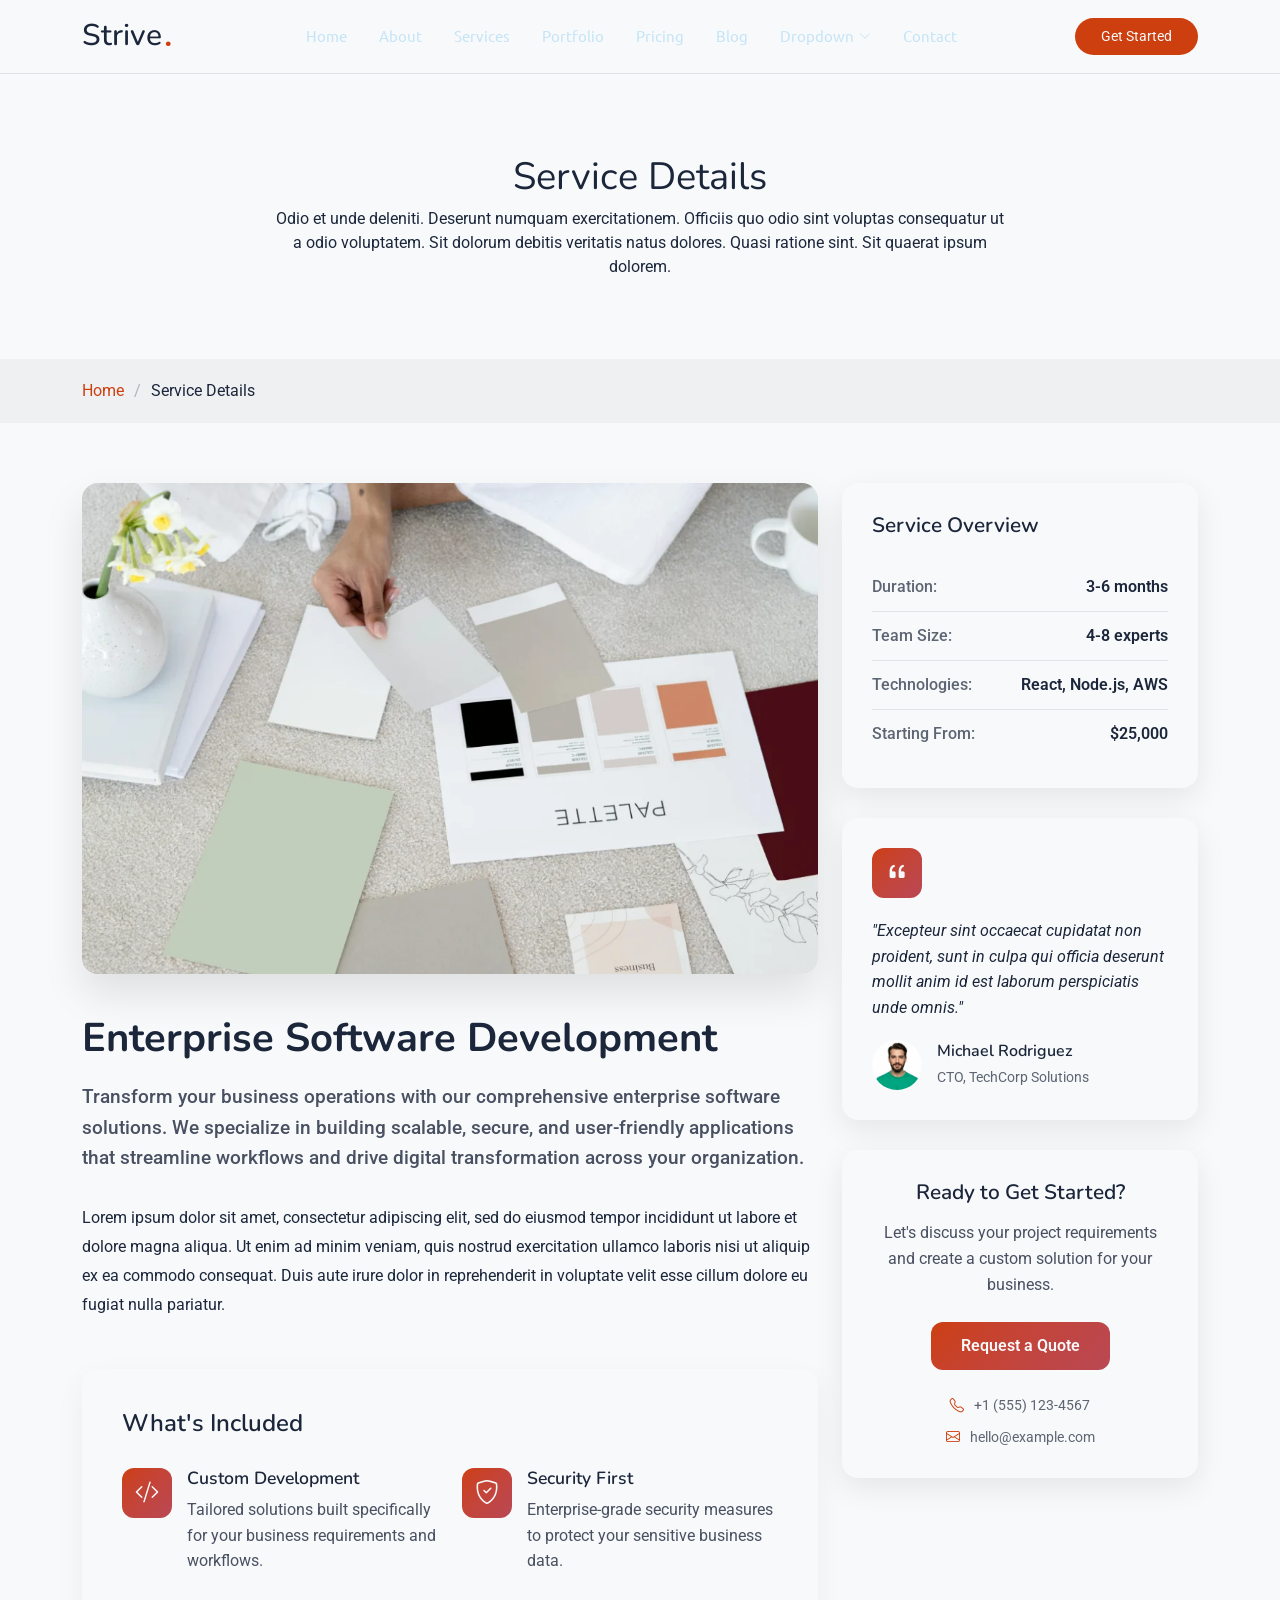
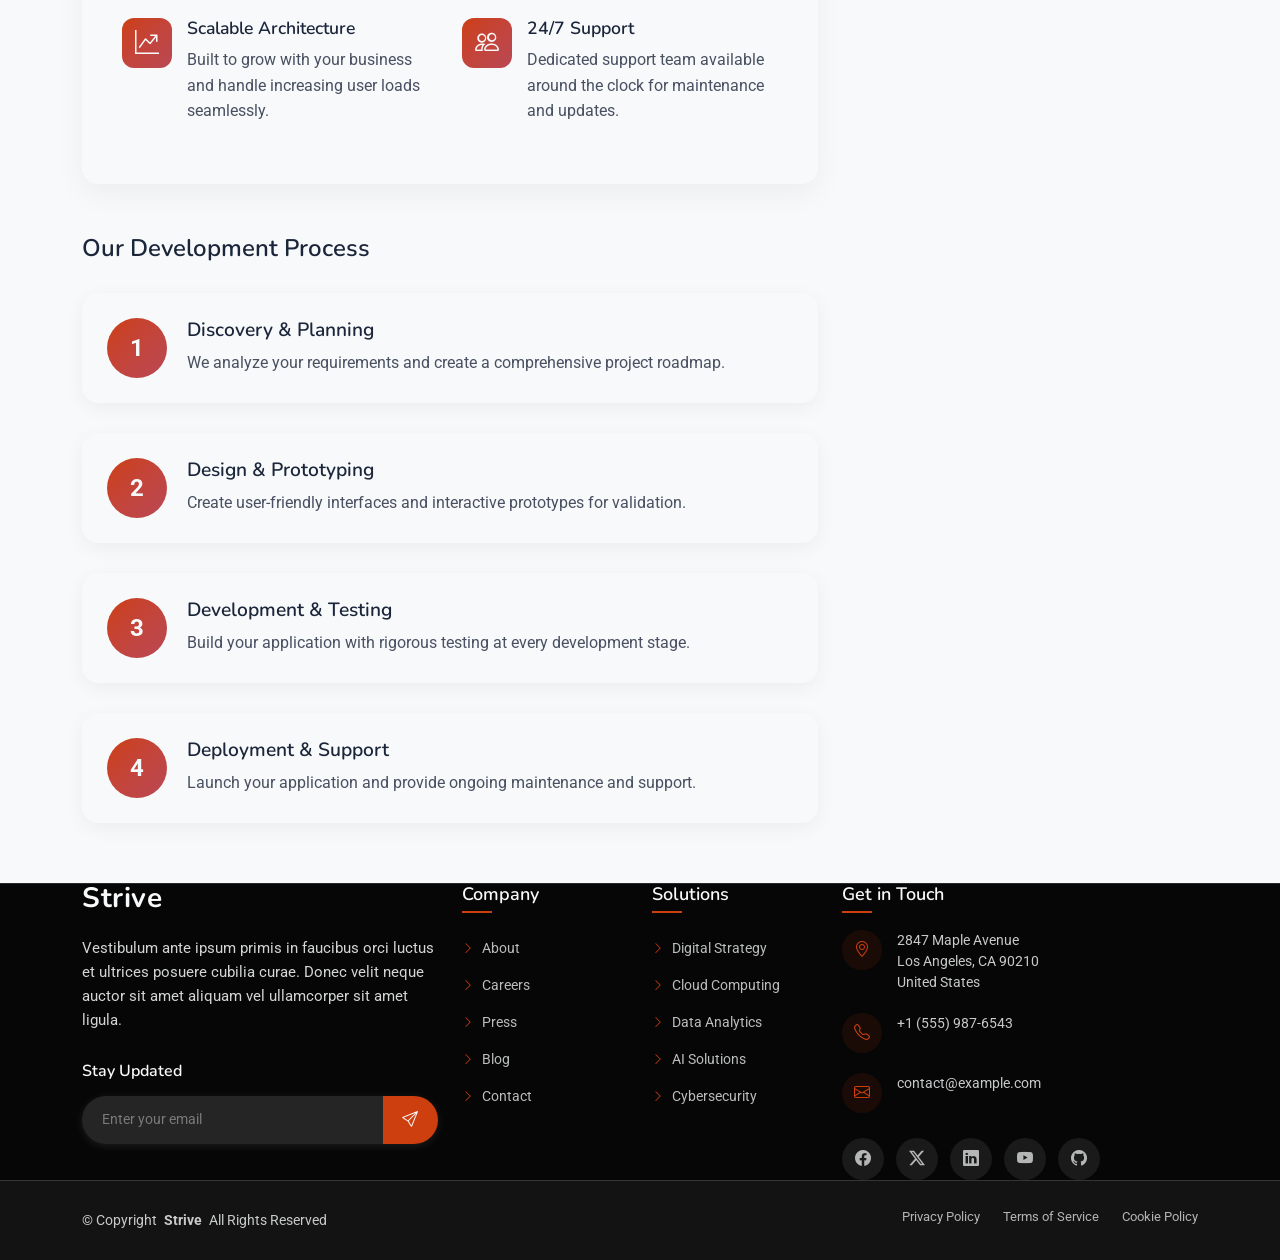
<file: service-details.html>
<!DOCTYPE html>
<html lang="en">

<head>
  <meta charset="utf-8">
  <meta content="width=device-width, initial-scale=1.0" name="viewport">
  <title>Service Details - Strive Bootstrap Template</title>
  <meta name="description" content="">
  <meta name="keywords" content="">

  <!-- Favicons -->
  <link href="assets/img/favicon.png" rel="icon">
  <link href="assets/img/apple-touch-icon.png" rel="apple-touch-icon">

  <!-- Fonts -->
  <link href="https://fonts.googleapis.com" rel="preconnect">
  <link href="https://fonts.gstatic.com" rel="preconnect" crossorigin>
  <link href="https://fonts.googleapis.com/css2?family=Roboto:ital,wght@0,100;0,300;0,400;0,500;0,700;0,900;1,100;1,300;1,400;1,500;1,700;1,900&family=Ubuntu:ital,wght@0,300;0,400;0,500;0,700;1,300;1,400;1,500;1,700&family=Nunito:ital,wght@0,200;0,300;0,400;0,500;0,600;0,700;0,800;0,900;1,200;1,300;1,400;1,500;1,600;1,700;1,800;1,900&display=swap" rel="stylesheet">

  <!-- Vendor CSS Files -->
  <link href="assets/vendor/bootstrap/css/bootstrap.min.css" rel="stylesheet">
  <link href="assets/vendor/bootstrap-icons/bootstrap-icons.css" rel="stylesheet">
  <link href="assets/vendor/aos/aos.css" rel="stylesheet">
  <link href="assets/vendor/swiper/swiper-bundle.min.css" rel="stylesheet">
  <link href="assets/vendor/glightbox/css/glightbox.min.css" rel="stylesheet">

  <!-- Main CSS File -->
  <link href="assets/css/main.css" rel="stylesheet">

  <!-- =======================================================
  * Template Name: Strive
  * Template URL: https://bootstrapmade.com/strive-bootstrap-business-template/
  * Updated: Sep 20 2025 with Bootstrap v5.3.8
  * Author: BootstrapMade.com
  * License: https://bootstrapmade.com/license/
  ======================================================== -->
</head>

<body class="service-details-page">

  <header id="header" class="header d-flex align-items-center sticky-top">
    <div class="container position-relative d-flex align-items-center justify-content-between">

      <a href="index.html" class="logo d-flex align-items-center me-auto me-xl-0">
        <!-- Uncomment the line below if you also wish to use an image logo -->
        <!-- <img src="assets/img/logo.webp" alt=""> -->
        <h1 class="sitename">Strive</h1><span>.</span>
      </a>

      <nav id="navmenu" class="navmenu">
        <ul>
          <li><a href="#hero">Home</a></li>
          <li><a href="#about">About</a></li>
          <li><a href="#services">Services</a></li>
          <li><a href="#portfolio">Portfolio</a></li>
          <li><a href="#pricing">Pricing</a></li>
          <li><a href="blog.html">Blog</a></li>
          <li class="dropdown"><a href="#"><span>Dropdown</span> <i class="bi bi-chevron-down toggle-dropdown"></i></a>
            <ul>
              <li><a href="#">Dropdown 1</a></li>
              <li class="dropdown"><a href="#"><span>Deep Dropdown</span> <i class="bi bi-chevron-down toggle-dropdown"></i></a>
                <ul>
                  <li><a href="#">Deep Dropdown 1</a></li>
                  <li><a href="#">Deep Dropdown 2</a></li>
                  <li><a href="#">Deep Dropdown 3</a></li>
                  <li><a href="#">Deep Dropdown 4</a></li>
                  <li><a href="#">Deep Dropdown 5</a></li>
                </ul>
              </li>
              <li><a href="#">Dropdown 2</a></li>
              <li><a href="#">Dropdown 3</a></li>
              <li><a href="#">Dropdown 4</a></li>
            </ul>
          </li>
          <li><a href="#contact">Contact</a></li>
        </ul>
        <i class="mobile-nav-toggle d-xl-none bi bi-list"></i>
      </nav>

      <a class="cta-btn" href="#about">Get Started</a>

    </div>
  </header>

  <main class="main">

    <!-- Page Title -->
    <div class="page-title">
      <div class="heading">
        <div class="container">
          <div class="row d-flex justify-content-center text-center">
            <div class="col-lg-8">
              <h1 class="heading-title">Service Details</h1>
              <p class="mb-0">
                Odio et unde deleniti. Deserunt numquam exercitationem. Officiis quo
                odio sint voluptas consequatur ut a odio voluptatem. Sit dolorum
                debitis veritatis natus dolores. Quasi ratione sint. Sit quaerat
                ipsum dolorem.
              </p>
            </div>
          </div>
        </div>
      </div>
      <nav class="breadcrumbs">
        <div class="container">
          <ol>
            <li><a href="index.html">Home</a></li>
            <li class="current">Service Details</li>
          </ol>
        </div>
      </nav>
    </div><!-- End Page Title -->

    <!-- Service Details Section -->
    <section id="service-details" class="service-details section">

      <div class="container" data-aos="fade-up" data-aos-delay="100">

        <div class="row gy-5">

          <div class="col-lg-8">
            <div class="service-main-content">
              <div class="service-image" data-aos="fade-up" data-aos-delay="200">
                <img src="assets/img/services/services-5.webp" alt="Service Image" class="img-fluid rounded-4">
              </div>

              <div class="service-description" data-aos="fade-up" data-aos-delay="300">
                <h2>Enterprise Software Development</h2>
                <p class="lead">Transform your business operations with our comprehensive enterprise software solutions. We specialize in building scalable, secure, and user-friendly applications that streamline workflows and drive digital transformation across your organization.</p>

                <p>Lorem ipsum dolor sit amet, consectetur adipiscing elit, sed do eiusmod tempor incididunt ut labore et dolore magna aliqua. Ut enim ad minim veniam, quis nostrud exercitation ullamco laboris nisi ut aliquip ex ea commodo consequat. Duis aute irure dolor in reprehenderit in voluptate velit esse cillum dolore eu fugiat nulla pariatur.</p>

                <div class="features-included">
                  <h4>What's Included</h4>
                  <div class="row g-4">
                    <div class="col-md-6">
                      <div class="feature-item">
                        <div class="feature-icon">
                          <i class="bi bi-code-slash"></i>
                        </div>
                        <div class="feature-content">
                          <h5>Custom Development</h5>
                          <p>Tailored solutions built specifically for your business requirements and workflows.</p>
                        </div>
                      </div>
                    </div>
                    <div class="col-md-6">
                      <div class="feature-item">
                        <div class="feature-icon">
                          <i class="bi bi-shield-check"></i>
                        </div>
                        <div class="feature-content">
                          <h5>Security First</h5>
                          <p>Enterprise-grade security measures to protect your sensitive business data.</p>
                        </div>
                      </div>
                    </div>
                    <div class="col-md-6">
                      <div class="feature-item">
                        <div class="feature-icon">
                          <i class="bi bi-graph-up-arrow"></i>
                        </div>
                        <div class="feature-content">
                          <h5>Scalable Architecture</h5>
                          <p>Built to grow with your business and handle increasing user loads seamlessly.</p>
                        </div>
                      </div>
                    </div>
                    <div class="col-md-6">
                      <div class="feature-item">
                        <div class="feature-icon">
                          <i class="bi bi-people"></i>
                        </div>
                        <div class="feature-content">
                          <h5>24/7 Support</h5>
                          <p>Dedicated support team available around the clock for maintenance and updates.</p>
                        </div>
                      </div>
                    </div>
                  </div><!-- End Features -->
                </div>

                <div class="process-steps" data-aos="fade-up" data-aos-delay="400">
                  <h4>Our Development Process</h4>
                  <div class="steps-container">
                    <div class="step-item">
                      <div class="step-number">1</div>
                      <div class="step-content">
                        <h5>Discovery &amp; Planning</h5>
                        <p>We analyze your requirements and create a comprehensive project roadmap.</p>
                      </div>
                    </div>
                    <div class="step-item">
                      <div class="step-number">2</div>
                      <div class="step-content">
                        <h5>Design &amp; Prototyping</h5>
                        <p>Create user-friendly interfaces and interactive prototypes for validation.</p>
                      </div>
                    </div>
                    <div class="step-item">
                      <div class="step-number">3</div>
                      <div class="step-content">
                        <h5>Development &amp; Testing</h5>
                        <p>Build your application with rigorous testing at every development stage.</p>
                      </div>
                    </div>
                    <div class="step-item">
                      <div class="step-number">4</div>
                      <div class="step-content">
                        <h5>Deployment &amp; Support</h5>
                        <p>Launch your application and provide ongoing maintenance and support.</p>
                      </div>
                    </div>
                  </div><!-- End Steps -->
                </div>

              </div>
            </div>
          </div>

          <div class="col-lg-4">
            <div class="service-sidebar" data-aos="fade-up" data-aos-delay="300">

              <div class="service-info-card">
                <h4>Service Overview</h4>
                <div class="info-item">
                  <span class="info-label">Duration:</span>
                  <span class="info-value">3-6 months</span>
                </div>
                <div class="info-item">
                  <span class="info-label">Team Size:</span>
                  <span class="info-value">4-8 experts</span>
                </div>
                <div class="info-item">
                  <span class="info-label">Technologies:</span>
                  <span class="info-value">React, Node.js, AWS</span>
                </div>
                <div class="info-item">
                  <span class="info-label">Starting From:</span>
                  <span class="info-value">$25,000</span>
                </div>
              </div>

              <div class="testimonial-card">
                <div class="testimonial-content">
                  <div class="quote-icon">
                    <i class="bi bi-quote"></i>
                  </div>
                  <p>"Excepteur sint occaecat cupidatat non proident, sunt in culpa qui officia deserunt mollit anim id est laborum perspiciatis unde omnis."</p>
                  <div class="testimonial-author">
                    <img src="assets/img/person/person-m-8.webp" alt="Client" class="author-image">
                    <div class="author-info">
                      <h6>Michael Rodriguez</h6>
                      <span>CTO, TechCorp Solutions</span>
                    </div>
                  </div>
                </div>
              </div>

              <div class="cta-card">
                <h4>Ready to Get Started?</h4>
                <p>Let's discuss your project requirements and create a custom solution for your business.</p>
                <a href="#" class="btn btn-primary">Request a Quote</a>
                <div class="contact-info">
                  <div class="contact-item">
                    <i class="bi bi-telephone"></i>
                    <span>+1 (555) 123-4567</span>
                  </div>
                  <div class="contact-item">
                    <i class="bi bi-envelope"></i>
                    <span>hello@example.com</span>
                  </div>
                </div>
              </div>

            </div>
          </div>

        </div>

      </div>

    </section><!-- /Service Details Section -->

  </main>

  <footer id="footer" class="footer dark-background">

    <div class="container">
      <div class="row gy-5">

        <div class="col-lg-4">
          <div class="footer-content">
            <a href="index.html" class="logo d-flex align-items-center mb-4">
              <span class="sitename">Strive</span>
            </a>
            <p class="mb-4">Vestibulum ante ipsum primis in faucibus orci luctus et ultrices posuere cubilia curae. Donec velit neque auctor sit amet aliquam vel ullamcorper sit amet ligula.</p>

            <div class="newsletter-form">
              <h5>Stay Updated</h5>
              <form action="forms/newsletter.php" method="post" class="php-email-form">
                <div class="input-group">
                  <input type="email" name="email" class="form-control" placeholder="Enter your email" required="">
                  <button type="submit" class="btn-subscribe">
                    <i class="bi bi-send"></i>
                  </button>
                </div>
                <div class="loading">Loading</div>
                <div class="error-message"></div>
                <div class="sent-message">Thank you for subscribing!</div>
              </form>
            </div>
          </div>
        </div>

        <div class="col-lg-2 col-6">
          <div class="footer-links">
            <h4>Company</h4>
            <ul>
              <li><a href="#"><i class="bi bi-chevron-right"></i> About</a></li>
              <li><a href="#"><i class="bi bi-chevron-right"></i> Careers</a></li>
              <li><a href="#"><i class="bi bi-chevron-right"></i> Press</a></li>
              <li><a href="#"><i class="bi bi-chevron-right"></i> Blog</a></li>
              <li><a href="#"><i class="bi bi-chevron-right"></i> Contact</a></li>
            </ul>
          </div>
        </div>

        <div class="col-lg-2 col-6">
          <div class="footer-links">
            <h4>Solutions</h4>
            <ul>
              <li><a href="#"><i class="bi bi-chevron-right"></i> Digital Strategy</a></li>
              <li><a href="#"><i class="bi bi-chevron-right"></i> Cloud Computing</a></li>
              <li><a href="#"><i class="bi bi-chevron-right"></i> Data Analytics</a></li>
              <li><a href="#"><i class="bi bi-chevron-right"></i> AI Solutions</a></li>
              <li><a href="#"><i class="bi bi-chevron-right"></i> Cybersecurity</a></li>
            </ul>
          </div>
        </div>

        <div class="col-lg-4">
          <div class="footer-contact">
            <h4>Get in Touch</h4>
            <div class="contact-item">
              <div class="contact-icon">
                <i class="bi bi-geo-alt"></i>
              </div>
              <div class="contact-info">
                <p>2847 Maple Avenue<br>Los Angeles, CA 90210<br>United States</p>
              </div>
            </div>

            <div class="contact-item">
              <div class="contact-icon">
                <i class="bi bi-telephone"></i>
              </div>
              <div class="contact-info">
                <p>+1 (555) 987-6543</p>
              </div>
            </div>

            <div class="contact-item">
              <div class="contact-icon">
                <i class="bi bi-envelope"></i>
              </div>
              <div class="contact-info">
                <p>contact@example.com</p>
              </div>
            </div>

            <div class="social-links">
              <a href="#"><i class="bi bi-facebook"></i></a>
              <a href="#"><i class="bi bi-twitter-x"></i></a>
              <a href="#"><i class="bi bi-linkedin"></i></a>
              <a href="#"><i class="bi bi-youtube"></i></a>
              <a href="#"><i class="bi bi-github"></i></a>
            </div>
          </div>
        </div>

      </div>
    </div>

    <div class="footer-bottom">
      <div class="container">
        <div class="row align-items-center">
          <div class="col-lg-6">
            <div class="copyright">
              <p>© <span>Copyright</span> <strong class="px-1 sitename">Strive</strong> <span>All Rights Reserved</span></p>
            </div>
          </div>
          <div class="col-lg-6">
            <div class="footer-bottom-links">
              <a href="#">Privacy Policy</a>
              <a href="#">Terms of Service</a>
              <a href="#">Cookie Policy</a>
            </div>
          </div>
        </div>
      </div>
    </div>

  </footer>

  <!-- Scroll Top -->
  <a href="#" id="scroll-top" class="scroll-top d-flex align-items-center justify-content-center"><i class="bi bi-arrow-up-short"></i></a>

  <!-- Preloader -->
  <div id="preloader"></div>

  <!-- Vendor JS Files -->
  <script src="assets/vendor/bootstrap/js/bootstrap.bundle.min.js"></script>
  <script src="assets/vendor/php-email-form/validate.js"></script>
  <script src="assets/vendor/aos/aos.js"></script>
  <script src="assets/vendor/swiper/swiper-bundle.min.js"></script>
  <script src="assets/vendor/purecounter/purecounter_vanilla.js"></script>
  <script src="assets/vendor/imagesloaded/imagesloaded.pkgd.min.js"></script>
  <script src="assets/vendor/isotope-layout/isotope.pkgd.min.js"></script>
  <script src="assets/vendor/glightbox/js/glightbox.min.js"></script>

  <!-- Main JS File -->
  <script src="assets/js/main.js"></script>

</body>

</html>
</file>
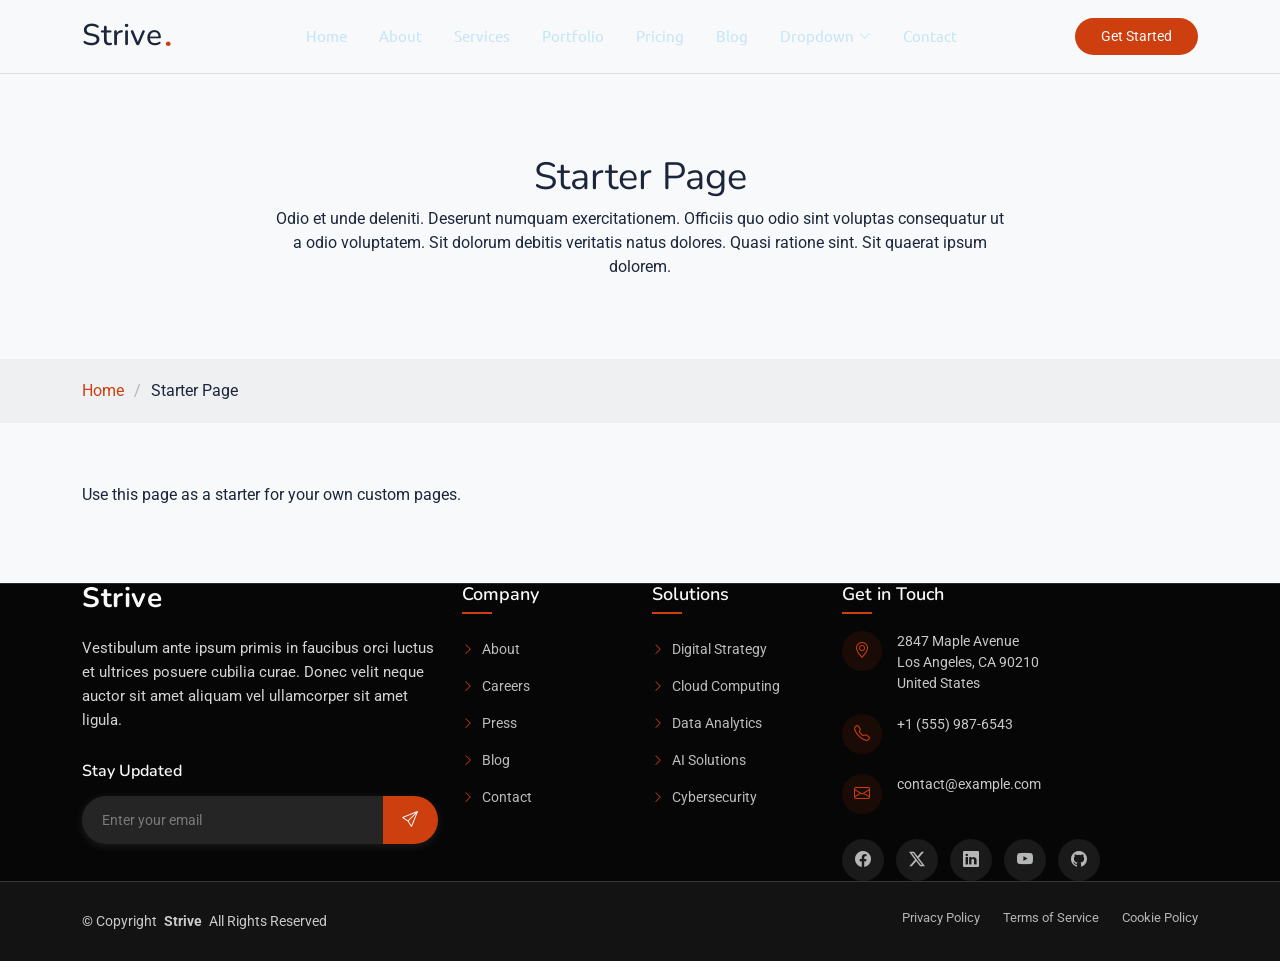
<file: starter-page.html>
<!DOCTYPE html>
<html lang="en">

<head>
  <meta charset="utf-8">
  <meta content="width=device-width, initial-scale=1.0" name="viewport">
  <title>Starter Page - Strive Bootstrap Template</title>
  <meta name="description" content="">
  <meta name="keywords" content="">

  <!-- Favicons -->
  <link href="assets/img/favicon.png" rel="icon">
  <link href="assets/img/apple-touch-icon.png" rel="apple-touch-icon">

  <!-- Fonts -->
  <link href="https://fonts.googleapis.com" rel="preconnect">
  <link href="https://fonts.gstatic.com" rel="preconnect" crossorigin>
  <link href="https://fonts.googleapis.com/css2?family=Roboto:ital,wght@0,100;0,300;0,400;0,500;0,700;0,900;1,100;1,300;1,400;1,500;1,700;1,900&family=Ubuntu:ital,wght@0,300;0,400;0,500;0,700;1,300;1,400;1,500;1,700&family=Nunito:ital,wght@0,200;0,300;0,400;0,500;0,600;0,700;0,800;0,900;1,200;1,300;1,400;1,500;1,600;1,700;1,800;1,900&display=swap" rel="stylesheet">

  <!-- Vendor CSS Files -->
  <link href="assets/vendor/bootstrap/css/bootstrap.min.css" rel="stylesheet">
  <link href="assets/vendor/bootstrap-icons/bootstrap-icons.css" rel="stylesheet">
  <link href="assets/vendor/aos/aos.css" rel="stylesheet">
  <link href="assets/vendor/swiper/swiper-bundle.min.css" rel="stylesheet">
  <link href="assets/vendor/glightbox/css/glightbox.min.css" rel="stylesheet">

  <!-- Main CSS File -->
  <link href="assets/css/main.css" rel="stylesheet">

  <!-- =======================================================
  * Template Name: Strive
  * Template URL: https://bootstrapmade.com/strive-bootstrap-business-template/
  * Updated: Sep 20 2025 with Bootstrap v5.3.8
  * Author: BootstrapMade.com
  * License: https://bootstrapmade.com/license/
  ======================================================== -->
</head>

<body class="starter-page-page">

  <header id="header" class="header d-flex align-items-center sticky-top">
    <div class="container position-relative d-flex align-items-center justify-content-between">

      <a href="index.html" class="logo d-flex align-items-center me-auto me-xl-0">
        <!-- Uncomment the line below if you also wish to use an image logo -->
        <!-- <img src="assets/img/logo.webp" alt=""> -->
        <h1 class="sitename">Strive</h1><span>.</span>
      </a>

      <nav id="navmenu" class="navmenu">
        <ul>
          <li><a href="#hero">Home</a></li>
          <li><a href="#about">About</a></li>
          <li><a href="#services">Services</a></li>
          <li><a href="#portfolio">Portfolio</a></li>
          <li><a href="#pricing">Pricing</a></li>
          <li><a href="blog.html">Blog</a></li>
          <li class="dropdown"><a href="#"><span>Dropdown</span> <i class="bi bi-chevron-down toggle-dropdown"></i></a>
            <ul>
              <li><a href="#">Dropdown 1</a></li>
              <li class="dropdown"><a href="#"><span>Deep Dropdown</span> <i class="bi bi-chevron-down toggle-dropdown"></i></a>
                <ul>
                  <li><a href="#">Deep Dropdown 1</a></li>
                  <li><a href="#">Deep Dropdown 2</a></li>
                  <li><a href="#">Deep Dropdown 3</a></li>
                  <li><a href="#">Deep Dropdown 4</a></li>
                  <li><a href="#">Deep Dropdown 5</a></li>
                </ul>
              </li>
              <li><a href="#">Dropdown 2</a></li>
              <li><a href="#">Dropdown 3</a></li>
              <li><a href="#">Dropdown 4</a></li>
            </ul>
          </li>
          <li><a href="#contact">Contact</a></li>
        </ul>
        <i class="mobile-nav-toggle d-xl-none bi bi-list"></i>
      </nav>

      <a class="cta-btn" href="#about">Get Started</a>

    </div>
  </header>

  <main class="main">

    <!-- Page Title -->
    <div class="page-title">
      <div class="heading">
        <div class="container">
          <div class="row d-flex justify-content-center text-center">
            <div class="col-lg-8">
              <h1 class="heading-title">Starter Page</h1>
              <p class="mb-0">
                Odio et unde deleniti. Deserunt numquam exercitationem. Officiis quo
                odio sint voluptas consequatur ut a odio voluptatem. Sit dolorum
                debitis veritatis natus dolores. Quasi ratione sint. Sit quaerat
                ipsum dolorem.
              </p>
            </div>
          </div>
        </div>
      </div>
      <nav class="breadcrumbs">
        <div class="container">
          <ol>
            <li><a href="index.html">Home</a></li>
            <li class="current">Starter Page</li>
          </ol>
        </div>
      </nav>
    </div><!-- End Page Title -->

    <!-- Starter Section Section -->
    <section id="starter-section" class="starter-section section">

      <div class="container" data-aos="fade-up">
        <p>Use this page as a starter for your own custom pages.</p>
      </div>

    </section><!-- /Starter Section Section -->

  </main>

  <footer id="footer" class="footer dark-background">

    <div class="container">
      <div class="row gy-5">

        <div class="col-lg-4">
          <div class="footer-content">
            <a href="index.html" class="logo d-flex align-items-center mb-4">
              <span class="sitename">Strive</span>
            </a>
            <p class="mb-4">Vestibulum ante ipsum primis in faucibus orci luctus et ultrices posuere cubilia curae. Donec velit neque auctor sit amet aliquam vel ullamcorper sit amet ligula.</p>

            <div class="newsletter-form">
              <h5>Stay Updated</h5>
              <form action="forms/newsletter.php" method="post" class="php-email-form">
                <div class="input-group">
                  <input type="email" name="email" class="form-control" placeholder="Enter your email" required="">
                  <button type="submit" class="btn-subscribe">
                    <i class="bi bi-send"></i>
                  </button>
                </div>
                <div class="loading">Loading</div>
                <div class="error-message"></div>
                <div class="sent-message">Thank you for subscribing!</div>
              </form>
            </div>
          </div>
        </div>

        <div class="col-lg-2 col-6">
          <div class="footer-links">
            <h4>Company</h4>
            <ul>
              <li><a href="#"><i class="bi bi-chevron-right"></i> About</a></li>
              <li><a href="#"><i class="bi bi-chevron-right"></i> Careers</a></li>
              <li><a href="#"><i class="bi bi-chevron-right"></i> Press</a></li>
              <li><a href="#"><i class="bi bi-chevron-right"></i> Blog</a></li>
              <li><a href="#"><i class="bi bi-chevron-right"></i> Contact</a></li>
            </ul>
          </div>
        </div>

        <div class="col-lg-2 col-6">
          <div class="footer-links">
            <h4>Solutions</h4>
            <ul>
              <li><a href="#"><i class="bi bi-chevron-right"></i> Digital Strategy</a></li>
              <li><a href="#"><i class="bi bi-chevron-right"></i> Cloud Computing</a></li>
              <li><a href="#"><i class="bi bi-chevron-right"></i> Data Analytics</a></li>
              <li><a href="#"><i class="bi bi-chevron-right"></i> AI Solutions</a></li>
              <li><a href="#"><i class="bi bi-chevron-right"></i> Cybersecurity</a></li>
            </ul>
          </div>
        </div>

        <div class="col-lg-4">
          <div class="footer-contact">
            <h4>Get in Touch</h4>
            <div class="contact-item">
              <div class="contact-icon">
                <i class="bi bi-geo-alt"></i>
              </div>
              <div class="contact-info">
                <p>2847 Maple Avenue<br>Los Angeles, CA 90210<br>United States</p>
              </div>
            </div>

            <div class="contact-item">
              <div class="contact-icon">
                <i class="bi bi-telephone"></i>
              </div>
              <div class="contact-info">
                <p>+1 (555) 987-6543</p>
              </div>
            </div>

            <div class="contact-item">
              <div class="contact-icon">
                <i class="bi bi-envelope"></i>
              </div>
              <div class="contact-info">
                <p>contact@example.com</p>
              </div>
            </div>

            <div class="social-links">
              <a href="#"><i class="bi bi-facebook"></i></a>
              <a href="#"><i class="bi bi-twitter-x"></i></a>
              <a href="#"><i class="bi bi-linkedin"></i></a>
              <a href="#"><i class="bi bi-youtube"></i></a>
              <a href="#"><i class="bi bi-github"></i></a>
            </div>
          </div>
        </div>

      </div>
    </div>

    <div class="footer-bottom">
      <div class="container">
        <div class="row align-items-center">
          <div class="col-lg-6">
            <div class="copyright">
              <p>© <span>Copyright</span> <strong class="px-1 sitename">Strive</strong> <span>All Rights Reserved</span></p>
            </div>
          </div>
          <div class="col-lg-6">
            <div class="footer-bottom-links">
              <a href="#">Privacy Policy</a>
              <a href="#">Terms of Service</a>
              <a href="#">Cookie Policy</a>
            </div>
          </div>
        </div>
      </div>
    </div>

  </footer>

  <!-- Scroll Top -->
  <a href="#" id="scroll-top" class="scroll-top d-flex align-items-center justify-content-center"><i class="bi bi-arrow-up-short"></i></a>

  <!-- Preloader -->
  <div id="preloader"></div>

  <!-- Vendor JS Files -->
  <script src="assets/vendor/bootstrap/js/bootstrap.bundle.min.js"></script>
  <script src="assets/vendor/php-email-form/validate.js"></script>
  <script src="assets/vendor/aos/aos.js"></script>
  <script src="assets/vendor/swiper/swiper-bundle.min.js"></script>
  <script src="assets/vendor/purecounter/purecounter_vanilla.js"></script>
  <script src="assets/vendor/imagesloaded/imagesloaded.pkgd.min.js"></script>
  <script src="assets/vendor/isotope-layout/isotope.pkgd.min.js"></script>
  <script src="assets/vendor/glightbox/js/glightbox.min.js"></script>

  <!-- Main JS File -->
  <script src="assets/js/main.js"></script>

</body>

</html>
</file>
<file: assets/css/main.css>
@charset "UTF-8";
/*--------------------------------------------------------------
# Font & Color Variables
--------------------------------------------------------------*/
/* Fonts */
:root {
  --default-font:
    "Roboto", system-ui, -apple-system, "Segoe UI", Roboto, "Helvetica Neue",
    Arial, "Noto Sans", "Liberation Sans", sans-serif, "Apple Color Emoji",
    "Segoe UI Emoji", "Segoe UI Symbol", "Noto Color Emoji";
  --heading-font: "Nunito", sans-serif;
  --nav-font: "Ubuntu", sans-serif;
}

/* Global Colors - The following color variables are used throughout the website. Updating them here will change the color scheme of the entire website */
:root {
  --background-color: #f8f9fa; /* Background color for the entire website, including individual sections */
  --default-color: #1b263b; /* Default color used for the majority of the text content across the entire website */
  --heading-color: #1b263b; /* Color for headings, subheadings and title throughout the website */
  --accent-color: #cd3f0e; /* Accent color that represents your brand on the website. It's used for buttons, links, and other elements that need to stand out */
  --surface-color: #f8f9fa; /* The surface color is used as a background of boxed elements within sections, such as cards, icon boxes, or other elements that require a visual separation from the global background. */
  --contrast-color: #f8f9fa; /* Contrast color for text, ensuring readability against backgrounds of accent, heading, or default colors. */
}

/* Nav Menu Colors - The following color variables are used specifically for the navigation menu. They are separate from the global colors to allow for more customization options */
:root {
  --nav-color: #afdbf5; /* The default color of the main navmenu links */
  --nav-hover-color: #cd3f0e; /* Applied to main navmenu links when they are hovered over or active */
  --nav-mobile-background-color: #f8f9fa; /* Used as the background color for mobile navigation menu */
  --nav-dropdown-background-color: #f8f9fa; /* Used as the background color for dropdown items that appear when hovering over primary navigation items */
  --nav-dropdown-color: #1b263b; /* Used for navigation links of the dropdown items in the navigation menu. */
  --nav-dropdown-hover-color: #cd3f0e; /* Similar to --nav-hover-color, this color is applied to dropdown navigation links when they are hovered over. */
}

/* Color Presets - These classes override global colors when applied to any section or element, providing reuse of the sam color scheme. */
.light-background {
  --background-color: #f5f2ef;
  --surface-color: #f8f9fa;
}

.dark-background {
  --background-color: #060606;
  --default-color: #f8f9fa;
  --heading-color: #f8f9fa;
  --surface-color: #252525;
  --contrast-color: #f8f9fa;
}

/* Smooth scroll */
:root {
  scroll-behavior: smooth;
}

/*--------------------------------------------------------------
# General Styling & Shared Classes
--------------------------------------------------------------*/
body {
  color: var(--default-color);
  background-color: var(--background-color);
  font-family: var(--default-font);
}

a {
  color: var(--accent-color);
  text-decoration: none;
  transition: 0.3s;
}

a:hover {
  color: color-mix(in srgb, var(--accent-color), transparent 25%);
  text-decoration: none;
}

h1,
h2,
h3,
h4,
h5,
h6 {
  color: var(--heading-color);
  font-family: var(--heading-font);
}

/* PHP Email Form Messages
------------------------------*/
.php-email-form .error-message {
  display: none;
  background: #df1529;
  color: #ffffff;
  text-align: left;
  padding: 15px;
  margin-bottom: 24px;
  font-weight: 600;
}
.php-email-form .sent-message {
  display: none;
  color: #ffffff;
  background: #059652;
  text-align: center;
  padding: 15px;
  margin-bottom: 24px;
  font-weight: 600;
}
.php-email-form .loading {
  display: none;
  background: var(--surface-color);
  text-align: center;
  padding: 15px;
  margin-bottom: 24px;
}
.php-email-form .loading:before {
  content: "";
  display: inline-block;
  border-radius: 50%;
  width: 24px;
  height: 24px;
  margin: 0 10px -6px 0;
  border: 3px solid var(--accent-color);
  border-top-color: var(--surface-color);
  animation: php-email-form-loading 1s linear infinite;
}

@keyframes php-email-form-loading {
  0% {
    transform: rotate(0deg);
  }
  100% {
    transform: rotate(360deg);
  }
}
/*--------------------------------------------------------------
# Global Header
--------------------------------------------------------------*/
.header {
  --background-color: rgba(0, 0, 0, 0);
  color: var(--default-color);
  background-color: var(--background-color);
  padding: 10px 0;
  transition: all 0.5s;
  z-index: 997;
  border-bottom: 1px solid color-mix(in srgb, var(--default-color), transparent 90%);
}
.header .logo {
  line-height: 1;
}
.header .logo img {
  max-height: 36px;
  margin-right: 8px;
}
.header .logo h1 {
  font-size: 30px;
  margin: 0;
  font-weight: 500;
  color: var(--heading-color);
}
.header .logo span {
  font-size: 30px;
  color: var(--accent-color);
  margin-left: 2px;
  font-weight: 700;
}
.header .cta-btn,
.header .cta-btn:focus {
  color: var(--contrast-color);
  background: var(--accent-color);
  font-size: 14px;
  padding: 8px 26px;
  margin: 0;
  border-radius: 50px;
  transition: 0.3s;
}
.header .cta-btn:hover,
.header .cta-btn:focus:hover {
  color: var(--contrast-color);
  background: color-mix(in srgb, var(--accent-color), transparent 15%);
}
@media (max-width: 1200px) {
  .header .logo {
    order: 1;
  }
  .header .logo h1 {
    font-size: 24px;
  }
  .header .cta-btn {
    order: 2;
    margin: 0 15px 0 0;
    padding: 6px 20px;
  }
  .header .navmenu {
    order: 3;
  }
}

/* Global Header on Scroll
------------------------------*/
.scrolled .header {
  --background-color: #afdbf5;
  --default-color: #ffffff;
  --heading-color: #ffffff;
  --nav-color: #ffffff;
}

/* Index Page Header
------------------------------*/
.index-page .header {
  --default-color: #ffffff;
  --heading-color: #ffffff;
  --nav-color: #ffffff;
}

/* Index Page Header on Scroll
------------------------------*/
.index-page.scrolled .header {
  --background-color: #afdbf5;
  --nav-color: #ffffff;
}

/*--------------------------------------------------------------
# Navigation Menu
--------------------------------------------------------------*/
/* Desktop Navigation */
@media (min-width: 1200px) {
  .navmenu {
    padding: 0;
  }
  .navmenu ul {
    margin: 0;
    padding: 0;
    display: flex;
    list-style: none;
    align-items: center;
  }
  .navmenu li {
    position: relative;
  }
  .navmenu > ul > li {
    white-space: nowrap;
    padding: 15px 14px;
  }
  .navmenu > ul > li:last-child {
    padding-right: 0;
  }
  .navmenu a,
  .navmenu a:focus {
    color: color-mix(in srgb, var(--nav-color), transparent 30%);
    font-size: 15px;
    padding: 0 2px;
    font-family: var(--nav-font);
    font-weight: 400;
    display: flex;
    align-items: center;
    justify-content: space-between;
    white-space: nowrap;
    transition: 0.3s;
    position: relative;
  }
  .navmenu a i,
  .navmenu a:focus i {
    font-size: 12px;
    line-height: 0;
    margin-left: 5px;
    transition: 0.3s;
  }
  .navmenu > ul > li > a:before {
    content: "";
    position: absolute;
    height: 2px;
    bottom: -27px;
    left: 0;
    background-color: var(--nav-hover-color);
    visibility: hidden;
    width: 0px;
    transition: all 0.3s ease-in-out 0s;
  }
  .navmenu a:hover:before,
  .navmenu li:hover > a:before,
  .navmenu .active:before {
    visibility: visible;
    width: 100%;
  }
  .navmenu li:hover > a,
  .navmenu .active,
  .navmenu .active:focus {
    color: var(--nav-color);
  }
  .navmenu .dropdown ul {
    margin: 0;
    padding: 10px 0;
    background: var(--nav-dropdown-background-color);
    display: block;
    position: absolute;
    visibility: hidden;
    left: 14px;
    top: 130%;
    opacity: 0;
    transition: 0.3s;
    border-radius: 4px;
    z-index: 99;
    box-shadow: 0px 0px 30px rgba(0, 0, 0, 0.1);
  }
  .navmenu .dropdown ul li {
    min-width: 200px;
  }
  .navmenu .dropdown ul a {
    padding: 10px 20px;
    font-size: 15px;
    text-transform: none;
    color: var(--nav-dropdown-color);
  }
  .navmenu .dropdown ul a i {
    font-size: 12px;
  }
  .navmenu .dropdown ul a:hover,
  .navmenu .dropdown ul .active:hover,
  .navmenu .dropdown ul li:hover > a {
    color: var(--nav-dropdown-hover-color);
  }
  .navmenu .dropdown:hover > ul {
    opacity: 1;
    top: 100%;
    visibility: visible;
  }
  .navmenu .dropdown .dropdown ul {
    top: 0;
    left: -90%;
    visibility: hidden;
  }
  .navmenu .dropdown .dropdown:hover > ul {
    opacity: 1;
    top: 0;
    left: -100%;
    visibility: visible;
  }
}
/* Mobile Navigation */
@media (max-width: 1199px) {
  .mobile-nav-toggle {
    color: var(--nav-color);
    font-size: 28px;
    line-height: 0;
    margin-right: 10px;
    cursor: pointer;
    transition: color 0.3s;
  }
  .navmenu {
    padding: 0;
    z-index: 9997;
  }
  .navmenu ul {
    display: none;
    list-style: none;
    position: absolute;
    inset: 60px 20px 20px 20px;
    padding: 10px 0;
    margin: 0;
    border-radius: 6px;
    background-color: var(--nav-mobile-background-color);
    border: 1px solid color-mix(in srgb, var(--default-color), transparent 90%);
    box-shadow: none;
    overflow-y: auto;
    transition: 0.3s;
    z-index: 9998;
  }
  .navmenu a,
  .navmenu a:focus {
    color: var(--nav-dropdown-color);
    padding: 10px 20px;
    font-family: var(--nav-font);
    font-size: 17px;
    font-weight: 500;
    display: flex;
    align-items: center;
    justify-content: space-between;
    white-space: nowrap;
    transition: 0.3s;
  }
  .navmenu a i,
  .navmenu a:focus i {
    font-size: 12px;
    line-height: 0;
    margin-left: 5px;
    width: 30px;
    height: 30px;
    display: flex;
    align-items: center;
    justify-content: center;
    border-radius: 50%;
    transition: 0.3s;
    background-color: color-mix(in srgb, var(--accent-color), transparent 90%);
  }
  .navmenu a i:hover,
  .navmenu a:focus i:hover {
    background-color: var(--accent-color);
    color: var(--contrast-color);
  }
  .navmenu a:hover,
  .navmenu .active,
  .navmenu .active:focus {
    color: var(--nav-dropdown-hover-color);
  }
  .navmenu .active i,
  .navmenu .active:focus i {
    background-color: var(--accent-color);
    color: var(--contrast-color);
    transform: rotate(180deg);
  }
  .navmenu .dropdown ul {
    position: static;
    display: none;
    z-index: 99;
    padding: 10px 0;
    margin: 10px 20px;
    background-color: var(--nav-dropdown-background-color);
    transition: all 0.5s ease-in-out;
  }
  .navmenu .dropdown ul ul {
    background-color: rgba(33, 37, 41, 0.1);
  }
  .navmenu .dropdown > .dropdown-active {
    display: block;
    background-color: rgba(33, 37, 41, 0.03);
  }
  .mobile-nav-active {
    overflow: hidden;
  }
  .mobile-nav-active .mobile-nav-toggle {
    color: #fff;
    position: absolute;
    font-size: 32px;
    top: 15px;
    right: 15px;
    margin-right: 0;
    z-index: 9999;
  }
  .mobile-nav-active .navmenu {
    position: fixed;
    overflow: hidden;
    inset: 0;
    background: rgba(33, 37, 41, 0.8);
    transition: 0.3s;
  }
  .mobile-nav-active .navmenu > ul {
    display: block;
  }
}
/*--------------------------------------------------------------
# Global Footer
--------------------------------------------------------------*/
.footer {
  color: var(--default-color);
  background: var(--background-color);
  font-size: 14px;
  position: relative;
  border-top: 1px solid color-mix(in srgb, var(--default-color), transparent 85%);
}
.footer .footer-content .logo {
  line-height: 1;
}
.footer .footer-content .logo span {
  color: var(--heading-color);
  font-size: 28px;
  font-weight: 700;
  letter-spacing: 0.5px;
  font-family: var(--heading-font);
}
.footer .footer-content p {
  font-size: 15px;
  line-height: 1.6;
  color: color-mix(in srgb, var(--default-color), transparent 15%);
}
.footer .newsletter-form {
  margin-top: 30px;
}
.footer .newsletter-form h5 {
  color: var(--heading-color);
  font-size: 16px;
  font-weight: 600;
  margin-bottom: 15px;
  font-family: var(--heading-font);
}
.footer .newsletter-form .input-group {
  position: relative;
  display: flex;
  border-radius: 50px;
  overflow: hidden;
  box-shadow: 0 2px 10px color-mix(in srgb, var(--default-color), transparent 90%);
}
.footer .newsletter-form input[type=email] {
  flex: 1;
  padding: 12px 20px;
  border: none;
  background-color: var(--surface-color);
  color: var(--default-color);
  font-size: 14px;
}
.footer .newsletter-form input[type=email]:focus {
  outline: none;
  box-shadow: none;
}
.footer .newsletter-form input[type=email]::placeholder {
  color: color-mix(in srgb, var(--default-color), transparent 60%);
}
.footer .newsletter-form .btn-subscribe {
  background-color: var(--accent-color);
  color: var(--contrast-color);
  border: none;
  padding: 12px 20px;
  cursor: pointer;
  transition: 0.3s;
}
.footer .newsletter-form .btn-subscribe:hover {
  background-color: color-mix(in srgb, var(--accent-color), black 10%);
}
.footer .newsletter-form .btn-subscribe i {
  font-size: 16px;
}
.footer .newsletter-form .loading,
.footer .newsletter-form .error-message,
.footer .newsletter-form .sent-message {
  font-size: 13px;
  margin-top: 8px;
}
.footer h4 {
  color: var(--heading-color);
  font-size: 18px;
  font-weight: 600;
  margin-bottom: 25px;
  position: relative;
  font-family: var(--heading-font);
}
.footer h4:after {
  content: "";
  position: absolute;
  left: 0;
  bottom: -8px;
  width: 30px;
  height: 2px;
  background-color: var(--accent-color);
}
.footer .footer-links ul {
  list-style: none;
  padding: 0;
  margin: 0;
}
.footer .footer-links ul li {
  padding: 8px 0;
  display: flex;
  align-items: center;
  transition: 0.3s;
}
.footer .footer-links ul li:hover {
  transform: translateX(5px);
}
.footer .footer-links ul a {
  color: color-mix(in srgb, var(--default-color), transparent 25%);
  text-decoration: none;
  display: flex;
  align-items: center;
  font-size: 14px;
  transition: 0.3s;
}
.footer .footer-links ul a:hover {
  color: var(--accent-color);
}
.footer .footer-links ul a i {
  margin-right: 8px;
  font-size: 12px;
  color: var(--accent-color);
}
.footer .footer-contact .contact-item {
  display: flex;
  align-items: flex-start;
  margin-bottom: 20px;
}
.footer .footer-contact .contact-item .contact-icon {
  width: 40px;
  height: 40px;
  background-color: color-mix(in srgb, var(--accent-color), transparent 90%);
  border-radius: 50%;
  display: flex;
  align-items: center;
  justify-content: center;
  margin-right: 15px;
  flex-shrink: 0;
}
.footer .footer-contact .contact-item .contact-icon i {
  color: var(--accent-color);
  font-size: 16px;
}
.footer .footer-contact .contact-item .contact-info p {
  margin: 0;
  color: color-mix(in srgb, var(--default-color), transparent 20%);
  font-size: 14px;
  line-height: 1.5;
}
.footer .social-links {
  display: flex;
  gap: 12px;
  margin-top: 25px;
}
.footer .social-links a {
  width: 42px;
  height: 42px;
  background-color: color-mix(in srgb, var(--default-color), transparent 92%);
  color: color-mix(in srgb, var(--default-color), transparent 30%);
  display: flex;
  align-items: center;
  justify-content: center;
  border-radius: 50%;
  transition: 0.3s;
  text-decoration: none;
}
.footer .social-links a:hover {
  background-color: var(--accent-color);
  color: var(--contrast-color);
  transform: translateY(-3px);
}
.footer .social-links a i {
  font-size: 16px;
}
.footer .footer-bottom {
  padding: 25px 0;
  background-color: color-mix(in srgb, var(--default-color), transparent 95%);
  border-top: 1px solid color-mix(in srgb, var(--default-color), transparent 85%);
}
.footer .footer-bottom .copyright p {
  margin: 0;
  font-size: 14px;
  color: color-mix(in srgb, var(--default-color), transparent 20%);
}
@media (max-width: 991px) {
  .footer .footer-bottom .copyright p {
    text-align: center;
    margin-bottom: 15px;
  }
}
.footer .footer-bottom .footer-bottom-links {
  text-align: right;
  margin-bottom: 8px;
}
@media (max-width: 991px) {
  .footer .footer-bottom .footer-bottom-links {
    text-align: center;
    margin-bottom: 10px;
  }
}
.footer .footer-bottom .footer-bottom-links a {
  color: color-mix(in srgb, var(--default-color), transparent 30%);
  font-size: 13px;
  margin-left: 20px;
  text-decoration: none;
}
.footer .footer-bottom .footer-bottom-links a:first-child {
  margin-left: 0;
}
.footer .footer-bottom .footer-bottom-links a:hover {
  color: var(--accent-color);
}
@media (max-width: 991px) {
  .footer .footer-bottom .footer-bottom-links a {
    margin: 0 10px;
  }
}
.footer .footer-bottom .credits {
  text-align: right;
  font-size: 13px;
  color: color-mix(in srgb, var(--default-color), transparent 40%);
}
@media (max-width: 991px) {
  .footer .footer-bottom .credits {
    text-align: center;
  }
}
.footer .footer-bottom .credits a {
  color: var(--accent-color);
  text-decoration: none;
}
.footer .footer-bottom .credits a:hover {
  text-decoration: underline;
}
@media (max-width: 768px) {
  .footer .footer-content {
    text-align: center;
    margin-bottom: 40px;
  }
  .footer .footer-links,
  .footer .footer-contact {
    margin-bottom: 40px;
  }
}

input[type=text],
input[type=email],
textarea {
  color: var(--default-color);
  background-color: var(--surface-color);
  font-size: 14px;
  border-color: color-mix(in srgb, var(--default-color), transparent 80%);
}
input[type=text]:focus,
input[type=email]:focus,
textarea:focus {
  border-color: var(--accent-color);
}
input[type=text]::placeholder,
input[type=email]::placeholder,
textarea::placeholder {
  color: color-mix(in srgb, var(--default-color), transparent 70%);
}

/*--------------------------------------------------------------
# Preloader
--------------------------------------------------------------*/
#preloader {
  position: fixed;
  inset: 0;
  z-index: 9999;
  overflow: hidden;
  background-color: var(--background-color);
  transition: all 0.6s ease-out;
}
#preloader:before {
  content: "";
  position: fixed;
  top: calc(50% - 30px);
  left: calc(50% - 30px);
  border: 6px solid var(--accent-color);
  border-top-color: color-mix(in srgb, var(--accent-color), transparent 90%);
  border-radius: 50%;
  width: 60px;
  height: 60px;
  animation: animate-preloader 1s linear infinite;
}

@keyframes animate-preloader {
  0% {
    transform: rotate(0deg);
  }
  100% {
    transform: rotate(360deg);
  }
}
/*--------------------------------------------------------------
# Scroll Top Button
--------------------------------------------------------------*/
.scroll-top {
  position: fixed;
  visibility: hidden;
  opacity: 0;
  right: 15px;
  bottom: -15px;
  z-index: 99999;
  background-color: var(--accent-color);
  width: 44px;
  height: 44px;
  border-radius: 50px;
  transition: all 0.4s;
}
.scroll-top i {
  font-size: 24px;
  color: var(--contrast-color);
  line-height: 0;
}
.scroll-top:hover {
  background-color: color-mix(in srgb, var(--accent-color), transparent 20%);
  color: var(--contrast-color);
}
.scroll-top.active {
  visibility: visible;
  opacity: 1;
  bottom: 15px;
}

/*--------------------------------------------------------------
# Disable aos animation delay on mobile devices
--------------------------------------------------------------*/
@media screen and (max-width: 768px) {
  [data-aos-delay] {
    transition-delay: 0 !important;
  }
}
/*--------------------------------------------------------------
# Global Page Titles & Breadcrumbs
--------------------------------------------------------------*/
.page-title {
  color: var(--default-color);
  background-color: var(--background-color);
  position: relative;
}
.page-title .heading {
  padding: 80px 0;
}
.page-title .heading h1 {
  font-size: 38px;
  font-weight: 400;
}
.page-title nav {
  background-color: color-mix(in srgb, var(--default-color), transparent 96%);
  padding: 20px 0;
}
.page-title nav ol {
  display: flex;
  flex-wrap: wrap;
  list-style: none;
  padding: 0;
  margin: 0;
  font-size: 16px;
  font-weight: 400;
}
.page-title nav ol li + li {
  padding-left: 10px;
}
.page-title nav ol li + li::before {
  content: "/";
  display: inline-block;
  padding-right: 10px;
  color: color-mix(in srgb, var(--default-color), transparent 70%);
}

/*--------------------------------------------------------------
# Global Sections
--------------------------------------------------------------*/
section,
.section {
  color: var(--default-color);
  background-color: var(--background-color);
  padding: 60px 0;
  scroll-margin-top: 72px;
  overflow: clip;
}

@media (max-width: 1199px) {
  section,
  .section {
    scroll-margin-top: 57px;
  }
}
/*--------------------------------------------------------------
# Global Section Titles
--------------------------------------------------------------*/
.section-title {
  padding-bottom: 60px;
  position: relative;
}
.section-title h2 {
  font-size: 24px;
  font-weight: 700;
  padding: 0;
  line-height: 1px;
  margin: 0;
  letter-spacing: 0.5px;
  text-transform: uppercase;
  position: relative;
}
.section-title h2::after {
  content: "";
  width: 120px;
  height: 1px;
  display: inline-block;
  background: var(--accent-color);
  margin: 4px 10px;
}
.section-title p {
  color: color-mix(in srgb, var(--default-color), transparent 50%);
  margin: 5px 0 0 0;
  font-size: 16px;
  font-weight: 500;
  font-family: var(--heading-font);
}

/*--------------------------------------------------------------
# Hero Section
--------------------------------------------------------------*/
.hero {
  width: 100%;
  min-height: 100vh;
  position: relative;
  padding: 0;
  display: flex;
  align-items: center;
  justify-content: center;
  overflow: hidden;
}
.hero .info {
  position: relative;
  inset: 0;
  z-index: 3;
  padding: 140px 0 60px 0;
}
@media (max-width: 768px), (max-height: 480px) {
  .hero .info {
    padding: 100px 50px 60px 50px;
  }
}
.hero .info h2 {
  margin-bottom: 30px;
  padding-bottom: 30px;
  font-size: 56px;
  font-weight: 700;
  position: relative;
}
.hero .info h2:after {
  content: "";
  position: absolute;
  display: block;
  width: 80px;
  height: 4px;
  background: var(--accent-color);
  left: 0;
  right: 0;
  bottom: 0;
  margin: auto;
}
@media (max-width: 768px) {
  .hero .info h2 {
    font-size: 36px;
  }
}
.hero .info p {
  color: color-mix(in srgb, var(--default-color), transparent 20%);
  font-size: 18px;
}
.hero .info .btn-get-started {
  color: var(--contrast-color);
  background: var(--accent-color);
  font-family: var(--heading-font);
  font-weight: 500;
  font-size: 15px;
  letter-spacing: 1px;
  display: inline-block;
  padding: 12px 40px;
  border-radius: 50px;
  transition: 0.5s;
  margin: 10px;
}
.hero .info .btn-get-started:hover {
  background: var(--surface-color);
  color: var(--accent-color);
}
.hero .carousel {
  inset: 0;
  position: absolute;
  overflow: hidden;
}
.hero .carousel-item {
  position: absolute;
  inset: 0;
  background-size: cover;
  background-position: center;
  background-repeat: no-repeat;
  overflow: hidden;
  transition-duration: 0.4s;
}
.hero .carousel-item img {
  position: absolute;
  inset: 0;
  display: block;
  width: 100%;
  height: 100%;
  object-fit: cover;
  z-index: 1;
}
.hero .carousel-item::before {
  content: "";
  background-color: color-mix(in srgb, var(--background-color), transparent 30%);
  position: absolute;
  inset: 0;
  z-index: 2;
}
.hero .carousel-control-prev {
  justify-content: start;
}
@media (min-width: 640px) {
  .hero .carousel-control-prev {
    padding-left: 15px;
  }
}
.hero .carousel-control-next {
  justify-content: end;
}
@media (min-width: 640px) {
  .hero .carousel-control-next {
    padding-right: 15px;
  }
}
.hero .carousel-control-next-icon,
.hero .carousel-control-prev-icon {
  background: none;
  font-size: 26px;
  line-height: 0;
  background: color-mix(in srgb, var(--default-color), transparent 80%);
  color: color-mix(in srgb, var(--default-color), transparent 40%);
  border-radius: 50px;
  width: 54px;
  height: 54px;
  display: flex;
  align-items: center;
  justify-content: center;
}
.hero .carousel-control-prev,
.hero .carousel-control-next {
  z-index: 3;
  transition: 0.3s;
}
.hero .carousel-control-prev:focus,
.hero .carousel-control-next:focus {
  opacity: 0.5;
}
.hero .carousel-control-prev:hover,
.hero .carousel-control-next:hover {
  opacity: 0.9;
}

/*--------------------------------------------------------------
# About Section
--------------------------------------------------------------*/
.about .about-img {
  position: relative;
  border-radius: 20px;
  overflow: hidden;
  box-shadow: 0 0 45px rgba(0, 0, 0, 0.08);
}
.about .about-img img {
  border-radius: 20px;
}
.about .experience-badge {
  position: absolute;
  bottom: -30px;
  left: 20px;
  background-color: var(--surface-color);
  padding: 20px;
  border-radius: 10px;
  box-shadow: 0 5px 25px rgba(0, 0, 0, 0.1);
  text-align: center;
  min-width: 160px;
}
.about .experience-badge h2 {
  font-size: 3.5rem;
  font-weight: 700;
  margin: 0;
  line-height: 1;
  color: var(--accent-color);
}
.about .experience-badge p {
  margin: 5px 0 0;
  font-size: 0.9rem;
  text-transform: uppercase;
  font-weight: 500;
  color: var(--heading-color);
}
.about .projects-badge {
  position: absolute;
  top: 40px;
  right: 0;
  background-color: var(--accent-color);
  padding: 20px;
  border-radius: 10px 0 0 10px;
  text-align: center;
  min-width: 160px;
}
.about .projects-badge h2 {
  font-size: 2.5rem;
  font-weight: 700;
  margin: 0;
  line-height: 1;
  color: var(--contrast-color);
}
.about .projects-badge p {
  margin: 5px 0 0;
  font-size: 0.8rem;
  text-transform: uppercase;
  font-weight: 500;
  color: var(--contrast-color);
}
.about .feature-item {
  display: flex;
  gap: 20px;
  align-items: flex-start;
}
.about .feature-item .feature-icon {
  flex-shrink: 0;
  width: 60px;
  height: 60px;
  background-color: color-mix(in srgb, var(--accent-color), transparent 85%);
  border-radius: 50%;
  display: flex;
  align-items: center;
  justify-content: center;
}
.about .feature-item .feature-icon i {
  font-size: 28px;
  color: var(--accent-color);
}
.about .feature-item .feature-content h4 {
  font-size: 1.25rem;
  margin-bottom: 10px;
}
.about .feature-item .feature-content p {
  margin-bottom: 0;
  color: color-mix(in srgb, var(--default-color), transparent 25%);
}
.about .check-list {
  list-style: none;
  padding: 0;
  margin: 30px 0;
}
.about .check-list li {
  display: flex;
  align-items: center;
  gap: 10px;
  margin-bottom: 15px;
  color: color-mix(in srgb, var(--default-color), transparent 25%);
}
.about .check-list li i {
  color: var(--accent-color);
  font-size: 1.2rem;
}
.about .btn-primary {
  background-color: var(--accent-color);
  border: none;
  padding: 15px 38px;
  font-weight: 500;
  font-size: 0.95rem;
  text-transform: uppercase;
  letter-spacing: 2px;
  color: var(--contrast-color);
  transition: all 0.3s ease;
}
.about .btn-primary:hover {
  background-color: color-mix(in srgb, var(--accent-color), transparent 20%);
  transform: translateY(-2px);
}
@media (max-width: 991.98px) {
  .about .experience-badge {
    bottom: -15px;
    left: 50%;
    transform: translateX(-50%);
    padding: 15px;
    min-width: 140px;
  }
  .about .experience-badge h2 {
    font-size: 2.8rem;
  }
  .about .experience-badge p {
    font-size: 0.8rem;
  }
  .about .projects-badge {
    top: 15px;
    right: 15px;
    padding: 15px;
    min-width: 140px;
    border-radius: 10px;
  }
  .about .projects-badge h2 {
    font-size: 2rem;
  }
  .about .projects-badge p {
    font-size: 0.75rem;
  }
}
@media (max-width: 575.98px) {
  .about .experience-badge {
    padding: 12px;
    min-width: 120px;
  }
  .about .experience-badge h2 {
    font-size: 2.2rem;
  }
  .about .experience-badge p {
    font-size: 0.75rem;
  }
  .about .projects-badge {
    padding: 12px;
    min-width: 120px;
  }
  .about .projects-badge h2 {
    font-size: 1.8rem;
  }
  .about .projects-badge p {
    font-size: 0.7rem;
  }
}

/*--------------------------------------------------------------
# Services Section
--------------------------------------------------------------*/
.services {
  position: relative;
}
.services .services-content .subtitle {
  display: inline-block;
  background-color: color-mix(in srgb, var(--accent-color), transparent 94%);
  color: var(--accent-color);
  padding: 8px 16px;
  border-radius: 6px;
  font-size: 16px;
  font-weight: 500;
  text-transform: uppercase;
  margin-bottom: 20px;
}
.services .services-content h2 {
  font-size: 42px;
  font-weight: 600;
  line-height: 1.2;
  margin-bottom: 20px;
}
@media (max-width: 992px) {
  .services .services-content h2 {
    font-size: 32px;
  }
}
@media (max-width: 768px) {
  .services .services-content h2 {
    font-size: 28px;
  }
}
.services .services-content p {
  font-size: 18px;
  line-height: 1.6;
  margin-bottom: 25px;
}
.services .services-content .btn-consultation {
  display: inline-flex;
  align-items: center;
  background-color: var(--accent-color);
  color: var(--contrast-color);
  padding: 12px 24px;
  border-radius: 4px;
  font-weight: 500;
  transition: all 0.3s ease;
}
.services .services-content .btn-consultation span {
  margin-right: 8px;
}
.services .services-content .btn-consultation i {
  transition: transform 0.3s ease;
}
.services .services-content .btn-consultation:hover {
  background-color: color-mix(in srgb, var(--accent-color), #000 15%);
}
.services .services-content .btn-consultation:hover i {
  transform: translateX(5px);
}
.services .services-image {
  position: relative;
  height: 380px;
  display: flex;
  justify-content: flex-end;
}
.services .services-image img {
  position: relative;
  z-index: 2;
  max-height: 100%;
  object-fit: cover;
}
.services .services-image .shape-circle {
  position: absolute;
  right: -30px;
  top: -30px;
  height: 180px;
  width: 180px;
  background-color: color-mix(in srgb, var(--accent-color), transparent 90%);
  border-radius: 50%;
  z-index: 1;
}
.services .services-image .shape-accent {
  position: absolute;
  bottom: 0;
  left: 0;
  height: 100px;
  width: 100px;
  background-color: color-mix(in srgb, var(--accent-color), transparent 90%);
  z-index: 1;
  animation: float 5s infinite ease-in-out;
}
@media (max-width: 992px) {
  .services .services-image {
    margin-top: 30px;
    height: 300px;
    justify-content: center;
  }
}
.services .services-slider {
  position: relative;
  margin-top: 30px;
  padding-top: 30px;
}
.services .services-slider .swiper-wrapper {
  height: auto !important;
}
.services .service-card {
  background-color: var(--surface-color);
  padding: 32px;
  border-radius: 16px;
  position: relative;
  transition: all 0.4s;
  overflow: hidden;
  height: 100%;
  box-shadow: 0 5px 15px rgba(0, 0, 0, 0.05);
}
.services .service-card .icon-box {
  height: 70px;
  width: 70px;
  display: flex;
  align-items: center;
  justify-content: center;
  background-color: var(--accent-color);
  border-radius: 50%;
  margin-bottom: 20px;
  transition: all 0.4s;
}
.services .service-card .icon-box i {
  font-size: 30px;
  color: var(--contrast-color);
  transition: all 0.4s;
}
.services .service-card .arrow-link {
  display: flex;
  align-items: center;
  justify-content: center;
  height: 40px;
  width: 40px;
  color: var(--accent-color);
  background-color: var(--surface-color);
  border-radius: 50%;
  transform: rotate(-45deg);
  position: absolute;
  right: -50px;
  top: -50px;
  transition: all 0.4s;
  box-shadow: 0 2px 10px rgba(0, 0, 0, 0.1);
}
.services .service-card .content h4 {
  font-size: 22px;
  font-weight: 600;
  margin-bottom: 15px;
}
.services .service-card .content h4 a {
  color: var(--heading-color);
  transition: all 0.4s;
}
.services .service-card .content p {
  font-size: 16px;
  line-height: 1.6;
  margin-bottom: 20px;
  transition: all 0.4s;
}
.services .service-card .content .service-number {
  position: relative;
  padding-left: 76px;
  color: var(--accent-color);
  font-size: 18px;
  font-weight: 500;
  transition: all 0.4s;
}
.services .service-card .content .service-number::after {
  content: "";
  position: absolute;
  left: 0;
  top: 12px;
  height: 1px;
  width: 70px;
  background-color: var(--accent-color);
  transition: all 0.4s;
}
.services .service-card:hover {
  background-color: var(--accent-color);
  transform: translateY(-5px);
}
.services .service-card:hover .icon-box {
  background-color: var(--contrast-color);
}
.services .service-card:hover .icon-box i {
  color: var(--accent-color);
}
.services .service-card:hover .arrow-link {
  top: 16px;
  right: 16px;
  background-color: var(--contrast-color);
}
.services .service-card:hover .content h4 a {
  color: var(--contrast-color);
}
.services .service-card:hover .content p {
  color: var(--contrast-color);
}
.services .service-card:hover .content .service-number {
  color: var(--contrast-color);
  padding-left: 0;
}
.services .service-card:hover .content .service-number::after {
  background-color: var(--contrast-color);
  left: 30px;
}
.services .swiper-navigation {
  display: flex;
  justify-content: flex-end;
  margin-top: 30px;
}
.services .swiper-navigation button {
  display: inline-flex;
  align-items: center;
  justify-content: center;
  border: none;
  border-radius: 50%;
  height: 56px;
  width: 56px;
  background-color: var(--accent-color);
  color: var(--contrast-color);
  font-size: 20px;
  transition: all 0.4s;
  margin-right: 10px;
}
.services .swiper-navigation button:last-child {
  margin-right: 0;
}
.services .swiper-navigation button:hover {
  background-color: color-mix(in srgb, var(--accent-color), #000 15%);
}
@keyframes float {
  0%, 100% {
    transform: translateY(0);
  }
  50% {
    transform: translateY(-15px);
  }
}

/*--------------------------------------------------------------
# Call To Action Section
--------------------------------------------------------------*/
.call-to-action {
  padding: 100px 0;
  position: relative;
  overflow: hidden;
}
.call-to-action .container {
  position: relative;
  z-index: 2;
}
.call-to-action .cta-content {
  padding-right: 20px;
}
@media (max-width: 992px) {
  .call-to-action .cta-content {
    padding-right: 0;
    margin-bottom: 50px;
  }
}
.call-to-action .badge {
  display: inline-flex;
  align-items: center;
  gap: 8px;
  background: linear-gradient(135deg, var(--accent-color) 0%, color-mix(in srgb, var(--accent-color), #6c5ce7 50%) 100%);
  color: var(--contrast-color);
  padding: 8px 16px;
  border-radius: 20px;
  font-size: 14px;
  font-weight: 500;
  box-shadow: 0 4px 15px color-mix(in srgb, var(--accent-color), transparent 70%);
}
.call-to-action .badge i {
  font-size: 16px;
}
.call-to-action h2 {
  font-size: 2.5rem;
  font-weight: 700;
  margin: 20px 0;
  line-height: 1.3;
}
@media (max-width: 768px) {
  .call-to-action h2 {
    font-size: 2rem;
  }
}
.call-to-action .lead {
  font-size: 1.1rem;
  color: color-mix(in srgb, var(--default-color), transparent 30%);
  margin-bottom: 30px;
  line-height: 1.6;
}
.call-to-action .features-list .feature-item {
  display: flex;
  align-items: center;
  gap: 12px;
  margin-bottom: 12px;
}
.call-to-action .features-list .feature-item i {
  color: #22c55e;
  font-size: 18px;
  flex-shrink: 0;
}
.call-to-action .features-list .feature-item span {
  font-weight: 500;
  color: var(--default-color);
}
.call-to-action .cta-buttons {
  display: flex;
  gap: 16px;
  margin-bottom: 30px;
}
@media (max-width: 576px) {
  .call-to-action .cta-buttons {
    flex-direction: column;
  }
}
.call-to-action .cta-buttons .btn {
  padding: 14px 32px;
  border-radius: 10px;
  font-weight: 600;
  font-size: 16px;
  transition: all 0.3s ease;
  border: 2px solid transparent;
}
.call-to-action .cta-buttons .btn.btn-primary {
  background: linear-gradient(135deg, var(--accent-color) 0%, color-mix(in srgb, var(--accent-color), #6c5ce7 50%) 100%);
  color: var(--contrast-color);
  box-shadow: 0 6px 20px color-mix(in srgb, var(--accent-color), transparent 60%);
}
.call-to-action .cta-buttons .btn.btn-primary:hover {
  transform: translateY(-2px);
  box-shadow: 0 8px 25px color-mix(in srgb, var(--accent-color), transparent 50%);
}
.call-to-action .cta-buttons .btn.btn-outline {
  background: var(--surface-color);
  color: var(--default-color);
  border-color: color-mix(in srgb, var(--default-color), transparent 80%);
}
.call-to-action .cta-buttons .btn.btn-outline:hover {
  background: var(--accent-color);
  color: var(--contrast-color);
  border-color: var(--accent-color);
  transform: translateY(-2px);
}
.call-to-action .trust-indicators small {
  display: block;
  margin-bottom: 8px;
  font-weight: 500;
}
.call-to-action .trust-indicators .rating {
  display: flex;
  align-items: center;
  gap: 2px;
}
.call-to-action .trust-indicators .rating i {
  color: #fbbf24;
  font-size: 14px;
}
.call-to-action .trust-indicators .rating span {
  color: color-mix(in srgb, var(--default-color), transparent 40%);
  font-weight: 500;
  font-size: 14px;
}

/*--------------------------------------------------------------
# Features Section
--------------------------------------------------------------*/
.features {
  position: relative;
  overflow: hidden;
}
.features::before {
  content: "";
  position: absolute;
  top: -50%;
  right: -50%;
  width: 100%;
  height: 100%;
  background: radial-gradient(circle, color-mix(in srgb, var(--accent-color), transparent 95%) 0%, transparent 70%);
  pointer-events: none;
}
.features .features-content {
  padding-right: 2rem;
}
@media (max-width: 992px) {
  .features .features-content {
    padding-right: 0;
    margin-bottom: 3rem;
    text-align: center;
  }
}
.features .features-content h2 {
  font-size: 2.5rem;
  font-weight: 700;
  margin-bottom: 1.5rem;
  line-height: 1.2;
}
@media (max-width: 768px) {
  .features .features-content h2 {
    font-size: 2rem;
  }
}
.features .features-content > p {
  font-size: 1.1rem;
  color: color-mix(in srgb, var(--default-color), transparent 30%);
  margin-bottom: 2.5rem;
  line-height: 1.6;
}
.features .main-feature {
  display: flex;
  align-items: flex-start;
  gap: 1.5rem;
  margin-bottom: 2.5rem;
  padding: 2rem;
  background: var(--surface-color);
  border-radius: 20px;
  box-shadow: 0 10px 30px color-mix(in srgb, var(--default-color), transparent 92%);
  border: 1px solid color-mix(in srgb, var(--accent-color), transparent 90%);
}
@media (max-width: 768px) {
  .features .main-feature {
    flex-direction: column;
    text-align: center;
    align-items: center;
  }
}
.features .main-feature .feature-icon {
  flex-shrink: 0;
  width: 70px;
  height: 70px;
  background: linear-gradient(135deg, var(--accent-color), color-mix(in srgb, var(--accent-color), #6a11cb 30%));
  border-radius: 20px;
  display: flex;
  align-items: center;
  justify-content: center;
  color: var(--contrast-color);
  font-size: 2rem;
  box-shadow: 0 8px 25px color-mix(in srgb, var(--accent-color), transparent 60%);
}
.features .main-feature .feature-text h4 {
  font-size: 1.4rem;
  font-weight: 600;
  margin-bottom: 0.5rem;
  color: var(--heading-color);
}
.features .main-feature .feature-text p {
  color: color-mix(in srgb, var(--default-color), transparent 30%);
  margin-bottom: 0;
  line-height: 1.6;
}
.features .btn-get-started {
  display: inline-flex;
  align-items: center;
  gap: 0.5rem;
  background: linear-gradient(135deg, var(--accent-color), color-mix(in srgb, var(--accent-color), #6a11cb 30%));
  color: var(--contrast-color);
  padding: 1rem 2rem;
  border-radius: 50px;
  font-weight: 600;
  text-decoration: none;
  transition: all 0.3s ease;
  box-shadow: 0 8px 25px color-mix(in srgb, var(--accent-color), transparent 60%);
  border: none;
}
.features .btn-get-started:hover {
  transform: translateY(-3px);
  box-shadow: 0 12px 35px color-mix(in srgb, var(--accent-color), transparent 50%);
  color: var(--contrast-color);
}
.features .features-grid {
  display: grid;
  grid-template-columns: repeat(2, 1fr);
  gap: 1.5rem;
}
@media (max-width: 768px) {
  .features .features-grid {
    grid-template-columns: 1fr;
  }
}
.features .feature-card {
  background: var(--surface-color);
  padding: 2rem;
  border-radius: 20px;
  text-align: center;
  border: 1px solid color-mix(in srgb, var(--default-color), transparent 92%);
  transition: all 0.3s ease;
  position: relative;
  overflow: hidden;
}
.features .feature-card::before {
  content: "";
  position: absolute;
  top: 0;
  left: 0;
  right: 0;
  bottom: 0;
  background: linear-gradient(135deg, color-mix(in srgb, var(--accent-color), transparent 98%) 0%, transparent 100%);
  opacity: 0;
  transition: all 0.3s ease;
}
.features .feature-card:hover {
  transform: translateY(-8px);
  box-shadow: 0 20px 40px color-mix(in srgb, var(--default-color), transparent 88%);
  border-color: color-mix(in srgb, var(--accent-color), transparent 80%);
}
.features .feature-card:hover::before {
  opacity: 1;
}
.features .feature-card:hover .icon-wrapper {
  transform: scale(1.1);
  background: linear-gradient(135deg, var(--accent-color), color-mix(in srgb, var(--accent-color), #6a11cb 30%));
  color: var(--contrast-color);
}
.features .feature-card .icon-wrapper {
  width: 60px;
  height: 60px;
  background: color-mix(in srgb, var(--accent-color), transparent 90%);
  border-radius: 18px;
  display: flex;
  align-items: center;
  justify-content: center;
  margin: 0 auto 1.5rem;
  color: var(--accent-color);
  font-size: 1.5rem;
  transition: all 0.3s ease;
  position: relative;
  z-index: 1;
}
.features .feature-card h5 {
  font-size: 1.2rem;
  font-weight: 600;
  margin-bottom: 1rem;
  color: var(--heading-color);
  position: relative;
  z-index: 1;
}
.features .feature-card p {
  color: color-mix(in srgb, var(--default-color), transparent 30%);
  margin-bottom: 0;
  line-height: 1.6;
  font-size: 0.95rem;
  position: relative;
  z-index: 1;
}

/*--------------------------------------------------------------
# Clients Section
--------------------------------------------------------------*/
.clients .swiper {
  padding: 10px 0;
}
.clients .swiper-wrapper {
  height: auto;
}
.clients .swiper-slide img {
  transition: 0.3s;
}
.clients .swiper-slide img:hover {
  transform: scale(1.1);
}

/*--------------------------------------------------------------
# Portfolio Section
--------------------------------------------------------------*/
.portfolio .portfolio-filters {
  display: flex;
  justify-content: center;
  flex-wrap: wrap;
  gap: 10px;
  margin-bottom: 30px;
  padding: 0;
  list-style: none;
}
.portfolio .portfolio-filters li {
  padding: 8px 20px;
  font-size: 0.95rem;
  font-weight: 500;
  border-radius: 30px;
  cursor: pointer;
  transition: all 0.3s ease;
  background-color: color-mix(in srgb, var(--accent-color), transparent 90%);
  color: var(--accent-color);
}
.portfolio .portfolio-filters li:hover {
  background-color: color-mix(in srgb, var(--accent-color), transparent 80%);
}
.portfolio .portfolio-filters li.filter-active {
  background-color: var(--accent-color);
  color: var(--contrast-color);
}
.portfolio .portfolio-card {
  background-color: var(--surface-color);
  border-radius: 10px;
  overflow: hidden;
  box-shadow: 0 5px 15px rgba(0, 0, 0, 0.05);
  margin-bottom: 30px;
  transition: all 0.3s ease;
}
.portfolio .portfolio-card:hover {
  transform: translateY(-10px);
  box-shadow: 0 10px 30px rgba(0, 0, 0, 0.1);
}
.portfolio .portfolio-card:hover .portfolio-img .portfolio-overlay {
  opacity: 1;
}
.portfolio .portfolio-card:hover .portfolio-img img {
  transform: scale(1.1);
}
.portfolio .portfolio-card .portfolio-img {
  position: relative;
  overflow: hidden;
}
.portfolio .portfolio-card .portfolio-img img {
  width: 100%;
  height: auto;
  transition: transform 0.5s ease;
}
.portfolio .portfolio-card .portfolio-img .portfolio-overlay {
  position: absolute;
  top: 0;
  left: 0;
  width: 100%;
  height: 100%;
  background: rgba(0, 0, 0, 0.6);
  display: flex;
  align-items: center;
  justify-content: center;
  gap: 15px;
  opacity: 0;
  transition: all 0.3s ease;
}
.portfolio .portfolio-card .portfolio-img .portfolio-overlay a {
  width: 45px;
  height: 45px;
  background-color: var(--accent-color);
  color: var(--contrast-color);
  border-radius: 50%;
  display: flex;
  align-items: center;
  justify-content: center;
  font-size: 1.2rem;
  transition: all 0.3s ease;
}
.portfolio .portfolio-card .portfolio-img .portfolio-overlay a:hover {
  background-color: color-mix(in srgb, var(--accent-color), #fff 20%);
  transform: translateY(-5px);
}
.portfolio .portfolio-card .portfolio-info {
  padding: 20px;
}
.portfolio .portfolio-card .portfolio-info h4 {
  font-size: 1.2rem;
  font-weight: 700;
  margin-bottom: 5px;
  color: var(--heading-color);
}
.portfolio .portfolio-card .portfolio-info p {
  font-size: 0.9rem;
  color: var(--default-color);
  margin-bottom: 10px;
}
.portfolio .portfolio-card .portfolio-info .portfolio-tags {
  display: flex;
  flex-wrap: wrap;
  gap: 8px;
}
.portfolio .portfolio-card .portfolio-info .portfolio-tags span {
  font-size: 0.8rem;
  padding: 4px 12px;
  border-radius: 20px;
  background-color: color-mix(in srgb, var(--accent-color), transparent 90%);
  color: var(--accent-color);
}
.portfolio .btn-primary {
  background-color: var(--accent-color);
  border-color: var(--accent-color);
  color: var(--contrast-color);
  padding: 12px 30px;
  font-weight: 600;
  border-radius: 5px;
  transition: all 0.3s ease;
}
.portfolio .btn-primary:hover {
  background-color: color-mix(in srgb, var(--accent-color), #000 10%);
  border-color: color-mix(in srgb, var(--accent-color), #000 10%);
  transform: translateY(-3px);
  box-shadow: 0 5px 15px rgba(0, 0, 0, 0.1);
}

/*--------------------------------------------------------------
# Pricing Section
--------------------------------------------------------------*/
.pricing .pricing-item {
  padding: 40px;
  background-color: var(--surface-color);
  border-radius: 16px;
  text-align: center;
  position: relative;
  height: 100%;
  transition: all 0.3s ease-in-out;
}
.pricing .pricing-item:hover {
  transform: translateY(-5px);
}
.pricing .pricing-item .pricing-icon {
  width: 56px;
  height: 56px;
  background-color: color-mix(in srgb, var(--accent-color), transparent 90%);
  border-radius: 12px;
  display: flex;
  align-items: center;
  justify-content: center;
  margin: 0 auto 24px;
}
.pricing .pricing-item .pricing-icon i {
  font-size: 24px;
  color: var(--accent-color);
}
.pricing .pricing-item h3 {
  font-size: 24px;
  margin-bottom: 16px;
}
.pricing .pricing-item .price {
  font-size: 48px;
  font-weight: 700;
  color: var(--heading-color);
  margin-bottom: 16px;
}
.pricing .pricing-item .price .currency {
  font-size: 24px;
  font-weight: 500;
  vertical-align: super;
}
.pricing .pricing-item .price .period {
  font-size: 16px;
  color: color-mix(in srgb, var(--default-color), transparent 40%);
  font-weight: 400;
}
.pricing .pricing-item .description {
  font-size: 16px;
  color: color-mix(in srgb, var(--default-color), transparent 30%);
  margin-bottom: 32px;
}
.pricing .pricing-item .features-list {
  list-style: none;
  padding: 0;
  margin: 0 0 32px;
}
.pricing .pricing-item .features-list li {
  padding: 12px 0;
  color: color-mix(in srgb, var(--default-color), transparent 20%);
  font-size: 15px;
  display: flex;
  align-items: center;
  justify-content: flex-start;
  gap: 8px;
}
.pricing .pricing-item .features-list li i {
  color: var(--accent-color);
  font-size: 18px;
}
.pricing .pricing-item .btn-pricing {
  display: inline-block;
  padding: 12px 32px;
  background-color: color-mix(in srgb, var(--accent-color), transparent 90%);
  color: var(--accent-color);
  border-radius: 50px;
  font-size: 15px;
  font-weight: 500;
  transition: all 0.3s ease;
}
.pricing .pricing-item .btn-pricing:hover {
  background-color: var(--accent-color);
  color: var(--contrast-color);
}
.pricing .pricing-item.featured {
  border: 2px solid color-mix(in srgb, var(--accent-color), transparent 80%);
  background: linear-gradient(to bottom right, color-mix(in srgb, var(--accent-color), transparent 97%), var(--surface-color));
}
.pricing .pricing-item.featured .pricing-badge {
  position: absolute;
  top: -14px;
  left: 50%;
  transform: translateX(-50%);
  background-color: var(--accent-color);
  color: var(--contrast-color);
  padding: 6px 20px;
  border-radius: 50px;
  font-size: 14px;
  font-weight: 500;
}
.pricing .pricing-item.featured .btn-pricing {
  background-color: var(--accent-color);
  color: var(--contrast-color);
}
.pricing .pricing-item.featured .btn-pricing:hover {
  background-color: color-mix(in srgb, var(--accent-color), transparent 20%);
}
@media (max-width: 768px) {
  .pricing .pricing-item {
    padding: 30px 20px;
  }
  .pricing .pricing-item .price {
    font-size: 40px;
  }
  .pricing .pricing-item .price .currency {
    font-size: 20px;
  }
  .pricing .pricing-item .price .period {
    font-size: 14px;
  }
  .pricing .pricing-item .features-list li {
    font-size: 14px;
  }
  .pricing .pricing-item .btn-pricing {
    padding: 10px 24px;
    font-size: 14px;
  }
}

/*--------------------------------------------------------------
# Faq Section
--------------------------------------------------------------*/
.faq .faq-tabs .nav-pills {
  display: inline-flex;
  padding: 8px;
  background-color: color-mix(in srgb, var(--default-color), transparent 95%);
  border-radius: 50px;
}
.faq .faq-tabs .nav-pills .nav-item {
  margin: 0 5px;
}
.faq .faq-tabs .nav-pills .nav-item:first-child {
  margin-left: 0;
}
.faq .faq-tabs .nav-pills .nav-item:last-child {
  margin-right: 0;
}
.faq .faq-tabs .nav-pills .nav-link {
  padding: 10px 20px;
  border-radius: 50px;
  font-weight: 500;
  color: var(--default-color);
  transition: all 0.3s ease;
}
.faq .faq-tabs .nav-pills .nav-link:hover {
  color: var(--accent-color);
}
.faq .faq-tabs .nav-pills .nav-link.active {
  background-color: var(--accent-color);
  color: var(--contrast-color);
  box-shadow: 0 5px 15px rgba(0, 0, 0, 0.1);
}
.faq .faq-tabs .nav-pills .nav-link i {
  font-size: 1.1rem;
}
@media (max-width: 768px) {
  .faq .faq-tabs .nav-pills {
    flex-wrap: wrap;
    justify-content: center;
  }
  .faq .faq-tabs .nav-pills .nav-item {
    margin: 5px;
  }
}
.faq .faq-list .faq-item {
  margin-bottom: 20px;
  border-radius: 10px;
  background-color: var(--surface-color);
  box-shadow: 0 5px 25px rgba(0, 0, 0, 0.05);
  overflow: hidden;
  transition: all 0.3s ease;
}
.faq .faq-list .faq-item:hover {
  box-shadow: 0 10px 30px rgba(0, 0, 0, 0.08);
  transform: translateY(-2px);
}
.faq .faq-list .faq-item h3 {
  display: flex;
  align-items: center;
  padding: 20px 25px;
  margin: 0;
  font-size: 1.1rem;
  font-weight: 600;
  cursor: pointer;
  background-color: var(--surface-color);
  transition: all 0.3s ease;
  position: relative;
}
.faq .faq-list .faq-item h3:hover {
  background-color: color-mix(in srgb, var(--accent-color), transparent 95%);
}
.faq .faq-list .faq-item h3 .num {
  display: flex;
  align-items: center;
  justify-content: center;
  width: 28px;
  height: 28px;
  margin-right: 15px;
  background-color: color-mix(in srgb, var(--accent-color), transparent 85%);
  color: var(--accent-color);
  border-radius: 50%;
  font-size: 0.9rem;
  font-weight: 700;
  flex-shrink: 0;
}
.faq .faq-list .faq-item h3 .question {
  flex: 1;
}
.faq .faq-list .faq-item h3 .faq-toggle {
  font-size: 1.2rem;
  transition: all 0.3s ease;
  color: color-mix(in srgb, var(--default-color), transparent 30%);
  margin-left: 15px;
}
.faq .faq-list .faq-item .faq-content {
  padding: 15px;
  display: none;
}
.faq .faq-list .faq-item .faq-content p {
  overflow: hidden;
  padding: 0;
  margin: 0;
}
.faq .faq-list .faq-item .faq-content p:last-child {
  margin-bottom: 0;
  overflow: hidden;
}
.faq .faq-list .faq-item.faq-active h3 {
  background-color: color-mix(in srgb, var(--accent-color), transparent 90%);
}
.faq .faq-list .faq-item.faq-active h3 .faq-toggle {
  transform: rotate(45deg);
  color: var(--accent-color);
}
.faq .faq-list .faq-item.faq-active .faq-content {
  display: block;
}
.faq .faq-cta {
  background-color: color-mix(in srgb, var(--accent-color), transparent 92%);
  padding: 30px;
  border-radius: 10px;
}
.faq .faq-cta p {
  font-size: 1.1rem;
  margin-bottom: 20px;
}
.faq .faq-cta .btn-primary {
  background-color: var(--accent-color);
  border-color: var(--accent-color);
  padding: 10px 25px;
  border-radius: 50px;
  font-weight: 500;
  transition: all 0.3s ease;
}
.faq .faq-cta .btn-primary:hover {
  background-color: color-mix(in srgb, var(--accent-color), #000 15%);
  border-color: color-mix(in srgb, var(--accent-color), #000 15%);
  transform: translateY(-2px);
}
@media (max-width: 576px) {
  .faq .faq-list .faq-item h3 {
    padding: 15px 20px;
    font-size: 1rem;
  }
  .faq .faq-list .faq-item h3 .num {
    width: 24px;
    height: 24px;
    margin-right: 10px;
    font-size: 0.8rem;
  }
  .faq .faq-list .faq-item .faq-content .content-inner {
    padding: 0 20px;
  }
  .faq .faq-list .faq-item .faq-content.faq-active .content-inner {
    padding: 15px 20px;
  }
}

/*--------------------------------------------------------------
# Team Section
--------------------------------------------------------------*/
.team .team-card {
  background: var(--surface-color);
  border-radius: 20px;
  padding: 30px 25px;
  text-align: center;
  position: relative;
  box-shadow: 0 8px 30px rgba(54, 144, 231, 0.08);
  transition: all 0.3s ease;
  border: 1px solid color-mix(in srgb, var(--accent-color), transparent 90%);
}
.team .team-card:hover {
  transform: translateY(-10px);
  box-shadow: 0 20px 40px rgba(54, 144, 231, 0.15);
}
.team .team-card:hover .image-wrapper .social-links {
  opacity: 1;
  visibility: visible;
}
.team .image-wrapper {
  position: relative;
  margin-bottom: 25px;
}
.team .image-wrapper img {
  width: 120px;
  height: 120px;
  object-fit: cover;
  border-radius: 50%;
  border: 4px solid color-mix(in srgb, var(--accent-color), transparent 85%);
  transition: all 0.3s ease;
}
.team .image-wrapper .social-links {
  position: absolute;
  top: 50%;
  left: 50%;
  transform: translate(-50%, -50%);
  background: rgba(255, 255, 255, 0.95);
  border-radius: 50%;
  width: 120px;
  height: 120px;
  display: flex;
  align-items: center;
  justify-content: center;
  gap: 12px;
  opacity: 0;
  visibility: hidden;
  transition: all 0.3s ease;
  backdrop-filter: blur(10px);
}
.team .image-wrapper .social-links a {
  width: 35px;
  height: 35px;
  background: var(--accent-color);
  color: var(--contrast-color);
  border-radius: 50%;
  display: flex;
  align-items: center;
  justify-content: center;
  text-decoration: none;
  font-size: 14px;
  flex-shrink: 0;
  transition: all 0.3s ease;
}
.team .image-wrapper .social-links a:hover {
  background: var(--heading-color);
  transform: scale(1.1);
}
.team .content h4 {
  font-size: 22px;
  font-weight: 600;
  margin-bottom: 8px;
  color: var(--heading-color);
}
.team .content .position {
  color: var(--accent-color);
  font-weight: 500;
  font-size: 14px;
  text-transform: uppercase;
  letter-spacing: 0.5px;
  display: block;
  margin-bottom: 15px;
}
.team .content p {
  color: color-mix(in srgb, var(--default-color), transparent 20%);
  font-size: 14px;
  line-height: 1.6;
  margin: 0;
}
@media (max-width: 768px) {
  .team .team-card {
    padding: 25px 20px;
    margin-bottom: 20px;
  }
  .team .image-wrapper img {
    width: 100px;
    height: 100px;
  }
  .team .image-wrapper .social-links {
    width: 100px;
    height: 100px;
    gap: 8px;
  }
  .team .image-wrapper .social-links a {
    width: 28px;
    height: 28px;
    font-size: 12px;
  }
  .team .content h4 {
    font-size: 20px;
  }
  .team .content .position {
    font-size: 13px;
  }
  .team .content p {
    font-size: 13px;
  }
}

/*--------------------------------------------------------------
# Recent Posts Section
--------------------------------------------------------------*/
.recent-posts .featured-post {
  background-color: var(--surface-color);
  border-radius: 16px;
  overflow: hidden;
  box-shadow: 0 8px 40px rgba(0, 0, 0, 0.08);
  transition: all 0.3s ease;
  margin-bottom: 30px;
}
.recent-posts .featured-post:hover {
  transform: translateY(-8px);
  box-shadow: 0 20px 60px rgba(0, 0, 0, 0.12);
}
.recent-posts .featured-post:hover .featured-img img {
  transform: scale(1.05);
}
.recent-posts .featured-post:hover .post-title a {
  color: var(--accent-color);
}
.recent-posts .featured-img {
  position: relative;
  height: 320px;
  overflow: hidden;
}
.recent-posts .featured-img img {
  width: 100%;
  height: 100%;
  object-fit: cover;
  transition: transform 0.3s ease;
}
.recent-posts .featured-badge {
  position: absolute;
  top: 20px;
  left: 20px;
  background: linear-gradient(135deg, var(--accent-color), color-mix(in srgb, var(--accent-color), #000 20%));
  color: var(--contrast-color);
  padding: 8px 16px;
  border-radius: 50px;
  font-size: 12px;
  font-weight: 600;
  text-transform: uppercase;
  letter-spacing: 0.5px;
}
.recent-posts .featured-content {
  padding: 32px;
}
.recent-posts .post-header {
  display: flex;
  align-items: center;
  justify-content: space-between;
  margin-bottom: 20px;
}
.recent-posts .post-title {
  margin: 0 0 20px 0;
}
.recent-posts .post-title a {
  color: var(--heading-color);
  font-size: 28px;
  font-weight: 700;
  line-height: 1.3;
  transition: color 0.3s ease;
}
.recent-posts .post-title a:hover {
  color: var(--accent-color);
}
.recent-posts .post-excerpt {
  color: var(--default-color);
  font-size: 16px;
  line-height: 1.7;
  margin-bottom: 28px;
}
.recent-posts .post-footer {
  display: flex;
  align-items: center;
  justify-content: space-between;
}
.recent-posts .author-info {
  display: flex;
  align-items: center;
  gap: 12px;
}
.recent-posts .author-avatar {
  width: 44px;
  height: 44px;
  border-radius: 50%;
  object-fit: cover;
}
.recent-posts .author-details {
  display: flex;
  flex-direction: column;
  gap: 2px;
}
.recent-posts .author-name {
  font-size: 14px;
  font-weight: 600;
  color: var(--heading-color);
}
.recent-posts .read-time {
  font-size: 12px;
  color: color-mix(in srgb, var(--default-color), transparent 40%);
}
.recent-posts .read-more {
  color: var(--accent-color);
  font-size: 14px;
  font-weight: 600;
  text-decoration: none;
  position: relative;
}
.recent-posts .read-more::after {
  content: "→";
  margin-left: 8px;
  transition: margin-left 0.3s ease;
}
.recent-posts .read-more:hover::after {
  margin-left: 12px;
}
.recent-posts .recent-post {
  background-color: var(--surface-color);
  border-radius: 12px;
  overflow: hidden;
  margin-bottom: 20px;
  transition: all 0.3s ease;
  border: 1px solid color-mix(in srgb, var(--default-color), transparent 92%);
}
.recent-posts .recent-post:hover {
  transform: translateX(5px);
  box-shadow: 0 8px 30px rgba(0, 0, 0, 0.08);
  border-color: color-mix(in srgb, var(--accent-color), transparent 80%);
}
.recent-posts .recent-post:hover .recent-title a {
  color: var(--accent-color);
}
.recent-posts .recent-post:hover .recent-img img {
  transform: scale(1.05);
}
.recent-posts .recent-img {
  height: 120px;
  overflow: hidden;
}
.recent-posts .recent-img img {
  width: 100%;
  height: 100%;
  object-fit: cover;
  transition: transform 0.3s ease;
}
.recent-posts .recent-content {
  padding: 20px;
}
.recent-posts .recent-title {
  margin: 8px 0 12px 0;
}
.recent-posts .recent-title a {
  color: var(--heading-color);
  font-size: 16px;
  font-weight: 600;
  line-height: 1.4;
  transition: color 0.3s ease;
}
.recent-posts .recent-title a:hover {
  color: var(--accent-color);
}
.recent-posts .recent-meta {
  display: flex;
  align-items: center;
  gap: 16px;
  font-size: 12px;
}
.recent-posts .recent-meta .author {
  color: var(--heading-color);
  font-weight: 500;
}
.recent-posts .recent-meta .date {
  color: color-mix(in srgb, var(--default-color), transparent 40%);
}
.recent-posts .category {
  display: inline-block;
  font-size: 12px;
  font-weight: 600;
  padding: 6px 12px;
  background: linear-gradient(135deg, color-mix(in srgb, var(--accent-color), transparent 90%), color-mix(in srgb, var(--accent-color), transparent 80%));
  color: var(--accent-color);
  border-radius: 50px;
  text-transform: uppercase;
  letter-spacing: 0.5px;
  transition: all 0.3s ease;
}
.recent-posts .category:hover {
  background: var(--accent-color);
  color: var(--contrast-color);
  transform: translateY(-1px);
}
.recent-posts .post-date {
  font-size: 12px;
  color: color-mix(in srgb, var(--default-color), transparent 40%);
  font-weight: 500;
}
@media (max-width: 991px) {
  .recent-posts .featured-post {
    margin-bottom: 40px;
  }
  .recent-posts .featured-img {
    height: 250px;
  }
  .recent-posts .featured-content {
    padding: 24px;
  }
  .recent-posts .post-title a {
    font-size: 24px;
  }
  .recent-posts .post-footer {
    flex-direction: column;
    align-items: flex-start;
    gap: 16px;
  }
  .recent-posts .recent-post {
    display: flex;
    margin-bottom: 16px;
  }
  .recent-posts .recent-img {
    flex: 0 0 100px;
    height: 100px;
  }
  .recent-posts .recent-content {
    flex: 1;
    padding: 16px;
  }
  .recent-posts .recent-title a {
    font-size: 14px;
  }
}
@media (max-width: 576px) {
  .recent-posts .post-header {
    flex-direction: column;
    align-items: flex-start;
    gap: 8px;
  }
  .recent-posts .recent-post {
    flex-direction: column;
  }
  .recent-posts .recent-img {
    flex: none;
    height: 120px;
  }
}

/*--------------------------------------------------------------
# Contact Section
--------------------------------------------------------------*/
.contact {
  padding-top: 60px;
  padding-bottom: 60px;
}
.contact .contact-main-wrapper {
  position: relative;
  display: grid;
  grid-template-columns: 1fr;
  gap: 30px;
}
@media (min-width: 992px) {
  .contact .contact-main-wrapper {
    grid-template-columns: 45% 55%;
    min-height: 600px;
  }
}
.contact .map-wrapper {
  height: 300px;
  width: 100%;
  border-radius: 16px;
  overflow: hidden;
}
@media (min-width: 992px) {
  .contact .map-wrapper {
    height: 100%;
    position: sticky;
    top: 100px;
  }
}
.contact .contact-content {
  display: flex;
  flex-direction: column;
  gap: 30px;
}
.contact .contact-cards-container {
  display: grid;
  grid-template-columns: 1fr;
  gap: 15px;
}
@media (min-width: 576px) {
  .contact .contact-cards-container {
    grid-template-columns: repeat(2, 1fr);
  }
}
.contact .contact-card {
  background-color: var(--surface-color);
  padding: 20px;
  border-radius: 12px;
  display: flex;
  align-items: flex-start;
  gap: 15px;
  box-shadow: 0 5px 15px rgba(0, 0, 0, 0.04);
  transition: transform 0.3s ease, box-shadow 0.3s ease;
}
.contact .contact-card:hover {
  transform: translateY(-5px);
  box-shadow: 0 8px 20px rgba(0, 0, 0, 0.08);
}
.contact .contact-card .icon-box {
  width: 50px;
  height: 50px;
  flex-shrink: 0;
  background-color: color-mix(in srgb, var(--accent-color), transparent 90%);
  border-radius: 10px;
  display: flex;
  justify-content: center;
  align-items: center;
}
.contact .contact-card .icon-box i {
  font-size: 22px;
  color: var(--accent-color);
}
.contact .contact-card .contact-text h4 {
  font-size: 18px;
  font-weight: 600;
  margin-bottom: 8px;
  color: var(--heading-color);
}
.contact .contact-card .contact-text p {
  font-size: 14px;
  line-height: 1.5;
  color: var(--default-color);
  margin-bottom: 0;
}
.contact .contact-form-container {
  background-color: var(--surface-color);
  padding: 30px;
  border-radius: 16px;
  box-shadow: 0 10px 30px rgba(0, 0, 0, 0.08);
}
.contact .contact-form-container h3 {
  font-size: 24px;
  font-weight: 700;
  margin-bottom: 15px;
  color: var(--heading-color);
  position: relative;
  padding-left: 15px;
}
.contact .contact-form-container h3:before {
  content: "";
  position: absolute;
  left: 0;
  top: 0;
  height: 100%;
  width: 4px;
  background-color: var(--accent-color);
  border-radius: 2px;
}
.contact .contact-form-container > p {
  font-size: 15px;
  line-height: 1.6;
  margin-bottom: 25px;
  color: var(--default-color);
}
.contact .contact-form-container .php-email-form .form-control {
  height: auto;
  padding: 14px 20px;
  border-radius: 10px;
  background-color: color-mix(in srgb, var(--background-color), #f5f8fd 30%);
  border: 1px solid color-mix(in srgb, var(--default-color), transparent 90%);
  color: var(--default-color);
  transition: all 0.3s ease;
}
.contact .contact-form-container .php-email-form .form-control:focus {
  background-color: var(--surface-color);
  border-color: var(--accent-color);
  box-shadow: 0 0 0 3px color-mix(in srgb, var(--accent-color), transparent 85%);
}
.contact .contact-form-container .php-email-form .form-control::placeholder {
  color: color-mix(in srgb, var(--default-color), transparent 60%);
}
.contact .contact-form-container .php-email-form textarea.form-control {
  min-height: 140px;
}
.contact .contact-form-container .php-email-form .form-submit {
  display: flex;
  align-items: center;
  justify-content: space-between;
  flex-wrap: wrap;
  gap: 20px;
  margin-top: 10px;
}
@media (max-width: 576px) {
  .contact .contact-form-container .php-email-form .form-submit {
    flex-direction: column;
    align-items: flex-start;
  }
}
.contact .contact-form-container .php-email-form button {
  background-color: var(--accent-color);
  color: var(--contrast-color);
  border: none;
  padding: 12px 28px;
  border-radius: 50px;
  font-weight: 600;
  font-size: 15px;
  letter-spacing: 0.5px;
  transition: all 0.3s ease;
}
.contact .contact-form-container .php-email-form button:hover {
  background-color: color-mix(in srgb, var(--accent-color), #000 15%);
  transform: translateY(-2px);
  box-shadow: 0 6px 15px color-mix(in srgb, var(--accent-color), transparent 75%);
}
.contact .contact-form-container .php-email-form .social-links {
  display: flex;
  gap: 12px;
}
.contact .contact-form-container .php-email-form .social-links a {
  display: flex;
  align-items: center;
  justify-content: center;
  width: 38px;
  height: 38px;
  border-radius: 50%;
  background-color: color-mix(in srgb, var(--background-color), #f5f8fd 20%);
  color: var(--heading-color);
  font-size: 16px;
  transition: all 0.3s ease;
}
.contact .contact-form-container .php-email-form .social-links a:hover {
  background-color: var(--accent-color);
  color: var(--contrast-color);
  transform: translateY(-3px);
}
@media (max-width: 768px) {
  .contact .contact-form-container {
    padding: 25px 20px;
  }
  .contact .contact-form-container h3 {
    font-size: 22px;
  }
}

/*--------------------------------------------------------------
# Portfolio Details Section
--------------------------------------------------------------*/
.portfolio-details .portfolio-slider-container {
  margin-bottom: 40px;
}
.portfolio-details .portfolio-slider-container .portfolio-details-slider {
  border-radius: 20px;
  overflow: hidden;
  box-shadow: 0 20px 60px rgba(54, 144, 231, 0.1);
}
.portfolio-details .portfolio-slider-container .portfolio-details-slider .swiper-wrapper {
  height: auto !important;
}
.portfolio-details .portfolio-slider-container .portfolio-details-slider .swiper-slide img {
  width: 100%;
  height: 400px;
  object-fit: cover;
}
.portfolio-details .portfolio-slider-container .portfolio-details-slider .swiper-pagination {
  bottom: 20px;
}
.portfolio-details .portfolio-slider-container .portfolio-details-slider .swiper-pagination .swiper-pagination-bullet {
  background: var(--surface-color);
  opacity: 0.5;
  width: 12px;
  height: 12px;
  transition: all 0.3s ease;
}
.portfolio-details .portfolio-slider-container .portfolio-details-slider .swiper-pagination .swiper-pagination-bullet.swiper-pagination-bullet-active {
  background: var(--accent-color);
  opacity: 1;
  transform: scale(1.2);
}
.portfolio-details .portfolio-slider-container .portfolio-details-slider .swiper-button-next,
.portfolio-details .portfolio-slider-container .portfolio-details-slider .swiper-button-prev {
  color: var(--surface-color);
  background: rgba(54, 144, 231, 0.8);
  width: 50px;
  height: 50px;
  border-radius: 50%;
  transition: all 0.3s ease;
}
.portfolio-details .portfolio-slider-container .portfolio-details-slider .swiper-button-next:after,
.portfolio-details .portfolio-slider-container .portfolio-details-slider .swiper-button-prev:after {
  font-size: 18px;
  font-weight: 600;
}
.portfolio-details .portfolio-slider-container .portfolio-details-slider .swiper-button-next:hover,
.portfolio-details .portfolio-slider-container .portfolio-details-slider .swiper-button-prev:hover {
  background: var(--accent-color);
  transform: scale(1.1);
}
@media (max-width: 768px) {
  .portfolio-details .portfolio-slider-container .portfolio-details-slider .swiper-slide img {
    height: 250px;
  }
}
.portfolio-details .project-description h2 {
  color: var(--heading-color);
  margin-bottom: 25px;
  font-size: 32px;
  font-weight: 700;
}
.portfolio-details .project-description p {
  color: var(--default-color);
  line-height: 1.8;
  margin-bottom: 30px;
  font-size: 16px;
}
.portfolio-details .project-description .feature-highlights {
  margin: 50px 0;
}
.portfolio-details .project-description .feature-highlights h3 {
  color: var(--heading-color);
  margin-bottom: 30px;
  font-size: 24px;
  font-weight: 600;
}
.portfolio-details .project-description .feature-highlights .feature-item {
  display: flex;
  align-items: flex-start;
  gap: 20px;
  padding: 25px;
  background: var(--surface-color);
  border-radius: 16px;
  box-shadow: 0 8px 30px rgba(54, 144, 231, 0.08);
  transition: all 0.3s ease;
  border: 1px solid rgba(54, 144, 231, 0.1);
}
.portfolio-details .project-description .feature-highlights .feature-item:hover {
  transform: translateY(-5px);
  box-shadow: 0 15px 40px rgba(54, 144, 231, 0.15);
}
.portfolio-details .project-description .feature-highlights .feature-item .feature-icon {
  width: 50px;
  height: 50px;
  background: linear-gradient(135deg, var(--accent-color), color-mix(in srgb, var(--accent-color), #6c5ce7 30%));
  border-radius: 12px;
  display: flex;
  align-items: center;
  justify-content: center;
  flex-shrink: 0;
}
.portfolio-details .project-description .feature-highlights .feature-item .feature-icon i {
  color: var(--contrast-color);
  font-size: 22px;
}
.portfolio-details .project-description .feature-highlights .feature-item .feature-content h4 {
  color: var(--heading-color);
  margin-bottom: 8px;
  font-size: 18px;
  font-weight: 600;
}
.portfolio-details .project-description .feature-highlights .feature-item .feature-content p {
  color: color-mix(in srgb, var(--default-color), transparent 20%);
  margin-bottom: 0;
  font-size: 14px;
  line-height: 1.6;
}
.portfolio-details .project-description .technologies-used h3 {
  color: var(--heading-color);
  margin-bottom: 25px;
  font-size: 24px;
  font-weight: 600;
}
.portfolio-details .project-description .technologies-used .tech-stack {
  display: flex;
  flex-wrap: wrap;
  gap: 12px;
}
.portfolio-details .project-description .technologies-used .tech-stack .tech-tag {
  background: var(--surface-color);
  color: var(--accent-color);
  padding: 8px 18px;
  border-radius: 25px;
  font-size: 14px;
  font-weight: 500;
  border: 2px solid rgba(54, 144, 231, 0.2);
  transition: all 0.3s ease;
}
.portfolio-details .project-description .technologies-used .tech-stack .tech-tag:hover {
  background: var(--accent-color);
  color: var(--contrast-color);
  transform: translateY(-2px);
}
.portfolio-details .project-info-card {
  background: var(--surface-color);
  padding: 35px;
  border-radius: 20px;
  box-shadow: 0 10px 40px rgba(54, 144, 231, 0.1);
  margin-bottom: 30px;
  border: 1px solid rgba(54, 144, 231, 0.08);
}
.portfolio-details .project-info-card h3 {
  color: var(--heading-color);
  margin-bottom: 30px;
  font-size: 22px;
  font-weight: 700;
}
.portfolio-details .project-info-card .info-item {
  margin-bottom: 25px;
  padding-bottom: 20px;
  border-bottom: 1px solid rgba(54, 144, 231, 0.1);
}
.portfolio-details .project-info-card .info-item:last-child {
  border-bottom: none;
  margin-bottom: 30px;
}
.portfolio-details .project-info-card .info-item h4 {
  color: var(--heading-color);
  font-size: 14px;
  font-weight: 600;
  margin-bottom: 5px;
  text-transform: uppercase;
  letter-spacing: 0.5px;
}
.portfolio-details .project-info-card .info-item p {
  color: var(--default-color);
  margin-bottom: 0;
  font-size: 16px;
  line-height: 1.5;
}
.portfolio-details .project-info-card .info-item p a {
  color: var(--accent-color);
  text-decoration: none;
  font-weight: 500;
  transition: all 0.3s ease;
}
.portfolio-details .project-info-card .info-item p a:hover {
  color: color-mix(in srgb, var(--accent-color), transparent 25%);
}
.portfolio-details .project-info-card .info-item p a i {
  margin-left: 5px;
  transition: transform 0.3s ease;
}
.portfolio-details .project-info-card .info-item p a:hover i {
  transform: translate(3px, -3px);
}
.portfolio-details .project-info-card .cta-buttons {
  display: flex;
  flex-direction: column;
  gap: 15px;
}
.portfolio-details .project-info-card .cta-buttons .btn {
  padding: 14px 24px;
  border-radius: 12px;
  font-weight: 600;
  font-size: 14px;
  text-decoration: none;
  transition: all 0.3s ease;
  display: flex;
  align-items: center;
  justify-content: center;
  gap: 8px;
}
.portfolio-details .project-info-card .cta-buttons .btn.btn-primary {
  background: var(--accent-color);
  color: var(--contrast-color);
  border: 2px solid var(--accent-color);
}
.portfolio-details .project-info-card .cta-buttons .btn.btn-primary:hover {
  background: color-mix(in srgb, var(--accent-color), transparent 15%);
  transform: translateY(-2px);
  box-shadow: 0 8px 25px rgba(54, 144, 231, 0.3);
}
.portfolio-details .project-info-card .cta-buttons .btn.btn-outline {
  background: transparent;
  color: var(--accent-color);
  border: 2px solid rgba(54, 144, 231, 0.3);
}
.portfolio-details .project-info-card .cta-buttons .btn.btn-outline:hover {
  background: var(--accent-color);
  color: var(--contrast-color);
  border-color: var(--accent-color);
  transform: translateY(-2px);
}
@media (max-width: 768px) {
  .portfolio-details .project-info-card {
    padding: 25px;
  }
  .portfolio-details .project-info-card .cta-buttons .btn {
    padding: 12px 20px;
    font-size: 13px;
  }
}
.portfolio-details .project-stats-card {
  background: linear-gradient(135deg, var(--accent-color), color-mix(in srgb, var(--accent-color), #6c5ce7 30%));
  padding: 35px;
  border-radius: 20px;
  margin-bottom: 30px;
  box-shadow: 0 15px 40px rgba(54, 144, 231, 0.2);
}
.portfolio-details .project-stats-card h3 {
  color: var(--contrast-color);
  margin-bottom: 30px;
  font-size: 22px;
  font-weight: 700;
}
.portfolio-details .project-stats-card .stat-item {
  text-align: center;
  margin-bottom: 25px;
}
.portfolio-details .project-stats-card .stat-item:last-child {
  margin-bottom: 0;
}
.portfolio-details .project-stats-card .stat-item .stat-number {
  color: var(--contrast-color);
  font-size: 36px;
  font-weight: 800;
  margin-bottom: 5px;
  display: block;
}
.portfolio-details .project-stats-card .stat-item .stat-label {
  color: rgba(255, 255, 255, 0.8);
  font-size: 14px;
  font-weight: 500;
}
@media (max-width: 768px) {
  .portfolio-details .project-stats-card {
    padding: 25px;
  }
  .portfolio-details .project-stats-card .stat-item .stat-number {
    font-size: 28px;
  }
}
.portfolio-details .related-projects h3 {
  color: var(--heading-color);
  margin-bottom: 25px;
  font-size: 22px;
  font-weight: 700;
}
.portfolio-details .related-projects .related-item {
  background: var(--surface-color);
  border-radius: 16px;
  overflow: hidden;
  margin-bottom: 20px;
  box-shadow: 0 8px 30px rgba(54, 144, 231, 0.08);
  transition: all 0.3s ease;
  border: 1px solid rgba(54, 144, 231, 0.1);
}
.portfolio-details .related-projects .related-item:hover {
  transform: translateY(-3px);
  box-shadow: 0 12px 35px rgba(54, 144, 231, 0.15);
}
.portfolio-details .related-projects .related-item:last-child {
  margin-bottom: 0;
}
.portfolio-details .related-projects .related-item img {
  width: 100%;
  height: 120px;
  object-fit: cover;
}
.portfolio-details .related-projects .related-item .related-content {
  padding: 20px;
}
.portfolio-details .related-projects .related-item .related-content h4 {
  color: var(--heading-color);
  font-size: 16px;
  font-weight: 600;
  margin-bottom: 5px;
}
.portfolio-details .related-projects .related-item .related-content p {
  color: color-mix(in srgb, var(--default-color), transparent 30%);
  font-size: 13px;
  margin-bottom: 15px;
  line-height: 1.5;
}
.portfolio-details .related-projects .related-item .related-content .related-link {
  color: var(--accent-color);
  text-decoration: none;
  font-weight: 500;
  font-size: 14px;
  transition: all 0.3s ease;
}
.portfolio-details .related-projects .related-item .related-content .related-link i {
  margin-left: 5px;
  transition: transform 0.3s ease;
}
.portfolio-details .related-projects .related-item .related-content .related-link:hover {
  color: color-mix(in srgb, var(--accent-color), transparent 25%);
}
.portfolio-details .related-projects .related-item .related-content .related-link:hover i {
  transform: translateX(3px);
}
@media (max-width: 992px) {
  .portfolio-details .project-description {
    margin-bottom: 40px;
  }
  .portfolio-details .project-description .feature-highlights .feature-item {
    padding: 20px;
  }
}
@media (max-width: 768px) {
  .portfolio-details .project-description h2 {
    font-size: 26px;
  }
  .portfolio-details .project-description .feature-highlights h3,
  .portfolio-details .project-description .technologies-used h3 {
    font-size: 20px;
  }
  .portfolio-details .project-description .feature-highlights .feature-item {
    flex-direction: column;
    text-align: center;
    gap: 15px;
  }
  .portfolio-details .project-description .technologies-used .tech-stack .tech-tag {
    padding: 6px 14px;
    font-size: 13px;
  }
}

/*--------------------------------------------------------------
# Service Details Section
--------------------------------------------------------------*/
.service-details .service-main-content .service-image {
  margin-bottom: 40px;
}
.service-details .service-main-content .service-image img {
  box-shadow: 0 20px 40px rgba(0, 0, 0, 0.1);
  transition: transform 0.3s ease;
}
.service-details .service-main-content .service-image img:hover {
  transform: translateY(-5px);
}
.service-details .service-main-content .service-description h2 {
  font-size: 2.5rem;
  font-weight: 700;
  margin-bottom: 20px;
  color: var(--heading-color);
}
.service-details .service-main-content .service-description .lead {
  font-size: 1.2rem;
  font-weight: 500;
  color: color-mix(in srgb, var(--default-color), transparent 20%);
  margin-bottom: 30px;
  line-height: 1.6;
}
.service-details .service-main-content .service-description p {
  line-height: 1.8;
  margin-bottom: 20px;
  color: var(--default-color);
}
.service-details .service-main-content .features-included {
  margin: 50px 0;
  padding: 40px;
  background: var(--surface-color);
  border-radius: 16px;
  box-shadow: 0 10px 30px rgba(0, 0, 0, 0.05);
}
.service-details .service-main-content .features-included h4 {
  font-size: 1.5rem;
  font-weight: 600;
  margin-bottom: 30px;
  color: var(--heading-color);
}
.service-details .service-main-content .features-included .feature-item {
  display: flex;
  align-items: flex-start;
  gap: 15px;
  margin-bottom: 20px;
}
.service-details .service-main-content .features-included .feature-item .feature-icon {
  width: 50px;
  height: 50px;
  background: linear-gradient(135deg, var(--accent-color), color-mix(in srgb, var(--accent-color), #8b5cf6 30%));
  border-radius: 12px;
  display: flex;
  align-items: center;
  justify-content: center;
  flex-shrink: 0;
}
.service-details .service-main-content .features-included .feature-item .feature-icon i {
  font-size: 1.5rem;
  color: var(--contrast-color);
}
.service-details .service-main-content .features-included .feature-item .feature-content h5 {
  font-size: 1.1rem;
  font-weight: 600;
  margin-bottom: 8px;
  color: var(--heading-color);
}
.service-details .service-main-content .features-included .feature-item .feature-content p {
  margin: 0;
  color: color-mix(in srgb, var(--default-color), transparent 20%);
  line-height: 1.6;
}
.service-details .service-main-content .process-steps {
  margin-top: 50px;
}
.service-details .service-main-content .process-steps h4 {
  font-size: 1.5rem;
  font-weight: 600;
  margin-bottom: 30px;
  color: var(--heading-color);
}
.service-details .service-main-content .process-steps .steps-container {
  display: flex;
  flex-direction: column;
  gap: 30px;
}
.service-details .service-main-content .process-steps .step-item {
  display: flex;
  align-items: center;
  gap: 20px;
  padding: 25px;
  background: var(--surface-color);
  border-radius: 16px;
  box-shadow: 0 5px 20px rgba(0, 0, 0, 0.05);
  transition: transform 0.3s ease, box-shadow 0.3s ease;
}
.service-details .service-main-content .process-steps .step-item:hover {
  transform: translateY(-3px);
  box-shadow: 0 10px 30px rgba(0, 0, 0, 0.1);
}
.service-details .service-main-content .process-steps .step-item .step-number {
  width: 60px;
  height: 60px;
  background: linear-gradient(135deg, var(--accent-color), color-mix(in srgb, var(--accent-color), #8b5cf6 30%));
  border-radius: 50%;
  display: flex;
  align-items: center;
  justify-content: center;
  font-size: 1.5rem;
  font-weight: 700;
  color: var(--contrast-color);
  flex-shrink: 0;
}
.service-details .service-main-content .process-steps .step-item .step-content h5 {
  font-size: 1.2rem;
  font-weight: 600;
  margin-bottom: 8px;
  color: var(--heading-color);
}
.service-details .service-main-content .process-steps .step-item .step-content p {
  margin: 0;
  color: color-mix(in srgb, var(--default-color), transparent 20%);
  line-height: 1.6;
}
.service-details .service-sidebar {
  display: flex;
  flex-direction: column;
  gap: 30px;
}
.service-details .service-sidebar .service-info-card,
.service-details .service-sidebar .testimonial-card,
.service-details .service-sidebar .cta-card {
  background: var(--surface-color);
  border-radius: 16px;
  padding: 30px;
  box-shadow: 0 10px 30px rgba(0, 0, 0, 0.08);
  transition: transform 0.3s ease;
}
.service-details .service-sidebar .service-info-card:hover,
.service-details .service-sidebar .testimonial-card:hover,
.service-details .service-sidebar .cta-card:hover {
  transform: translateY(-5px);
}
.service-details .service-sidebar .service-info-card h4 {
  font-size: 1.3rem;
  font-weight: 600;
  margin-bottom: 25px;
  color: var(--heading-color);
}
.service-details .service-sidebar .service-info-card .info-item {
  display: flex;
  justify-content: space-between;
  align-items: center;
  padding: 12px 0;
  border-bottom: 1px solid color-mix(in srgb, var(--default-color), transparent 90%);
}
.service-details .service-sidebar .service-info-card .info-item:last-child {
  border-bottom: none;
}
.service-details .service-sidebar .service-info-card .info-item .info-label {
  font-weight: 500;
  color: color-mix(in srgb, var(--default-color), transparent 30%);
}
.service-details .service-sidebar .service-info-card .info-item .info-value {
  font-weight: 600;
  color: var(--heading-color);
}
.service-details .service-sidebar .testimonial-card .quote-icon {
  width: 50px;
  height: 50px;
  background: linear-gradient(135deg, var(--accent-color), color-mix(in srgb, var(--accent-color), #8b5cf6 30%));
  border-radius: 12px;
  display: flex;
  align-items: center;
  justify-content: center;
  margin-bottom: 20px;
}
.service-details .service-sidebar .testimonial-card .quote-icon i {
  font-size: 1.5rem;
  color: var(--contrast-color);
}
.service-details .service-sidebar .testimonial-card p {
  font-style: italic;
  line-height: 1.6;
  margin-bottom: 20px;
  color: var(--default-color);
}
.service-details .service-sidebar .testimonial-card .testimonial-author {
  display: flex;
  align-items: center;
  gap: 15px;
}
.service-details .service-sidebar .testimonial-card .testimonial-author .author-image {
  width: 50px;
  height: 50px;
  border-radius: 50%;
  object-fit: cover;
}
.service-details .service-sidebar .testimonial-card .testimonial-author .author-info h6 {
  font-size: 1rem;
  font-weight: 600;
  margin-bottom: 4px;
  color: var(--heading-color);
}
.service-details .service-sidebar .testimonial-card .testimonial-author .author-info span {
  font-size: 0.9rem;
  color: color-mix(in srgb, var(--default-color), transparent 30%);
}
.service-details .service-sidebar .cta-card {
  text-align: center;
}
.service-details .service-sidebar .cta-card h4 {
  font-size: 1.3rem;
  font-weight: 600;
  margin-bottom: 15px;
  color: var(--heading-color);
}
.service-details .service-sidebar .cta-card p {
  margin-bottom: 25px;
  color: color-mix(in srgb, var(--default-color), transparent 20%);
  line-height: 1.6;
}
.service-details .service-sidebar .cta-card .btn {
  background: linear-gradient(135deg, var(--accent-color), color-mix(in srgb, var(--accent-color), #8b5cf6 30%));
  border: none;
  border-radius: 12px;
  padding: 12px 30px;
  font-weight: 600;
  color: var(--contrast-color);
  text-decoration: none;
  display: inline-block;
  transition: all 0.3s ease;
  margin-bottom: 25px;
}
.service-details .service-sidebar .cta-card .btn:hover {
  transform: translateY(-2px);
  box-shadow: 0 10px 25px rgba(54, 144, 231, 0.3);
  color: var(--contrast-color);
}
.service-details .service-sidebar .cta-card .contact-info .contact-item {
  display: flex;
  align-items: center;
  justify-content: center;
  gap: 10px;
  margin-bottom: 10px;
  color: color-mix(in srgb, var(--default-color), transparent 30%);
  font-size: 0.9rem;
}
.service-details .service-sidebar .cta-card .contact-info .contact-item i {
  color: var(--accent-color);
}
.service-details .service-sidebar .cta-card .contact-info .contact-item:last-child {
  margin-bottom: 0;
}
@media (max-width: 768px) {
  .service-details .service-main-content .service-description h2 {
    font-size: 2rem;
  }
  .service-details .service-main-content .features-included {
    padding: 25px;
  }
  .service-details .service-main-content .process-steps .step-item {
    flex-direction: column;
    text-align: center;
    gap: 15px;
  }
  .service-details .service-sidebar {
    margin-top: 40px;
  }
}

/*--------------------------------------------------------------
# Starter Section Section
--------------------------------------------------------------*/
.starter-section {
  /* Add your styles here */
}

/*--------------------------------------------------------------
# Blog Posts Section
--------------------------------------------------------------*/
.blog-posts .featured-post {
  background-color: var(--surface-color);
  border-radius: 16px;
  overflow: hidden;
  box-shadow: 0 8px 40px rgba(0, 0, 0, 0.08);
  transition: all 0.3s ease;
  margin-bottom: 30px;
}
.blog-posts .featured-post:hover {
  transform: translateY(-8px);
  box-shadow: 0 20px 60px rgba(0, 0, 0, 0.12);
}
.blog-posts .featured-post:hover .featured-img img {
  transform: scale(1.05);
}
.blog-posts .featured-post:hover .post-title a {
  color: var(--accent-color);
}
.blog-posts .featured-img {
  position: relative;
  height: 320px;
  overflow: hidden;
}
.blog-posts .featured-img img {
  width: 100%;
  height: 100%;
  object-fit: cover;
  transition: transform 0.3s ease;
}
.blog-posts .featured-badge {
  position: absolute;
  top: 20px;
  left: 20px;
  background: linear-gradient(135deg, var(--accent-color), color-mix(in srgb, var(--accent-color), #000 20%));
  color: var(--contrast-color);
  padding: 8px 16px;
  border-radius: 50px;
  font-size: 12px;
  font-weight: 600;
  text-transform: uppercase;
  letter-spacing: 0.5px;
}
.blog-posts .featured-content {
  padding: 32px;
}
.blog-posts .post-header {
  display: flex;
  align-items: center;
  justify-content: space-between;
  margin-bottom: 20px;
}
.blog-posts .post-title {
  margin: 0 0 20px 0;
}
.blog-posts .post-title a {
  color: var(--heading-color);
  font-size: 28px;
  font-weight: 700;
  line-height: 1.3;
  transition: color 0.3s ease;
}
.blog-posts .post-title a:hover {
  color: var(--accent-color);
}
.blog-posts .post-excerpt {
  color: var(--default-color);
  font-size: 16px;
  line-height: 1.7;
  margin-bottom: 28px;
}
.blog-posts .post-footer {
  display: flex;
  align-items: center;
  justify-content: space-between;
}
.blog-posts .author-info {
  display: flex;
  align-items: center;
  gap: 12px;
}
.blog-posts .author-avatar {
  width: 44px;
  height: 44px;
  border-radius: 50%;
  object-fit: cover;
}
.blog-posts .author-details {
  display: flex;
  flex-direction: column;
  gap: 2px;
}
.blog-posts .author-name {
  font-size: 14px;
  font-weight: 600;
  color: var(--heading-color);
}
.blog-posts .read-time {
  font-size: 12px;
  color: color-mix(in srgb, var(--default-color), transparent 40%);
}
.blog-posts .read-more {
  color: var(--accent-color);
  font-size: 14px;
  font-weight: 600;
  text-decoration: none;
  position: relative;
}
.blog-posts .read-more::after {
  content: "→";
  margin-left: 8px;
  transition: margin-left 0.3s ease;
}
.blog-posts .read-more:hover::after {
  margin-left: 12px;
}
.blog-posts .recent-post {
  background-color: var(--surface-color);
  border-radius: 12px;
  overflow: hidden;
  margin-bottom: 20px;
  transition: all 0.3s ease;
  border: 1px solid color-mix(in srgb, var(--default-color), transparent 92%);
}
.blog-posts .recent-post:hover {
  transform: translateX(5px);
  box-shadow: 0 8px 30px rgba(0, 0, 0, 0.08);
  border-color: color-mix(in srgb, var(--accent-color), transparent 80%);
}
.blog-posts .recent-post:hover .recent-title a {
  color: var(--accent-color);
}
.blog-posts .recent-post:hover .recent-img img {
  transform: scale(1.05);
}
.blog-posts .recent-img {
  height: 120px;
  overflow: hidden;
}
.blog-posts .recent-img img {
  width: 100%;
  height: 100%;
  object-fit: cover;
  transition: transform 0.3s ease;
}
.blog-posts .recent-content {
  padding: 20px;
}
.blog-posts .recent-title {
  margin: 8px 0 12px 0;
}
.blog-posts .recent-title a {
  color: var(--heading-color);
  font-size: 16px;
  font-weight: 600;
  line-height: 1.4;
  transition: color 0.3s ease;
}
.blog-posts .recent-title a:hover {
  color: var(--accent-color);
}
.blog-posts .recent-meta {
  display: flex;
  align-items: center;
  gap: 16px;
  font-size: 12px;
}
.blog-posts .recent-meta .author {
  color: var(--heading-color);
  font-weight: 500;
}
.blog-posts .recent-meta .date {
  color: color-mix(in srgb, var(--default-color), transparent 40%);
}
.blog-posts .category {
  display: inline-block;
  font-size: 12px;
  font-weight: 600;
  padding: 6px 12px;
  background: linear-gradient(135deg, color-mix(in srgb, var(--accent-color), transparent 90%), color-mix(in srgb, var(--accent-color), transparent 80%));
  color: var(--accent-color);
  border-radius: 50px;
  text-transform: uppercase;
  letter-spacing: 0.5px;
  transition: all 0.3s ease;
}
.blog-posts .category:hover {
  background: var(--accent-color);
  color: var(--contrast-color);
  transform: translateY(-1px);
}
.blog-posts .post-date {
  font-size: 12px;
  color: color-mix(in srgb, var(--default-color), transparent 40%);
  font-weight: 500;
}
@media (max-width: 991px) {
  .blog-posts .featured-post {
    margin-bottom: 40px;
  }
  .blog-posts .featured-img {
    height: 250px;
  }
  .blog-posts .featured-content {
    padding: 24px;
  }
  .blog-posts .post-title a {
    font-size: 24px;
  }
  .blog-posts .post-footer {
    flex-direction: column;
    align-items: flex-start;
    gap: 16px;
  }
  .blog-posts .recent-post {
    display: flex;
    margin-bottom: 16px;
  }
  .blog-posts .recent-img {
    flex: 0 0 100px;
    height: 100px;
  }
  .blog-posts .recent-content {
    flex: 1;
    padding: 16px;
  }
  .blog-posts .recent-title a {
    font-size: 14px;
  }
}
@media (max-width: 576px) {
  .blog-posts .post-header {
    flex-direction: column;
    align-items: flex-start;
    gap: 8px;
  }
  .blog-posts .recent-post {
    flex-direction: column;
  }
  .blog-posts .recent-img {
    flex: none;
    height: 120px;
  }
}

/*--------------------------------------------------------------
# Blog Pagination Section
--------------------------------------------------------------*/
.blog-pagination {
  padding-top: 0;
  color: color-mix(in srgb, var(--default-color), transparent 40%);
}
.blog-pagination ul {
  display: flex;
  padding: 0;
  margin: 0;
  list-style: none;
}
.blog-pagination li {
  margin: 0 5px;
  transition: 0.3s;
}
.blog-pagination li a {
  color: var(--accent-color);
  display: flex;
  align-items: center;
  justify-content: center;
  width: 36px;
  height: 36px;
  border-radius: 50%;
  border: 1px solid var(--accent-color);
}
.blog-pagination li a.active, .blog-pagination li a:hover {
  background: var(--accent-color);
  color: var(--contrast-color);
}
.blog-pagination li a.active a, .blog-pagination li a:hover a {
  color: var(--contrast-color);
}

/*--------------------------------------------------------------
# Blog Details Section
--------------------------------------------------------------*/
.blog-details {
  padding-bottom: 30px;
}
.blog-details .article {
  background-color: var(--surface-color);
  padding: 30px;
  box-shadow: 0 4px 16px rgba(0, 0, 0, 0.1);
}
.blog-details .post-img {
  margin: -30px -30px 20px -30px;
  overflow: hidden;
}
.blog-details .title {
  color: var(--heading-color);
  font-size: 28px;
  font-weight: 700;
  padding: 0;
  margin: 30px 0;
}
.blog-details .content {
  margin-top: 20px;
}
.blog-details .content h3 {
  font-size: 22px;
  margin-top: 30px;
  font-weight: bold;
}
.blog-details .content blockquote {
  overflow: hidden;
  background-color: color-mix(in srgb, var(--default-color), transparent 95%);
  padding: 60px;
  position: relative;
  text-align: center;
  margin: 20px 0;
}
.blog-details .content blockquote p {
  color: var(--default-color);
  line-height: 1.6;
  margin-bottom: 0;
  font-style: italic;
  font-weight: 500;
  font-size: 22px;
}
.blog-details .content blockquote:after {
  content: "";
  position: absolute;
  left: 0;
  top: 0;
  bottom: 0;
  width: 3px;
  background-color: var(--accent-color);
  margin-top: 20px;
  margin-bottom: 20px;
}
.blog-details .meta-top {
  margin-top: 20px;
  color: color-mix(in srgb, var(--default-color), transparent 40%);
}
.blog-details .meta-top ul {
  display: flex;
  flex-wrap: wrap;
  list-style: none;
  align-items: center;
  padding: 0;
  margin: 0;
}
.blog-details .meta-top ul li + li {
  padding-left: 20px;
}
.blog-details .meta-top i {
  font-size: 16px;
  margin-right: 8px;
  line-height: 0;
  color: color-mix(in srgb, var(--default-color), transparent 40%);
}
.blog-details .meta-top a {
  color: color-mix(in srgb, var(--default-color), transparent 40%);
  font-size: 14px;
  display: inline-block;
  line-height: 1;
}
.blog-details .meta-bottom {
  padding-top: 10px;
  border-top: 1px solid color-mix(in srgb, var(--default-color), transparent 90%);
}
.blog-details .meta-bottom i {
  color: color-mix(in srgb, var(--default-color), transparent 40%);
  display: inline;
}
.blog-details .meta-bottom a {
  color: color-mix(in srgb, var(--default-color), transparent 40%);
  transition: 0.3s;
}
.blog-details .meta-bottom a:hover {
  color: var(--accent-color);
}
.blog-details .meta-bottom .cats {
  list-style: none;
  display: inline;
  padding: 0 20px 0 0;
  font-size: 14px;
}
.blog-details .meta-bottom .cats li {
  display: inline-block;
}
.blog-details .meta-bottom .tags {
  list-style: none;
  display: inline;
  padding: 0;
  font-size: 14px;
}
.blog-details .meta-bottom .tags li {
  display: inline-block;
}
.blog-details .meta-bottom .tags li + li::before {
  padding-right: 6px;
  color: var(--default-color);
  content: ",";
}
.blog-details .meta-bottom .share {
  font-size: 16px;
}
.blog-details .meta-bottom .share i {
  padding-left: 5px;
}

/*--------------------------------------------------------------
# Blog Comments Section
--------------------------------------------------------------*/
.blog-comments {
  padding: 10px 0;
}
.blog-comments .comments-count {
  font-weight: bold;
}
.blog-comments .comment {
  margin-top: 30px;
  position: relative;
}
.blog-comments .comment .comment-img {
  margin-right: 14px;
}
.blog-comments .comment .comment-img img {
  width: 60px;
}
.blog-comments .comment h5 {
  font-size: 16px;
  margin-bottom: 2px;
}
.blog-comments .comment h5 a {
  font-weight: bold;
  color: var(--default-color);
  transition: 0.3s;
}
.blog-comments .comment h5 a:hover {
  color: var(--accent-color);
}
.blog-comments .comment h5 .reply {
  padding-left: 10px;
  color: color-mix(in srgb, var(--default-color), transparent 20%);
}
.blog-comments .comment h5 .reply i {
  font-size: 20px;
}
.blog-comments .comment time {
  display: block;
  font-size: 14px;
  color: color-mix(in srgb, var(--default-color), transparent 40%);
  margin-bottom: 5px;
}
.blog-comments .comment.comment-reply {
  padding-left: 40px;
}

/*--------------------------------------------------------------
# Comment Form Section
--------------------------------------------------------------*/
.comment-form {
  padding-top: 10px;
}
.comment-form form {
  background-color: var(--surface-color);
  margin-top: 30px;
  padding: 30px;
  box-shadow: 0 4px 16px rgba(0, 0, 0, 0.1);
}
.comment-form form h4 {
  font-weight: bold;
  font-size: 22px;
}
.comment-form form p {
  font-size: 14px;
}
.comment-form form input {
  background-color: var(--surface-color);
  color: var(--default-color);
  border: 1px solid color-mix(in srgb, var(--default-color), transparent 70%);
  font-size: 14px;
  border-radius: 4px;
  padding: 10px 10px;
}
.comment-form form input:focus {
  color: var(--default-color);
  background-color: var(--surface-color);
  box-shadow: none;
  border-color: var(--accent-color);
}
.comment-form form input::placeholder {
  color: color-mix(in srgb, var(--default-color), transparent 50%);
}
.comment-form form textarea {
  background-color: var(--surface-color);
  color: var(--default-color);
  border: 1px solid color-mix(in srgb, var(--default-color), transparent 70%);
  border-radius: 4px;
  padding: 10px 10px;
  font-size: 14px;
  height: 120px;
}
.comment-form form textarea:focus {
  color: var(--default-color);
  box-shadow: none;
  border-color: var(--accent-color);
  background-color: var(--surface-color);
}
.comment-form form textarea::placeholder {
  color: color-mix(in srgb, var(--default-color), transparent 50%);
}
.comment-form form .form-group {
  margin-bottom: 25px;
}
.comment-form form .btn-primary {
  border-radius: 4px;
  padding: 10px 20px;
  border: 0;
  background-color: var(--accent-color);
  color: var(--contrast-color);
}
.comment-form form .btn-primary:hover {
  color: var(--contrast-color);
  background-color: color-mix(in srgb, var(--accent-color), transparent 20%);
}

/*--------------------------------------------------------------
# Widgets
--------------------------------------------------------------*/
.widgets-container {
  background-color: var(--surface-color);
  padding: 30px;
  margin: 60px 0 30px 0;
  box-shadow: 0 4px 16px rgba(0, 0, 0, 0.1);
}

.widget-title {
  color: var(--heading-color);
  font-size: 20px;
  font-weight: 700;
  padding: 0;
  margin: 0 0 20px 0;
}

.widget-item {
  margin-bottom: 40px;
}
.widget-item:last-child {
  margin-bottom: 0;
}

.blog-author-widget img {
  max-width: 120px;
  margin-right: 20px;
}
.blog-author-widget h4 {
  font-weight: 600;
  font-size: 24px;
  margin-bottom: 0px;
  padding: 0;
  color: color-mix(in srgb, var(--default-color), transparent 20%);
}
.blog-author-widget .social-links {
  margin: 5px 0;
}
.blog-author-widget .social-links a {
  color: color-mix(in srgb, var(--default-color), transparent 60%);
  margin-right: 5px;
  font-size: 18px;
}
.blog-author-widget .social-links a:hover {
  color: var(--accent-color);
}
.blog-author-widget p {
  font-style: italic;
  color: color-mix(in srgb, var(--default-color), transparent 30%);
  margin: 10px 0 0 0;
}

.search-widget form {
  background: var(--background-color);
  border: 1px solid color-mix(in srgb, var(--default-color), transparent 75%);
  padding: 3px 10px;
  position: relative;
  border-radius: 50px;
  transition: 0.3s;
}
.search-widget form input[type=text] {
  border: 0;
  padding: 4px 10px;
  border-radius: 4px;
  width: calc(100% - 40px);
  background-color: var(--background-color);
  color: var(--default-color);
}
.search-widget form input[type=text]:focus {
  outline: none;
}
.search-widget form button {
  background: none;
  color: var(--default-color);
  position: absolute;
  top: 0;
  right: 0;
  bottom: 0;
  border: 0;
  font-size: 16px;
  padding: 0 16px;
  transition: 0.3s;
  line-height: 0;
}
.search-widget form button i {
  line-height: 0;
}
.search-widget form button:hover {
  color: var(--accent-color);
}
.search-widget form:is(:focus-within) {
  border-color: var(--accent-color);
}

.categories-widget ul {
  list-style: none;
  padding: 0;
  margin: 0;
}
.categories-widget ul li {
  padding-bottom: 10px;
}
.categories-widget ul li:last-child {
  padding-bottom: 0;
}
.categories-widget ul a {
  color: color-mix(in srgb, var(--default-color), transparent 20%);
  transition: 0.3s;
}
.categories-widget ul a:hover {
  color: var(--accent-color);
}
.categories-widget ul a span {
  padding-left: 5px;
  color: color-mix(in srgb, var(--default-color), transparent 50%);
  font-size: 14px;
}

.recent-posts-widget .post-item {
  display: flex;
  margin-bottom: 15px;
}
.recent-posts-widget .post-item:last-child {
  margin-bottom: 0;
}
.recent-posts-widget .post-item img {
  width: 80px;
  margin-right: 15px;
}
.recent-posts-widget .post-item h4 {
  font-size: 15px;
  font-weight: bold;
  margin-bottom: 5px;
}
.recent-posts-widget .post-item h4 a {
  color: var(--default-color);
  transition: 0.3s;
}
.recent-posts-widget .post-item h4 a:hover {
  color: var(--accent-color);
}
.recent-posts-widget .post-item time {
  display: block;
  font-style: italic;
  font-size: 14px;
  color: color-mix(in srgb, var(--default-color), transparent 50%);
}

.tags-widget ul {
  list-style: none;
  padding: 0;
  margin: 0;
}
.tags-widget ul li {
  display: inline-block;
}
.tags-widget ul a {
  background-color: color-mix(in srgb, var(--default-color), transparent 94%);
  color: color-mix(in srgb, var(--default-color), transparent 30%);
  border-radius: 50px;
  font-size: 14px;
  padding: 5px 15px;
  margin: 0 6px 8px 0;
  display: inline-block;
  transition: 0.3s;
}
.tags-widget ul a:hover {
  background: var(--accent-color);
  color: var(--contrast-color);
}
.tags-widget ul a span {
  padding-left: 5px;
  color: color-mix(in srgb, var(--default-color), transparent 60%);
  font-size: 14px;
}

/*# sourceMappingURL=main.css.map */
</file>
